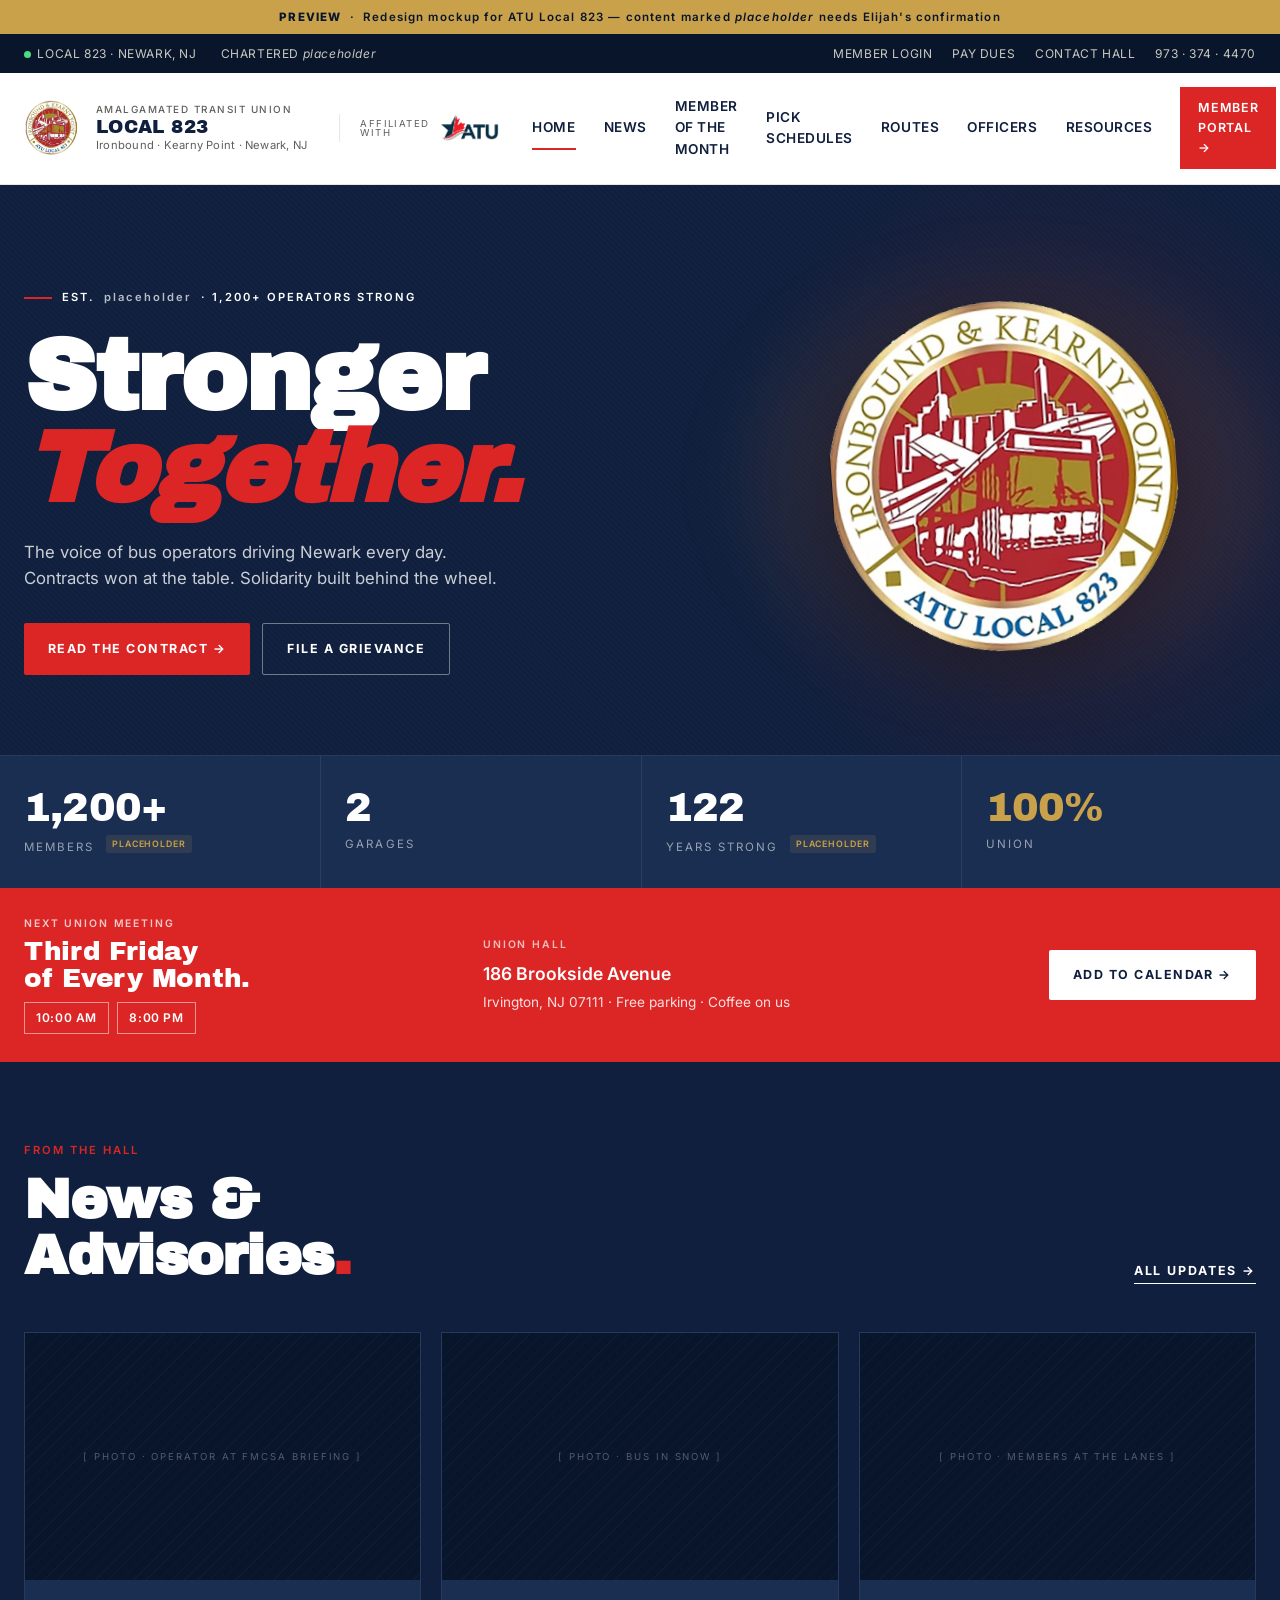
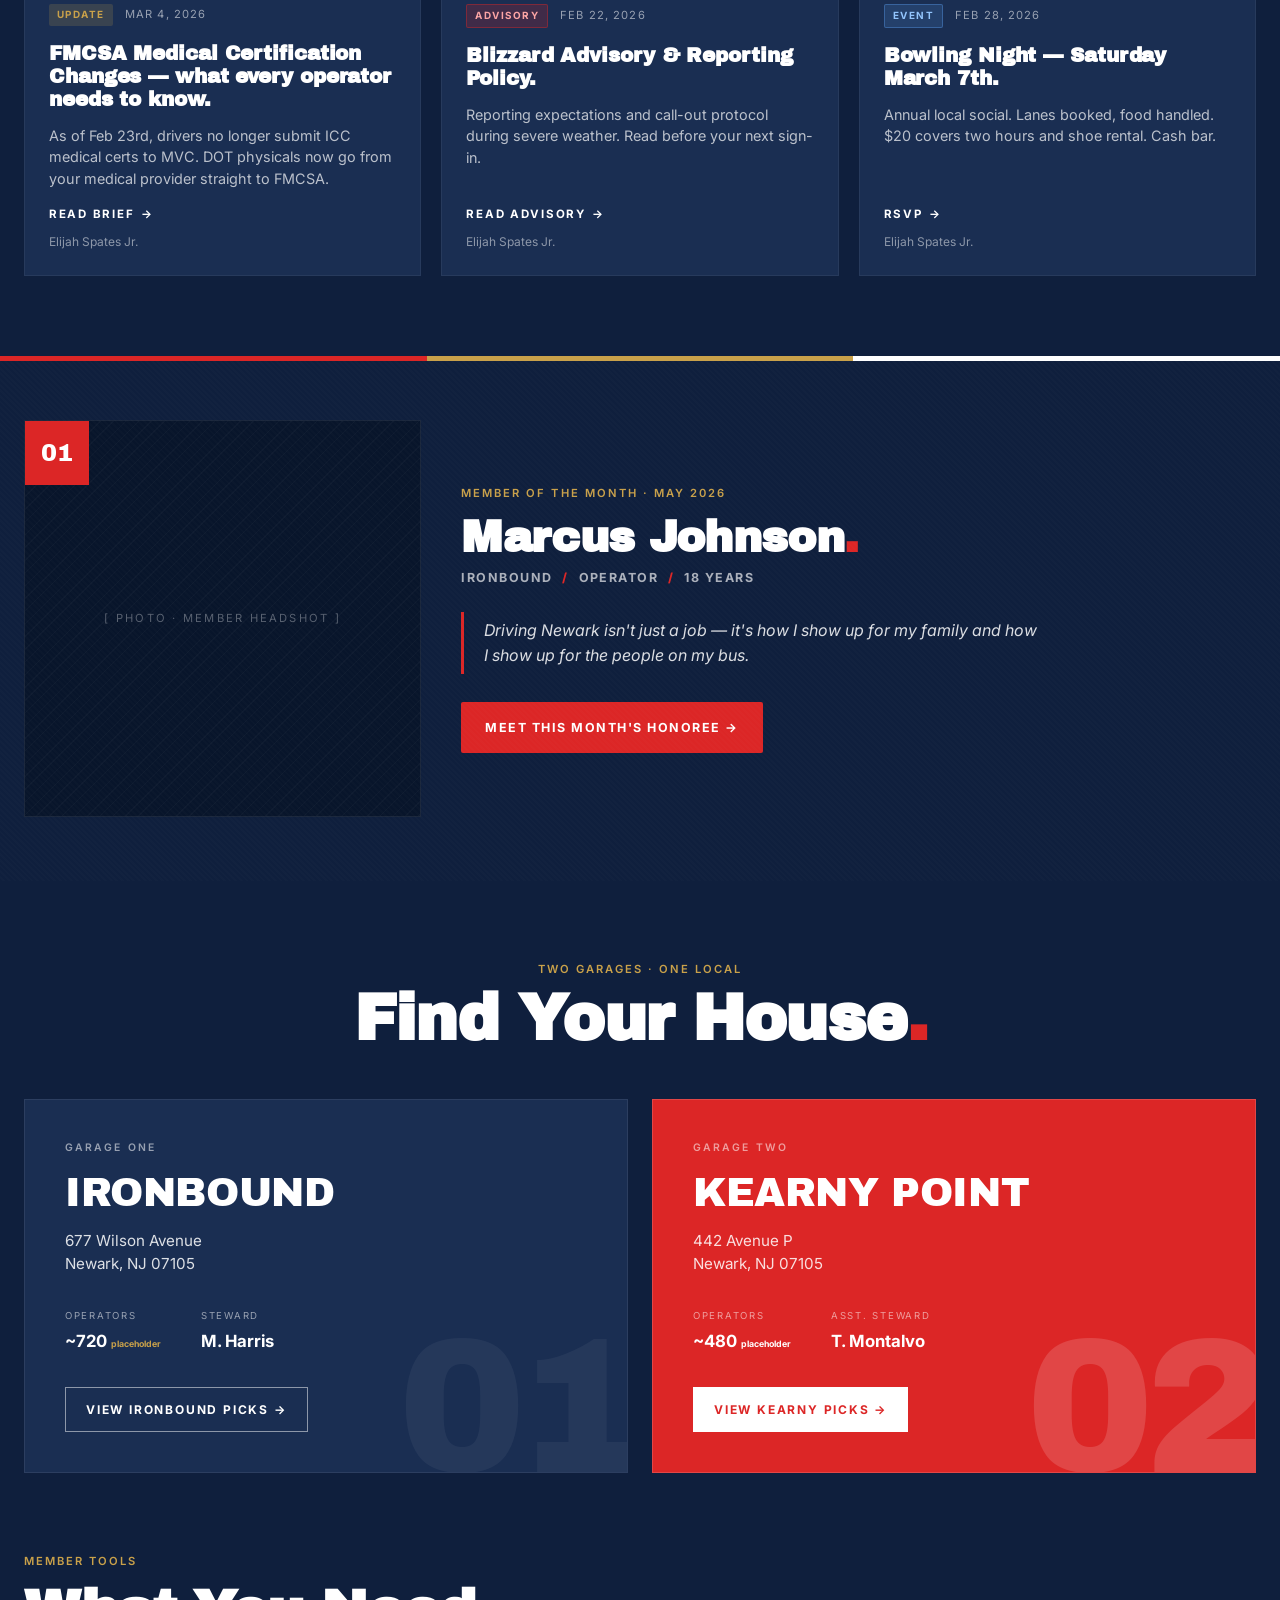
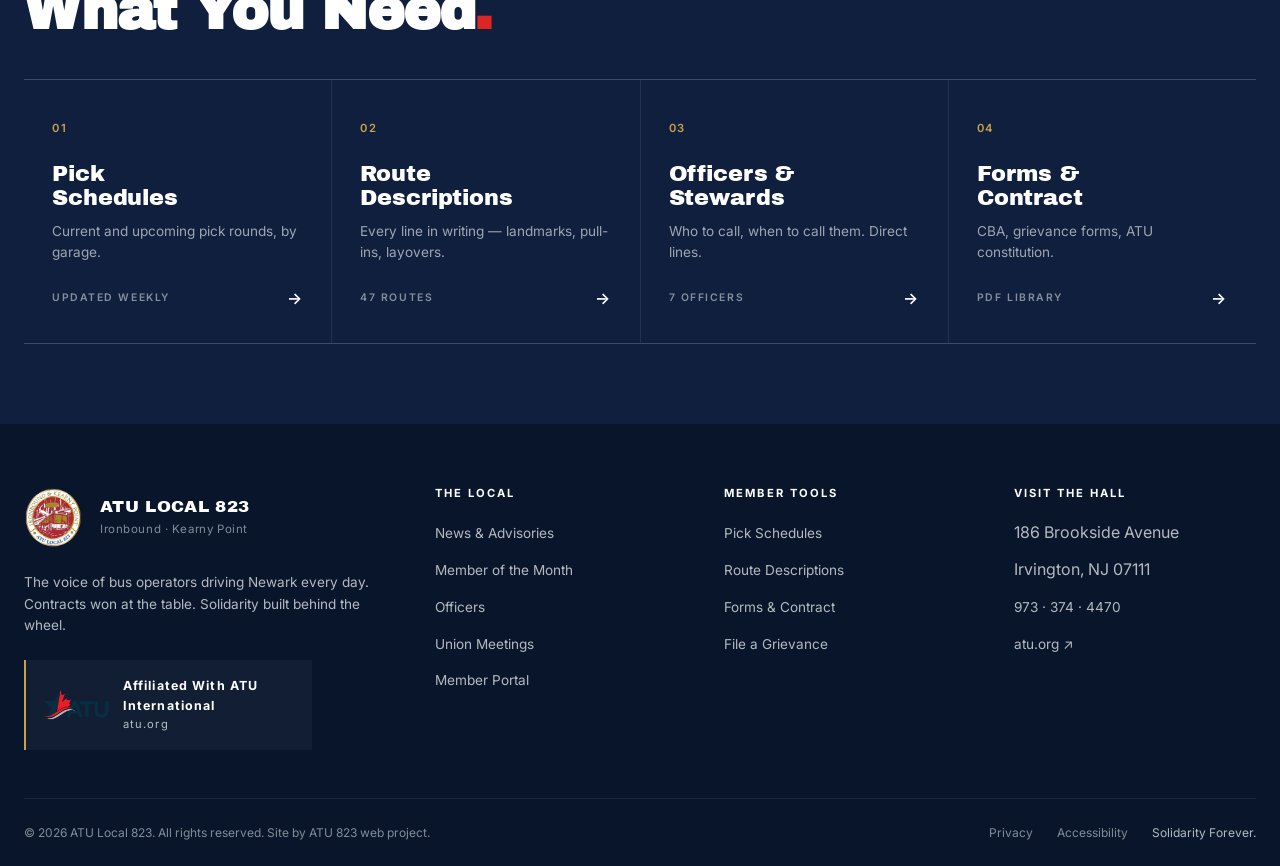
<file: index.html>
<!DOCTYPE html>
<html lang="en">
<head>
  <meta charset="UTF-8">
  <meta name="viewport" content="width=device-width, initial-scale=1.0">
  <title>ATU Local 823 — Stronger Together</title>
  <meta name="description" content="The official home of Amalgamated Transit Union Local 823 — representing bus operators of the Ironbound and Kearny Point garages in Newark, NJ.">
  <link rel="preconnect" href="https://fonts.googleapis.com">
  <link rel="preconnect" href="https://fonts.gstatic.com" crossorigin>
  <link href="https://fonts.googleapis.com/css2?family=Archivo+Black&family=Archivo:ital,wght@0,400;0,500;0,600;0,700;0,800;0,900;1,800;1,900&family=Inter:wght@400;500;600;700&display=swap" rel="stylesheet">
  <link rel="stylesheet" href="assets/style.css?v=2">
  <link rel="icon" type="image/png" href="assets/crest.png?v=2">
</head>
<body>

<!-- DEMO BANNER -->
<div class="demo-banner">
  <strong>PREVIEW</strong> &nbsp;·&nbsp; Redesign mockup for ATU Local 823 — content marked <em>placeholder</em> needs Elijah's confirmation
</div>

<!-- UTILITY BAR -->
<div class="utility-bar">
  <div class="container">
    <div class="utility-left">
      <span><span class="dot"></span>LOCAL 823 · NEWARK, NJ</span>
      <span>CHARTERED <em>placeholder</em></span>
    </div>
    <div class="utility-right">
      <a href="#">MEMBER LOGIN</a>
      <a href="#">PAY DUES</a>
      <a href="officers.html">CONTACT HALL</a>
      <span>973 · 374 · 4470</span>
    </div>
  </div>
</div>

<!-- MAIN NAV -->
<nav class="main-nav">
  <div class="container">
    <a href="index.html" class="brand-block">
      <img src="assets/crest.png?v=2" alt="ATU Local 823 crest" class="brand-crest">
      <div class="brand-text">
        <div class="brand-eyebrow">Amalgamated Transit Union</div>
        <div class="brand-name">LOCAL 823</div>
        <div class="brand-tagline">Ironbound · Kearny Point · Newark, NJ</div>
      </div>
    </a>
    <div class="affiliated-block">
      <span class="affiliated-label">Affiliated<br>With</span>
      <img src="assets/atu-logo.png?v=2" alt="ATU International">
    </div>
    <button class="menu-toggle" aria-label="Toggle menu" onclick="toggleMenu()">
      <div class="menu-icon" id="menuIcon">
        <span></span><span></span><span></span>
      </div>
    </button>
    <div class="nav-links" id="navLinks">
      <a href="index.html" class="active">Home</a>
      <a href="news.html">News</a>
      <a href="member-of-the-month.html">Member of the Month</a>
      <a href="pick-schedules.html">Pick Schedules</a>
      <a href="routes.html">Routes</a>
      <a href="officers.html">Officers</a>
      <a href="resources.html">Resources</a>
      <a href="#" class="nav-cta">Member Portal →</a>
    </div>
  </div>
</nav>

<!-- HERO -->
<section class="hero">
  <div class="container">
    <div class="hero-content">
      <div class="hero-badge">EST. <em style="font-style: normal; opacity: 0.7;">placeholder</em> · 1,200+ OPERATORS STRONG</div>
      <h1 class="hero-headline">
        Stronger
        <span class="red">Together.</span>
      </h1>
      <p class="hero-sub">
        The voice of bus operators driving Newark every day.<br>
        Contracts won at the table. Solidarity built behind the wheel.
      </p>
      <div class="hero-actions">
        <a href="resources.html" class="btn btn-red">Read the Contract →</a>
        <a href="officers.html" class="btn btn-outline">File a Grievance</a>
      </div>
    </div>
    <div class="hero-crest">
      <img src="assets/crest.png?v=2" alt="Local 823 Crest">
    </div>
  </div>
</section>

<!-- STATS -->
<section class="stats">
  <div class="container">
    <div class="stat">
      <div class="stat-num">1,200+</div>
      <div class="stat-label">Members <span class="stat-tag">placeholder</span></div>
    </div>
    <div class="stat">
      <div class="stat-num">2</div>
      <div class="stat-label">Garages</div>
    </div>
    <div class="stat">
      <div class="stat-num">122</div>
      <div class="stat-label">Years Strong <span class="stat-tag">placeholder</span></div>
    </div>
    <div class="stat">
      <div class="stat-num gold">100%</div>
      <div class="stat-label">Union</div>
    </div>
  </div>
</section>

<!-- MEETING BANNER -->
<section class="meeting-banner">
  <div class="container">
    <div>
      <div class="meeting-label">Next Union Meeting</div>
      <div class="meeting-headline">Third Friday<br>of Every Month.</div>
      <div class="meeting-times">
        <span>10:00 AM</span>
        <span>8:00 PM</span>
      </div>
    </div>
    <div>
      <div class="meeting-detail-label">Union Hall</div>
      <div class="meeting-detail-value">186 Brookside Avenue</div>
      <div class="meeting-detail-sub">Irvington, NJ 07111 · Free parking · Coffee on us</div>
    </div>
    <a href="#" class="btn btn-white">Add to Calendar →</a>
  </div>
</section>

<!-- NEWS -->
<section class="section dark">
  <div class="container">
    <div class="section-header">
      <div>
        <div class="eyebrow">From the Hall</div>
        <h2 class="section-title">News &amp;<br>Advisories<span class="accent">.</span></h2>
      </div>
      <a href="news.html" class="section-link">All Updates →</a>
    </div>

    <div class="news-grid">

      <a href="news-fmcsa.html" class="news-card">
        <div class="news-card-img">
          <span class="news-card-placeholder">[ Photo · Operator at FMCSA Briefing ]</span>
        </div>
        <div class="news-card-body">
          <div class="news-card-meta">
            <span class="news-tag update">Update</span>
            <span class="news-card-date">Mar 4, 2026</span>
          </div>
          <h3 class="news-card-title">FMCSA Medical Certification Changes — what every operator needs to know.</h3>
          <p class="news-card-excerpt">As of Feb 23rd, drivers no longer submit ICC medical certs to MVC. DOT physicals now go from your medical provider straight to FMCSA.</p>
          <span class="news-card-link">Read brief</span>
          <div class="news-card-author">Elijah Spates Jr.</div>
        </div>
      </a>

      <a href="news-blizzard.html" class="news-card">
        <div class="news-card-img">
          <span class="news-card-placeholder">[ Photo · Bus in Snow ]</span>
        </div>
        <div class="news-card-body">
          <div class="news-card-meta">
            <span class="news-tag advisory">Advisory</span>
            <span class="news-card-date">Feb 22, 2026</span>
          </div>
          <h3 class="news-card-title">Blizzard Advisory &amp; Reporting Policy.</h3>
          <p class="news-card-excerpt">Reporting expectations and call-out protocol during severe weather. Read before your next sign-in.</p>
          <span class="news-card-link">Read advisory</span>
          <div class="news-card-author">Elijah Spates Jr.</div>
        </div>
      </a>

      <a href="news-bowling.html" class="news-card">
        <div class="news-card-img">
          <span class="news-card-placeholder">[ Photo · Members at the Lanes ]</span>
        </div>
        <div class="news-card-body">
          <div class="news-card-meta">
            <span class="news-tag event">Event</span>
            <span class="news-card-date">Feb 28, 2026</span>
          </div>
          <h3 class="news-card-title">Bowling Night — Saturday March 7th.</h3>
          <p class="news-card-excerpt">Annual local social. Lanes booked, food handled. $20 covers two hours and shoe rental. Cash bar.</p>
          <span class="news-card-link">RSVP</span>
          <div class="news-card-author">Elijah Spates Jr.</div>
        </div>
      </a>

    </div>
  </div>
</section>

<!-- MEMBER OF THE MONTH TEASER -->
<section class="motm-teaser">
  <div class="motm-stripe-bar"></div>
  <div class="container">
    <div class="motm-teaser-grid">

      <div class="motm-teaser-photo">
        <span class="motm-photo-placeholder">[ Photo · Member Headshot ]</span>
        <!-- <img src="assets/members/may-2026.jpg" alt="Marcus Johnson, Member of the Month — May 2026"> -->
        <div class="motm-photo-badge">01</div>
      </div>

      <div class="motm-teaser-content">
        <div class="eyebrow gold">Member of the Month · May 2026</div>
        <h2 class="motm-teaser-name">Marcus Johnson<span class="accent">.</span></h2>
        <div class="motm-teaser-meta">
          <span>Ironbound</span>
          <span>Operator</span>
          <span>18 Years</span>
        </div>
        <p class="motm-teaser-quote">Driving Newark isn't just a job &mdash; it's how I show up for my family and how I show up for the people on my bus.<!-- placeholder: confirm quote with member --></p>
        <a href="member-of-the-month.html" class="btn btn-red">Meet This Month's Honoree &rarr;</a>
      </div>

    </div>
  </div>
</section>

<!-- GARAGES -->
<section class="garages">
  <div class="container">
    <div class="garages-header">
      <span class="eyebrow gold">Two Garages · One Local</span>
      <h2>Find Your House<span style="color: var(--red);">.</span></h2>
    </div>
    <div class="garage-grid">

      <a href="pick-schedules.html#ironbound" class="garage-card ib">
        <div class="garage-card-num">01</div>
        <div class="garage-eyebrow">Garage One</div>
        <div class="garage-name">IRONBOUND</div>
        <div class="garage-address">
          677 Wilson Avenue<br>
          Newark, NJ 07105
        </div>
        <div class="garage-stats">
          <div>
            <div class="garage-stat-label">Operators</div>
            <div class="garage-stat-value">~720 <span style="font-size: 0.55rem; color: var(--gold);">placeholder</span></div>
          </div>
          <div>
            <div class="garage-stat-label">Steward</div>
            <div class="garage-stat-value">M. Harris</div>
          </div>
        </div>
        <span class="garage-cta">View Ironbound Picks →</span>
      </a>

      <a href="pick-schedules.html#kearny" class="garage-card kp">
        <div class="garage-card-num">02</div>
        <div class="garage-eyebrow">Garage Two</div>
        <div class="garage-name">KEARNY POINT</div>
        <div class="garage-address">
          442 Avenue P<br>
          Newark, NJ 07105
        </div>
        <div class="garage-stats">
          <div>
            <div class="garage-stat-label">Operators</div>
            <div class="garage-stat-value">~480 <span style="font-size: 0.55rem;">placeholder</span></div>
          </div>
          <div>
            <div class="garage-stat-label">Asst. Steward</div>
            <div class="garage-stat-value">T. Montalvo</div>
          </div>
        </div>
        <span class="garage-cta">View Kearny Picks →</span>
      </a>

    </div>
  </div>
</section>

<!-- MEMBER TOOLS -->
<section class="tools-section">
  <div class="container">
    <div class="section-header" style="margin-bottom: 2.5rem;">
      <div>
        <div class="eyebrow gold">Member Tools</div>
        <h2 class="section-title">What You Need<span class="accent">.</span></h2>
      </div>
    </div>
  </div>
  <div class="container">
    <div class="tools-grid">

      <a href="pick-schedules.html" class="tool-card">
        <div class="tool-num">01</div>
        <div class="tool-title">Pick<br>Schedules</div>
        <div class="tool-desc">Current and upcoming pick rounds, by garage.</div>
        <div class="tool-meta">
          <span>Updated Weekly</span>
          <span class="arrow">→</span>
        </div>
      </a>

      <a href="routes.html" class="tool-card">
        <div class="tool-num">02</div>
        <div class="tool-title">Route<br>Descriptions</div>
        <div class="tool-desc">Every line in writing — landmarks, pull-ins, layovers.</div>
        <div class="tool-meta">
          <span>47 Routes</span>
          <span class="arrow">→</span>
        </div>
      </a>

      <a href="officers.html" class="tool-card">
        <div class="tool-num">03</div>
        <div class="tool-title">Officers &amp;<br>Stewards</div>
        <div class="tool-desc">Who to call, when to call them. Direct lines.</div>
        <div class="tool-meta">
          <span>7 Officers</span>
          <span class="arrow">→</span>
        </div>
      </a>

      <a href="resources.html" class="tool-card">
        <div class="tool-num">04</div>
        <div class="tool-title">Forms &amp;<br>Contract</div>
        <div class="tool-desc">CBA, grievance forms, ATU constitution.</div>
        <div class="tool-meta">
          <span>PDF Library</span>
          <span class="arrow">→</span>
        </div>
      </a>

    </div>
  </div>
</section>

<!-- FOOTER -->
<footer class="footer">
  <div class="container">
    <div class="footer-top">
      <div>
        <div class="footer-brand-row">
          <img src="assets/crest.png?v=2" alt="Local 823 Crest" class="crest">
          <div>
            <div class="footer-brand-text">ATU LOCAL 823</div>
            <div class="footer-brand-sub">Ironbound · Kearny Point</div>
          </div>
        </div>
        <p class="footer-tagline">
          The voice of bus operators driving Newark every day. Contracts won at the table. Solidarity built behind the wheel.
        </p>
        <div class="footer-affiliated">
          <img src="assets/atu-logo.png?v=2" alt="ATU International">
          <div class="footer-affiliated-text">
            <strong>Affiliated With ATU International</strong>
            atu.org
          </div>
        </div>
      </div>
      <div class="footer-col">
        <h4>The Local</h4>
        <ul>
          <li><a href="news.html">News &amp; Advisories</a></li>
          <li><a href="member-of-the-month.html">Member of the Month</a></li>
          <li><a href="officers.html">Officers</a></li>
          <li><a href="#">Union Meetings</a></li>
          <li><a href="#">Member Portal</a></li>
        </ul>
      </div>
      <div class="footer-col">
        <h4>Member Tools</h4>
        <ul>
          <li><a href="pick-schedules.html">Pick Schedules</a></li>
          <li><a href="routes.html">Route Descriptions</a></li>
          <li><a href="resources.html">Forms &amp; Contract</a></li>
          <li><a href="#">File a Grievance</a></li>
        </ul>
      </div>
      <div class="footer-col">
        <h4>Visit the Hall</h4>
        <ul>
          <li>186 Brookside Avenue</li>
          <li>Irvington, NJ 07111</li>
          <li><a href="tel:9733744470">973 · 374 · 4470</a></li>
          <li><a href="https://www.atu.org" target="_blank">atu.org ↗</a></li>
        </ul>
      </div>
    </div>
    <div class="footer-bottom">
      <p>© 2026 ATU Local 823. All rights reserved. Site by ATU 823 web project.</p>
      <div class="footer-bottom-right">
        <a href="#">Privacy</a>
        <a href="#">Accessibility</a>
        <span>Solidarity Forever.</span>
      </div>
    </div>
  </div>
</footer>

<script>
function toggleMenu() {
  const links = document.getElementById('navLinks');
  const icon = document.getElementById('menuIcon');
  links.classList.toggle('open');
  icon.classList.toggle('open');
}
</script>

</body>
</html>
</file>
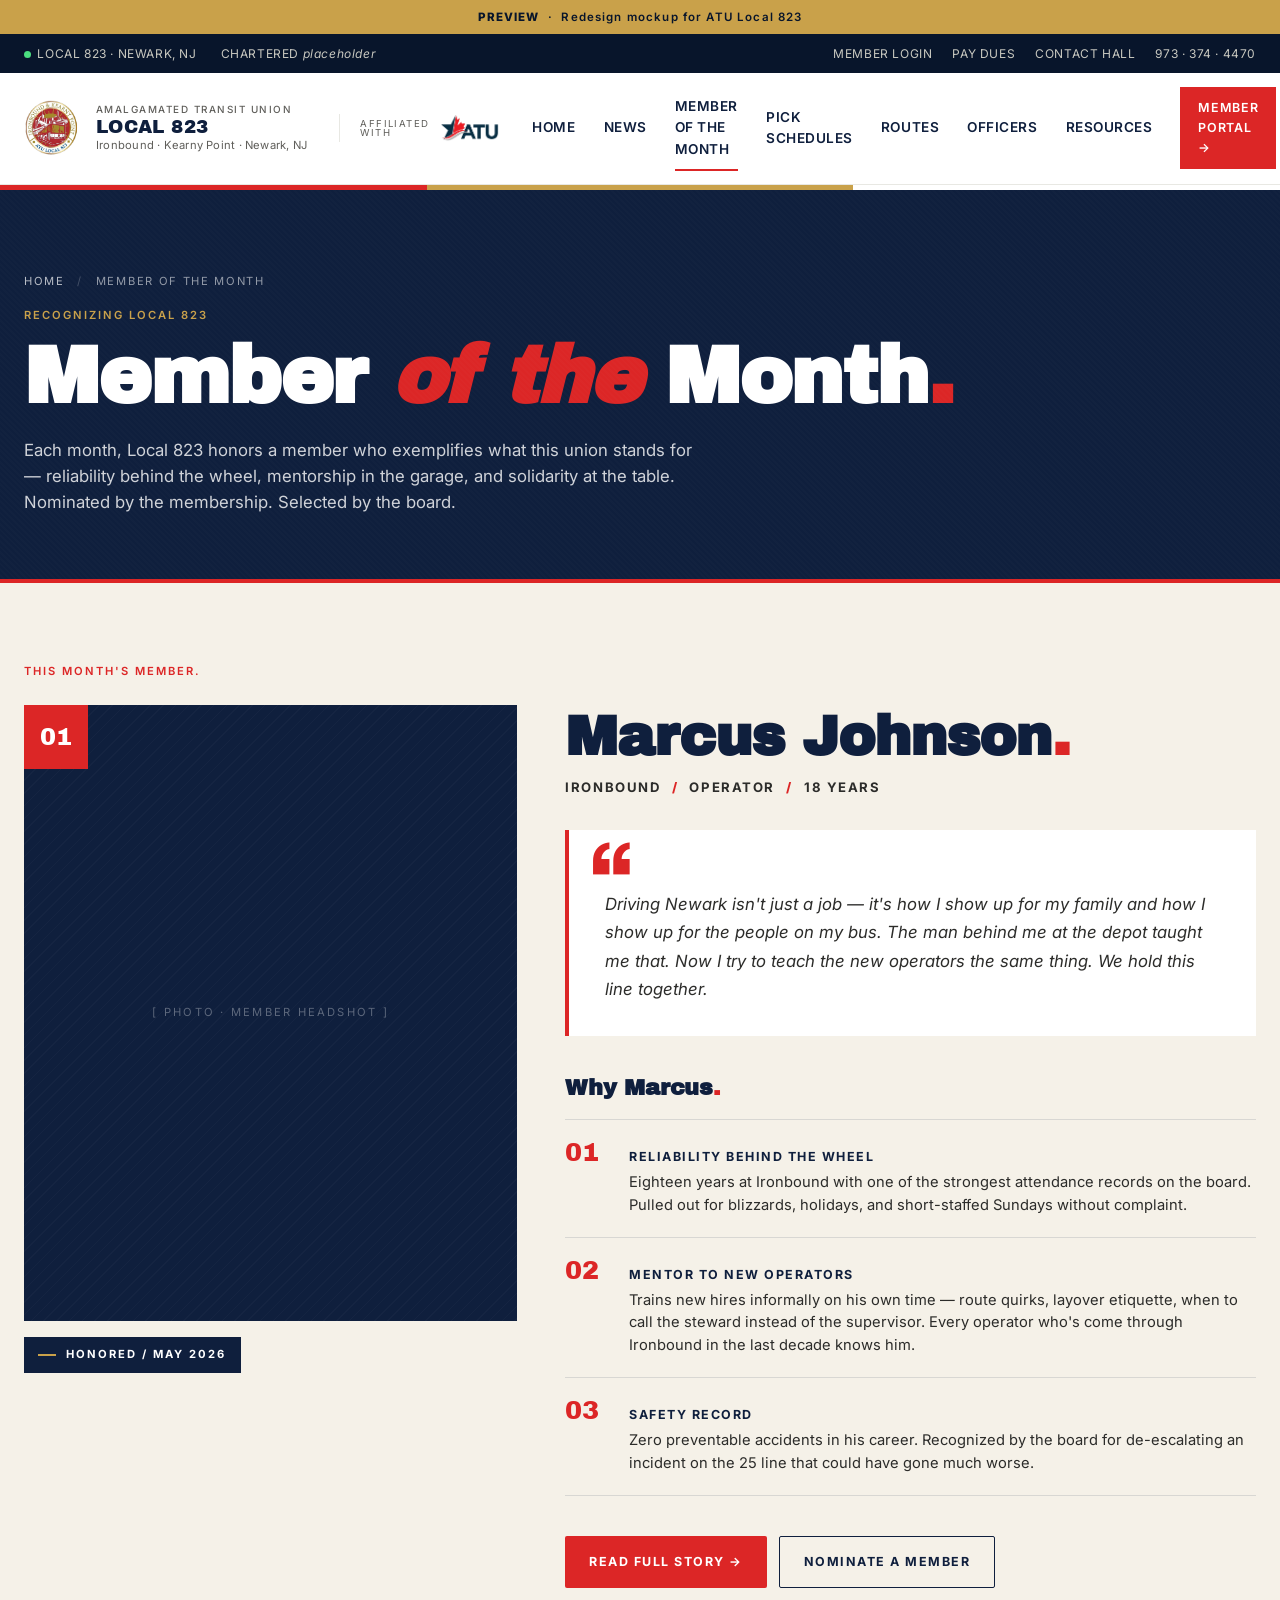
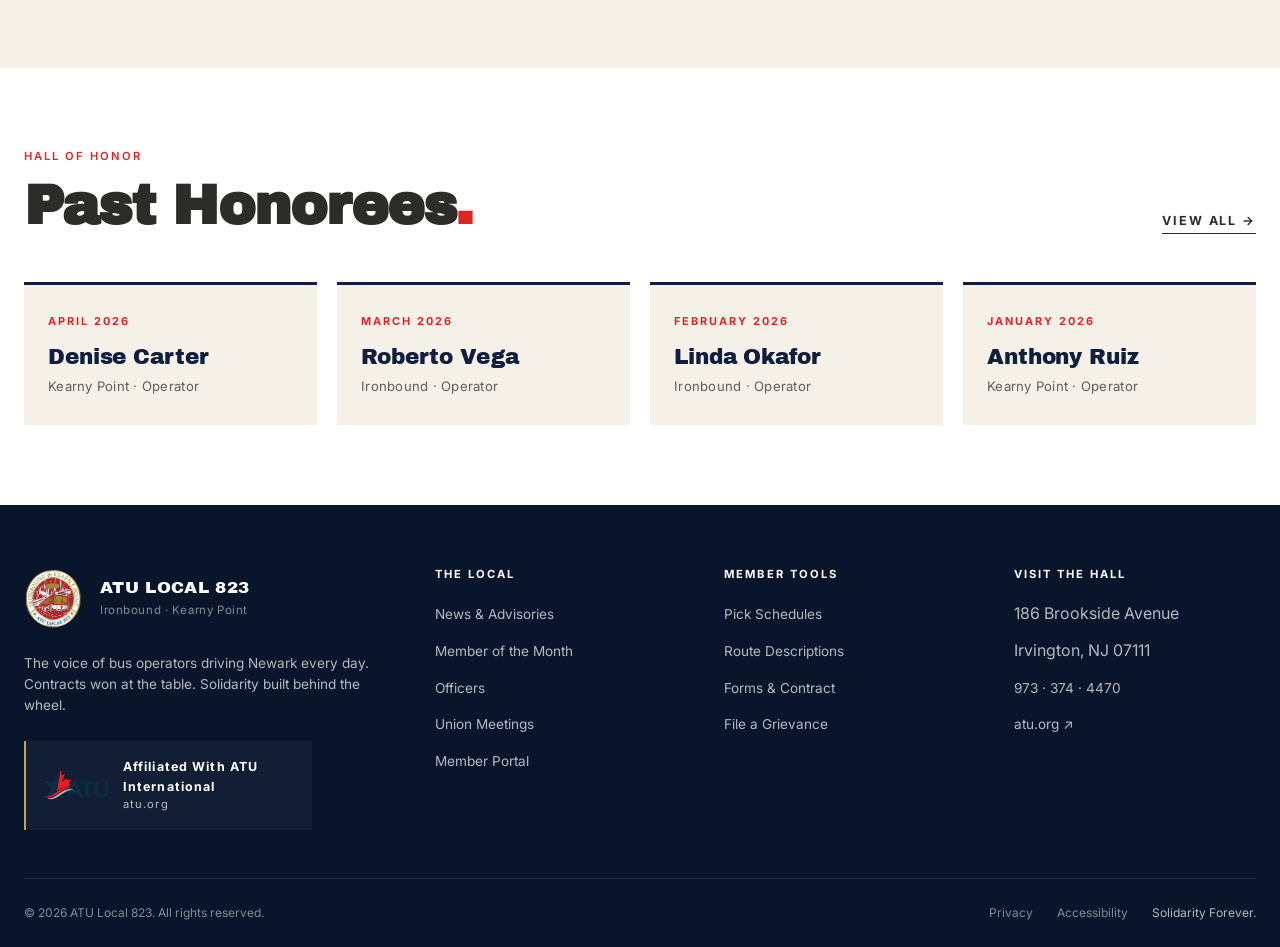
<file: member-of-the-month.html>
<!DOCTYPE html>
<html lang="en">
<head>
  <meta charset="UTF-8">
  <meta name="viewport" content="width=device-width, initial-scale=1.0">
  <title>Member of the Month — ATU Local 823</title>
  <meta name="description" content="Each month, Local 823 honors a member who exemplifies what this union stands for. Reliability behind the wheel, mentorship in the garage, and solidarity at the table.">
  <link rel="preconnect" href="https://fonts.googleapis.com">
  <link rel="preconnect" href="https://fonts.gstatic.com" crossorigin>
  <link href="https://fonts.googleapis.com/css2?family=Archivo+Black&family=Archivo:ital,wght@0,400;0,500;0,600;0,700;0,800;0,900;1,800;1,900&family=Inter:wght@400;500;600;700&display=swap" rel="stylesheet">
  <link rel="stylesheet" href="assets/style.css?v=2">
  <link rel="icon" type="image/png" href="assets/crest.png?v=2">
</head>
<body>

<div class="demo-banner">
  <strong>PREVIEW</strong> &nbsp;·&nbsp; Redesign mockup for ATU Local 823
</div>

<div class="utility-bar">
  <div class="container">
    <div class="utility-left">
      <span><span class="dot"></span>LOCAL 823 · NEWARK, NJ</span>
      <span>CHARTERED <em>placeholder</em></span>
    </div>
    <div class="utility-right">
      <a href="#">MEMBER LOGIN</a>
      <a href="#">PAY DUES</a>
      <a href="officers.html">CONTACT HALL</a>
      <span>973 · 374 · 4470</span>
    </div>
  </div>
</div>

<nav class="main-nav">
  <div class="container">
    <a href="index.html" class="brand-block">
      <img src="assets/crest.png?v=2" alt="ATU Local 823 crest" class="brand-crest">
      <div class="brand-text">
        <div class="brand-eyebrow">Amalgamated Transit Union</div>
        <div class="brand-name">LOCAL 823</div>
        <div class="brand-tagline">Ironbound · Kearny Point · Newark, NJ</div>
      </div>
    </a>
    <div class="affiliated-block">
      <span class="affiliated-label">Affiliated<br>With</span>
      <img src="assets/atu-logo.png?v=2" alt="ATU International">
    </div>
    <button class="menu-toggle" aria-label="Toggle menu" onclick="toggleMenu()">
      <div class="menu-icon" id="menuIcon"><span></span><span></span><span></span></div>
    </button>
    <div class="nav-links" id="navLinks">
      <a href="index.html">Home</a>
      <a href="news.html">News</a>
      <a href="member-of-the-month.html" class="active">Member of the Month</a>
      <a href="pick-schedules.html">Pick Schedules</a>
      <a href="routes.html">Routes</a>
      <a href="officers.html">Officers</a>
      <a href="resources.html">Resources</a>
      <a href="#" class="nav-cta">Member Portal &rarr;</a>
    </div>
  </div>
</nav>

<!-- HERO -->
<section class="motm-hero">
  <div class="motm-stripe-bar"></div>
  <div class="container">
    <div class="breadcrumbs">
      <a href="index.html">Home</a> <span>/</span> Member of the Month
    </div>
    <div class="eyebrow gold">Recognizing Local 823</div>
    <h1 class="motm-hero-title">Member <span class="red">of the</span> Month<span class="accent">.</span></h1>
    <p class="motm-hero-lede">Each month, Local 823 honors a member who exemplifies what this union stands for &mdash; reliability behind the wheel, mentorship in the garage, and solidarity at the table. Nominated by the membership. Selected by the board.</p>
  </div>
</section>

<!-- FEATURED MEMBER -->
<section class="motm-featured">
  <div class="container">
    <div class="eyebrow motm-section-label">This Month's Member.</div>

    <div class="motm-featured-grid">

      <div class="motm-photo-wrap">
        <div class="motm-photo">
          <span class="motm-photo-placeholder">[ Photo · Member Headshot ]</span>
          <!-- <img src="assets/members/may-2026.jpg" alt="Marcus Johnson, Member of the Month — May 2026"> -->
          <div class="motm-photo-badge">01</div>
        </div>
        <div class="motm-photo-tag">Honored / May 2026</div>
      </div>

      <div class="motm-content">
        <h2 class="motm-name">Marcus Johnson<span class="accent">.</span><!-- placeholder: confirm name with Elijah --></h2>

        <div class="motm-meta">
          <span>Ironbound</span>
          <span>Operator</span>
          <span>18 Years<!-- placeholder: confirm tenure --></span>
        </div>

        <div class="motm-quote-card">
          <p class="motm-quote-text">Driving Newark isn't just a job &mdash; it's how I show up for my family and how I show up for the people on my bus. The man behind me at the depot taught me that. Now I try to teach the new operators the same thing. We hold this line together.<!-- placeholder: confirm quote with member --></p>
        </div>

        <h3 class="motm-why-title">Why Marcus<span class="accent">.</span></h3>

        <ol class="motm-accomplishments">
          <li>
            <div>
              <h3>Reliability behind the wheel</h3>
              <p>Eighteen years at Ironbound with one of the strongest attendance records on the board. Pulled out for blizzards, holidays, and short-staffed Sundays without complaint.<!-- placeholder: confirm specifics --></p>
            </div>
          </li>
          <li>
            <div>
              <h3>Mentor to new operators</h3>
              <p>Trains new hires informally on his own time &mdash; route quirks, layover etiquette, when to call the steward instead of the supervisor. Every operator who's come through Ironbound in the last decade knows him.<!-- placeholder: confirm specifics --></p>
            </div>
          </li>
          <li>
            <div>
              <h3>Safety record</h3>
              <p>Zero preventable accidents in his career. Recognized by the board for de-escalating an incident on the 25 line that could have gone much worse.<!-- placeholder: confirm specifics --></p>
            </div>
          </li>
        </ol>

        <div class="motm-actions">
          <a href="#" class="btn btn-red">Read Full Story &rarr;</a>
          <a href="#" class="btn btn-outline-navy">Nominate a Member</a>
        </div>
      </div>

    </div>
  </div>
</section>

<!-- PAST HONOREES -->
<section class="motm-past">
  <div class="container">
    <div class="section-header">
      <div>
        <div class="eyebrow">Hall of Honor</div>
        <h2 class="section-title">Past Honorees<span class="accent">.</span></h2>
      </div>
      <a href="#" class="section-link">View All &rarr;</a>
    </div>

    <div class="motm-past-grid">

      <a href="#" class="motm-past-card">
        <div class="motm-past-month">April 2026</div>
        <div class="motm-past-name">Denise Carter<!-- placeholder --></div>
        <div class="motm-past-role">Kearny Point · Operator</div>
      </a>

      <a href="#" class="motm-past-card">
        <div class="motm-past-month">March 2026</div>
        <div class="motm-past-name">Roberto Vega<!-- placeholder --></div>
        <div class="motm-past-role">Ironbound · Operator</div>
      </a>

      <a href="#" class="motm-past-card">
        <div class="motm-past-month">February 2026</div>
        <div class="motm-past-name">Linda Okafor<!-- placeholder --></div>
        <div class="motm-past-role">Ironbound · Operator</div>
      </a>

      <a href="#" class="motm-past-card">
        <div class="motm-past-month">January 2026</div>
        <div class="motm-past-name">Anthony Ruiz<!-- placeholder --></div>
        <div class="motm-past-role">Kearny Point · Operator</div>
      </a>

    </div>
  </div>
</section>

<footer class="footer">
  <div class="container">
    <div class="footer-top">
      <div>
        <div class="footer-brand-row">
          <img src="assets/crest.png?v=2" alt="Local 823 Crest" class="crest">
          <div>
            <div class="footer-brand-text">ATU LOCAL 823</div>
            <div class="footer-brand-sub">Ironbound · Kearny Point</div>
          </div>
        </div>
        <p class="footer-tagline">
          The voice of bus operators driving Newark every day. Contracts won at the table. Solidarity built behind the wheel.
        </p>
        <div class="footer-affiliated">
          <img src="assets/atu-logo.png?v=2" alt="ATU International">
          <div class="footer-affiliated-text">
            <strong>Affiliated With ATU International</strong>
            atu.org
          </div>
        </div>
      </div>
      <div class="footer-col">
        <h4>The Local</h4>
        <ul>
          <li><a href="news.html">News &amp; Advisories</a></li>
          <li><a href="member-of-the-month.html">Member of the Month</a></li>
          <li><a href="officers.html">Officers</a></li>
          <li><a href="#">Union Meetings</a></li>
          <li><a href="#">Member Portal</a></li>
        </ul>
      </div>
      <div class="footer-col">
        <h4>Member Tools</h4>
        <ul>
          <li><a href="pick-schedules.html">Pick Schedules</a></li>
          <li><a href="routes.html">Route Descriptions</a></li>
          <li><a href="resources.html">Forms &amp; Contract</a></li>
          <li><a href="#">File a Grievance</a></li>
        </ul>
      </div>
      <div class="footer-col">
        <h4>Visit the Hall</h4>
        <ul>
          <li>186 Brookside Avenue</li>
          <li>Irvington, NJ 07111</li>
          <li><a href="tel:9733744470">973 · 374 · 4470</a></li>
          <li><a href="https://www.atu.org" target="_blank">atu.org &#8599;</a></li>
        </ul>
      </div>
    </div>
    <div class="footer-bottom">
      <p>&copy; 2026 ATU Local 823. All rights reserved.</p>
      <div class="footer-bottom-right">
        <a href="#">Privacy</a>
        <a href="#">Accessibility</a>
        <span>Solidarity Forever.</span>
      </div>
    </div>
  </div>
</footer>

<script>
function toggleMenu() {
  const links = document.getElementById('navLinks');
  const icon = document.getElementById('menuIcon');
  links.classList.toggle('open');
  icon.classList.toggle('open');
}
</script>

</body>
</html>
</file>
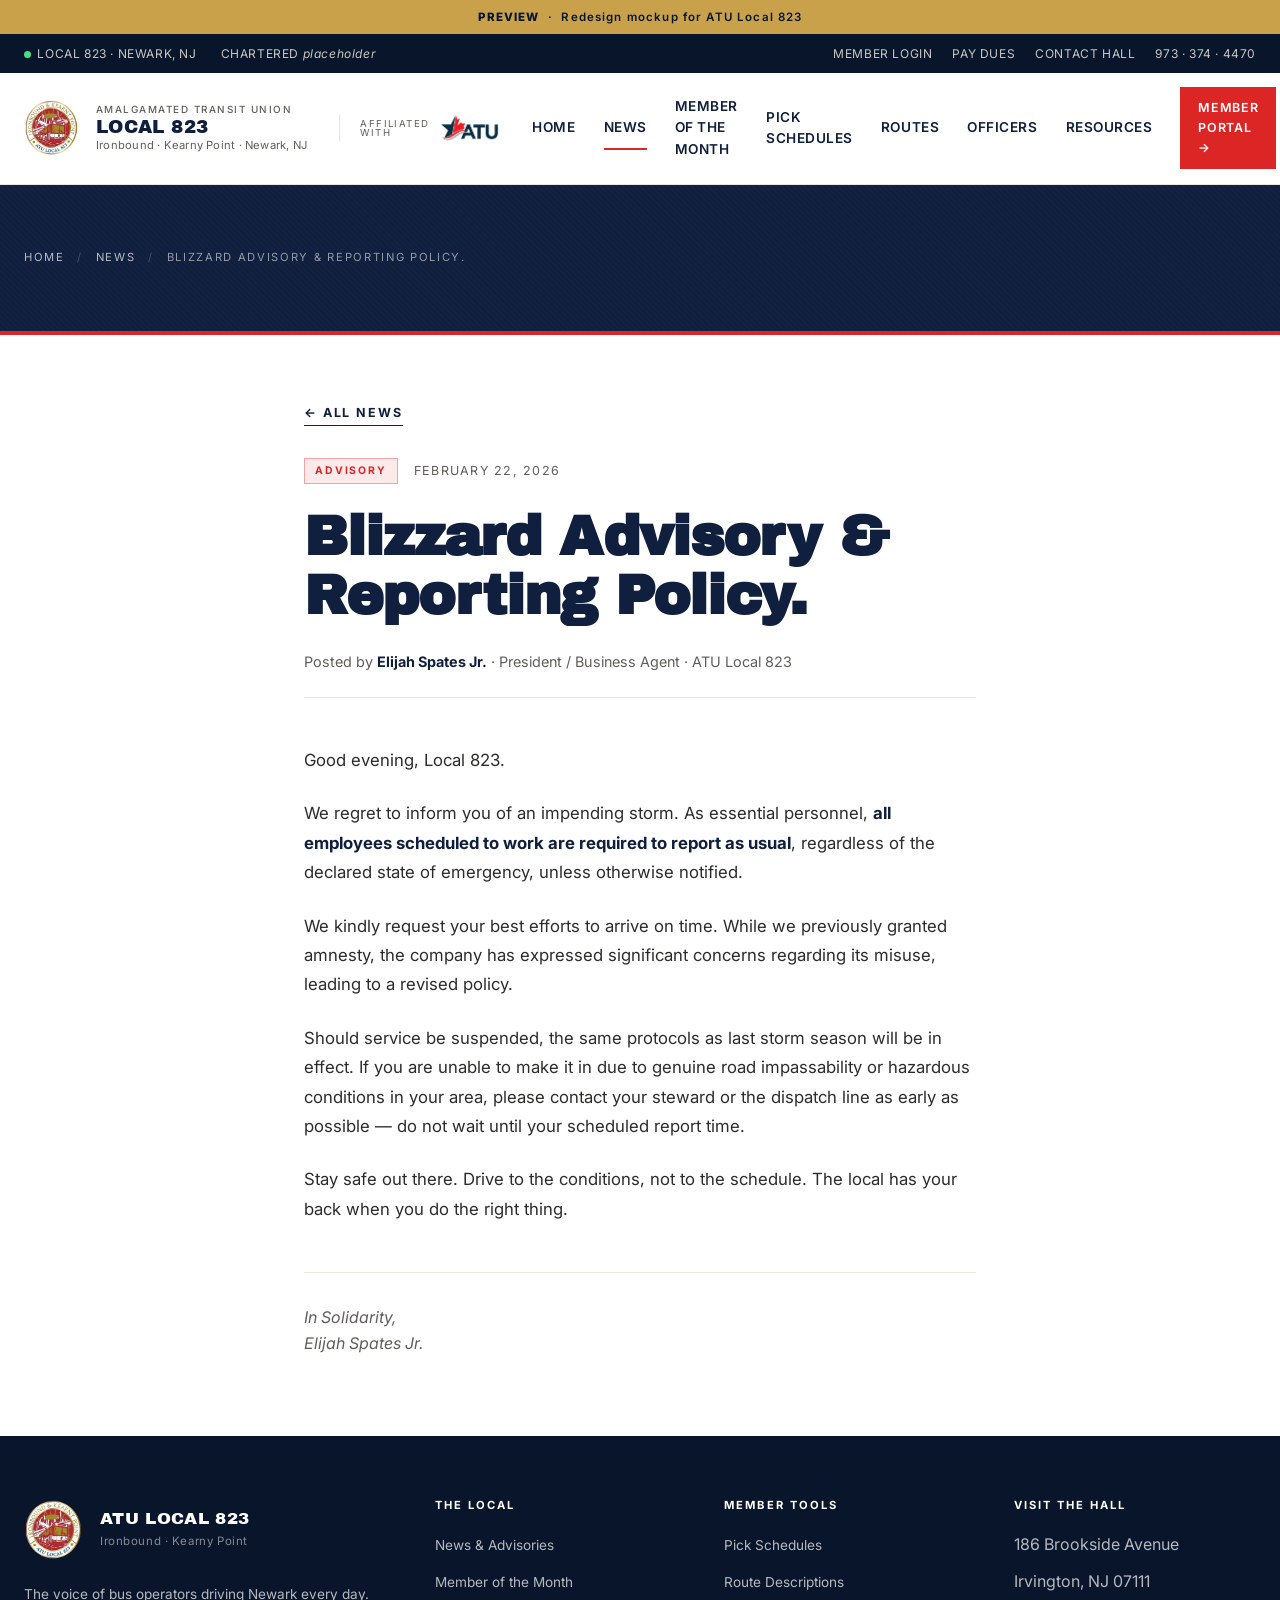
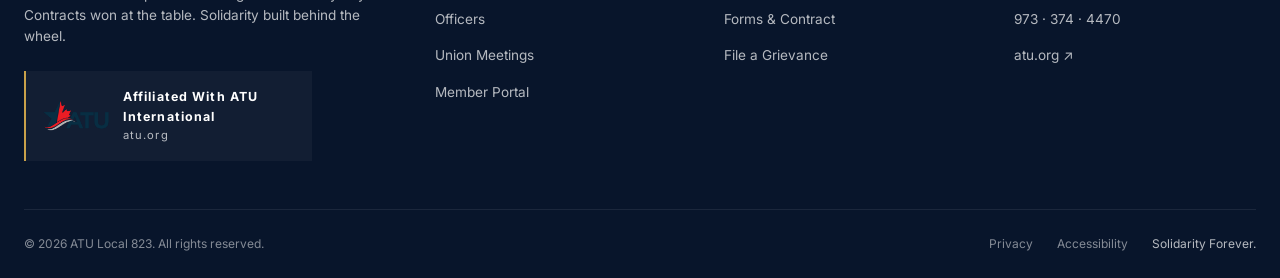
<file: news-blizzard.html>
<!DOCTYPE html>
<html lang="en">
<head>
  <meta charset="UTF-8">
  <meta name="viewport" content="width=device-width, initial-scale=1.0">
  <title>Blizzard Advisory & Reporting Policy — ATU Local 823</title>
  <meta name="description" content="Reporting expectations and call-out protocol during severe weather.">
  <link rel="preconnect" href="https://fonts.googleapis.com">
  <link rel="preconnect" href="https://fonts.gstatic.com" crossorigin>
  <link href="https://fonts.googleapis.com/css2?family=Archivo+Black&family=Archivo:ital,wght@0,400;0,500;0,600;0,700;0,800;0,900;1,800;1,900&family=Inter:wght@400;500;600;700&display=swap" rel="stylesheet">
  <link rel="stylesheet" href="assets/style.css?v=2">
  <link rel="icon" type="image/png" href="assets/crest.png?v=2">
</head>
<body>

<div class="demo-banner">
  <strong>PREVIEW</strong> &nbsp;·&nbsp; Redesign mockup for ATU Local 823
</div>

<div class="utility-bar">
  <div class="container">
    <div class="utility-left">
      <span><span class="dot"></span>LOCAL 823 · NEWARK, NJ</span>
      <span>CHARTERED <em>placeholder</em></span>
    </div>
    <div class="utility-right">
      <a href="#">MEMBER LOGIN</a>
      <a href="#">PAY DUES</a>
      <a href="officers.html">CONTACT HALL</a>
      <span>973 · 374 · 4470</span>
    </div>
  </div>
</div>
<nav class="main-nav">
  <div class="container">
    <a href="index.html" class="brand-block">
      <img src="assets/crest.png?v=2" alt="ATU Local 823 crest" class="brand-crest">
      <div class="brand-text">
        <div class="brand-eyebrow">Amalgamated Transit Union</div>
        <div class="brand-name">LOCAL 823</div>
        <div class="brand-tagline">Ironbound · Kearny Point · Newark, NJ</div>
      </div>
    </a>
    <div class="affiliated-block">
      <span class="affiliated-label">Affiliated<br>With</span>
      <img src="assets/atu-logo.png?v=2" alt="ATU International">
    </div>
    <button class="menu-toggle" aria-label="Toggle menu" onclick="toggleMenu()">
      <div class="menu-icon" id="menuIcon"><span></span><span></span><span></span></div>
    </button>
    <div class="nav-links" id="navLinks">
      <a href="index.html">Home</a>
      <a href="news.html" class="active">News</a>
      <a href="member-of-the-month.html">Member of the Month</a>
      <a href="pick-schedules.html">Pick Schedules</a>
      <a href="routes.html">Routes</a>
      <a href="officers.html">Officers</a>
      <a href="resources.html">Resources</a>
      <a href="#" class="nav-cta">Member Portal &rarr;</a>
    </div>
  </div>
</nav>
<header class="page-header">
  <div class="container">
    <div class="breadcrumbs">
      <a href="index.html">Home</a> <span>/</span> <a href="news.html">News</a> <span>/</span> Blizzard Advisory &amp; Reporting Policy.
    </div>
  </div>
</header>

<article>
  <div class="article-wrap">
    <a href="news.html" class="article-back">&larr; All News</a>

    <div class="article-meta">
      <span class="article-tag advisory">Advisory</span>
      <span class="article-date">February 22, 2026</span>
    </div>

    <h1 class="article-title">Blizzard Advisory &amp; Reporting Policy.</h1>

    <p class="article-author">Posted by <strong>Elijah Spates Jr.</strong> &middot; President / Business Agent &middot; ATU Local 823</p>

    <div class="article-body">
      
<p>Good evening, Local 823.</p>

<p>We regret to inform you of an impending storm. As essential personnel, <strong>all employees scheduled to work are required to report as usual</strong>, regardless of the declared state of emergency, unless otherwise notified.</p>

<p>We kindly request your best efforts to arrive on time. While we previously granted amnesty, the company has expressed significant concerns regarding its misuse, leading to a revised policy.</p>

<p>Should service be suspended, the same protocols as last storm season will be in effect. If you are unable to make it in due to genuine road impassability or hazardous conditions in your area, please contact your steward or the dispatch line as early as possible &mdash; do not wait until your scheduled report time.</p>

<p>Stay safe out there. Drive to the conditions, not to the schedule. The local has your back when you do the right thing.</p>

    </div>

    <div class="article-sign-off">
      In Solidarity,<br>
      Elijah Spates Jr.
    </div>
  </div>
</article>
<footer class="footer">
  <div class="container">
    <div class="footer-top">
      <div>
        <div class="footer-brand-row">
          <img src="assets/crest.png?v=2" alt="Local 823 Crest" class="crest">
          <div>
            <div class="footer-brand-text">ATU LOCAL 823</div>
            <div class="footer-brand-sub">Ironbound &middot; Kearny Point</div>
          </div>
        </div>
        <p class="footer-tagline">
          The voice of bus operators driving Newark every day. Contracts won at the table. Solidarity built behind the wheel.
        </p>
        <div class="footer-affiliated">
          <img src="assets/atu-logo.png?v=2" alt="ATU International">
          <div class="footer-affiliated-text">
            <strong>Affiliated With ATU International</strong>
            atu.org
          </div>
        </div>
      </div>
      <div class="footer-col">
        <h4>The Local</h4>
        <ul>
          <li><a href="news.html">News &amp; Advisories</a></li>
          <li><a href="member-of-the-month.html">Member of the Month</a></li>
          <li><a href="officers.html">Officers</a></li>
          <li><a href="#">Union Meetings</a></li>
          <li><a href="#">Member Portal</a></li>
        </ul>
      </div>
      <div class="footer-col">
        <h4>Member Tools</h4>
        <ul>
          <li><a href="pick-schedules.html">Pick Schedules</a></li>
          <li><a href="routes.html">Route Descriptions</a></li>
          <li><a href="resources.html">Forms &amp; Contract</a></li>
          <li><a href="#">File a Grievance</a></li>
        </ul>
      </div>
      <div class="footer-col">
        <h4>Visit the Hall</h4>
        <ul>
          <li>186 Brookside Avenue</li>
          <li>Irvington, NJ 07111</li>
          <li><a href="tel:9733744470">973 &middot; 374 &middot; 4470</a></li>
          <li><a href="https://www.atu.org" target="_blank">atu.org &#8599;</a></li>
        </ul>
      </div>
    </div>
    <div class="footer-bottom">
      <p>&copy; 2026 ATU Local 823. All rights reserved.</p>
      <div class="footer-bottom-right">
        <a href="#">Privacy</a>
        <a href="#">Accessibility</a>
        <span>Solidarity Forever.</span>
      </div>
    </div>
  </div>
</footer>

<script>
function toggleMenu() {
  const links = document.getElementById('navLinks');
  const icon = document.getElementById('menuIcon');
  links.classList.toggle('open');
  icon.classList.toggle('open');
}
</script>

</body>
</html>
</file>
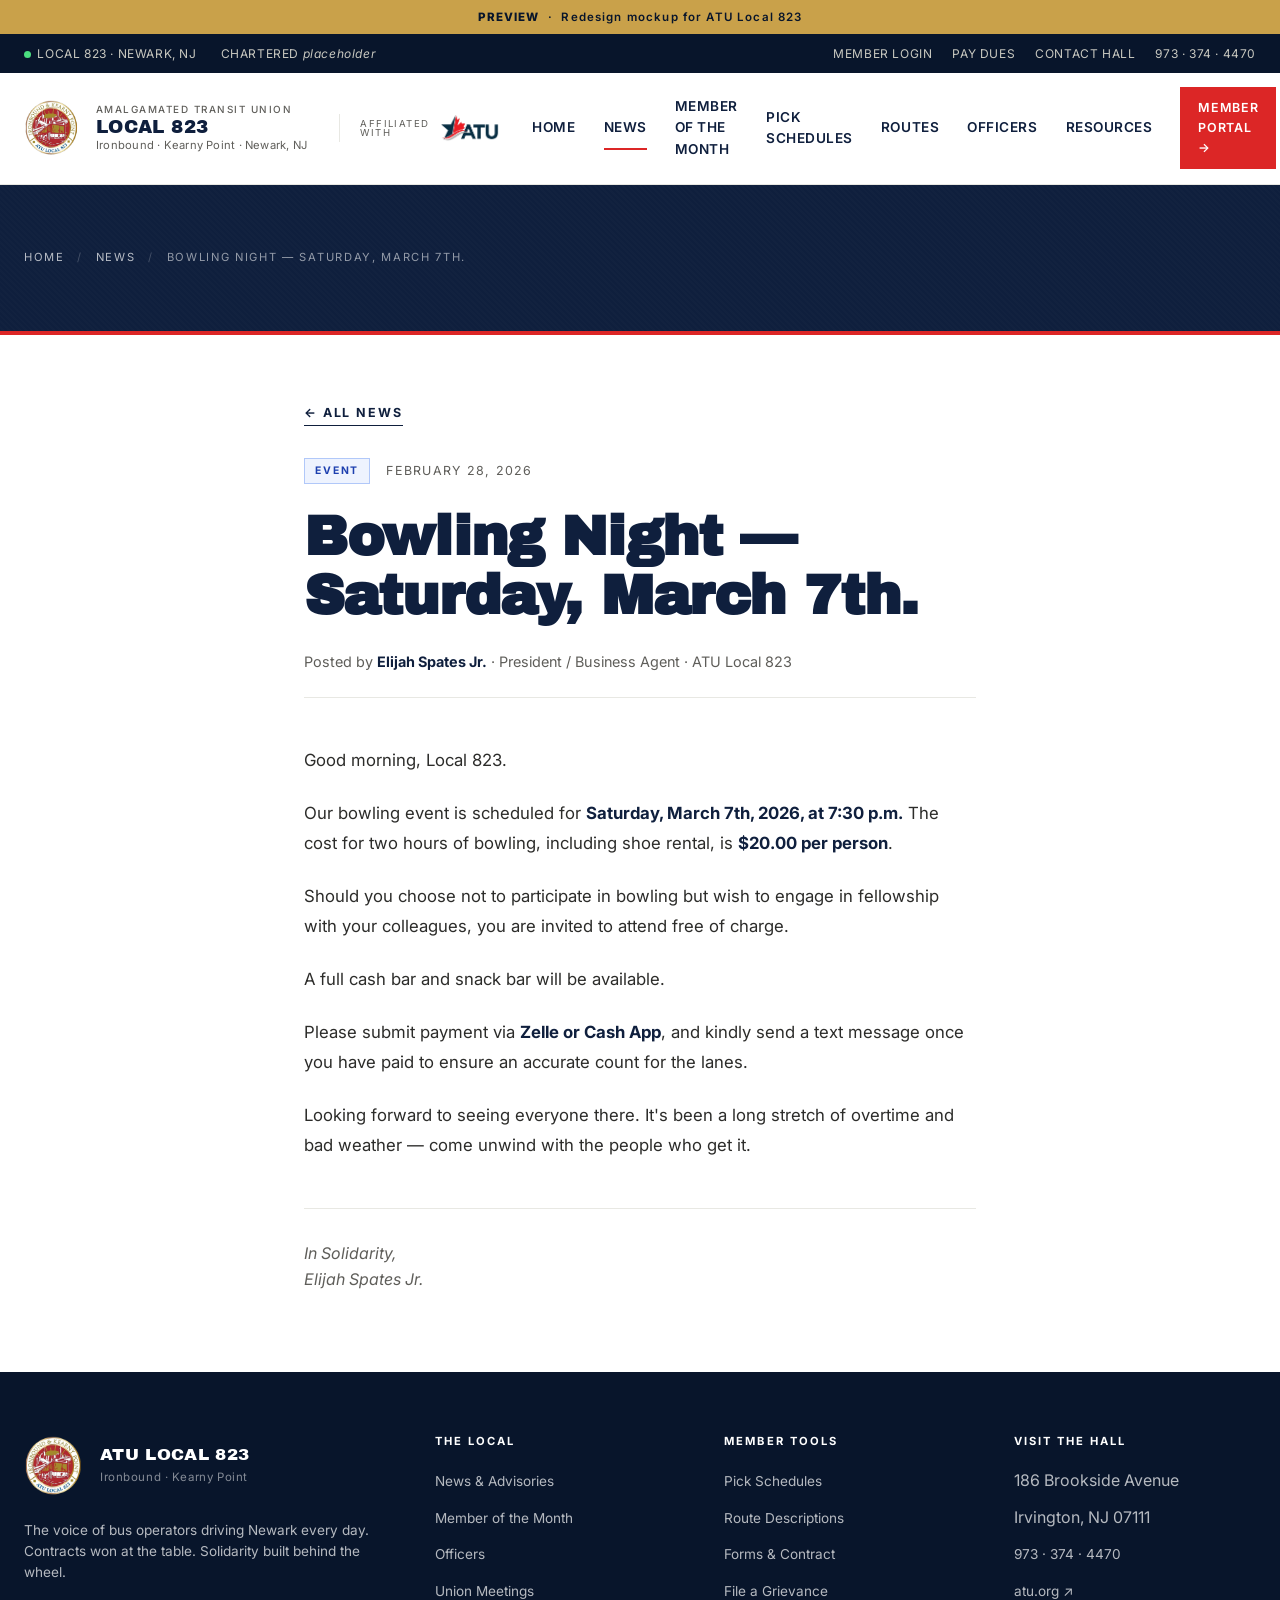
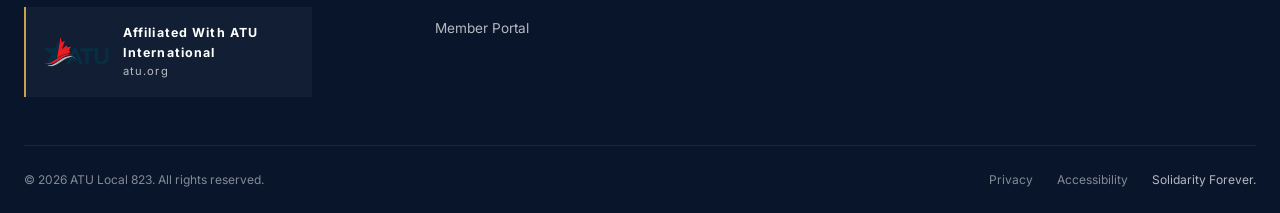
<file: news-bowling.html>
<!DOCTYPE html>
<html lang="en">
<head>
  <meta charset="UTF-8">
  <meta name="viewport" content="width=device-width, initial-scale=1.0">
  <title>Bowling Night — March 7th — ATU Local 823</title>
  <meta name="description" content="Annual Local 823 bowling night. Saturday March 7th at 7:30 p.m.">
  <link rel="preconnect" href="https://fonts.googleapis.com">
  <link rel="preconnect" href="https://fonts.gstatic.com" crossorigin>
  <link href="https://fonts.googleapis.com/css2?family=Archivo+Black&family=Archivo:ital,wght@0,400;0,500;0,600;0,700;0,800;0,900;1,800;1,900&family=Inter:wght@400;500;600;700&display=swap" rel="stylesheet">
  <link rel="stylesheet" href="assets/style.css?v=2">
  <link rel="icon" type="image/png" href="assets/crest.png?v=2">
</head>
<body>

<div class="demo-banner">
  <strong>PREVIEW</strong> &nbsp;·&nbsp; Redesign mockup for ATU Local 823
</div>

<div class="utility-bar">
  <div class="container">
    <div class="utility-left">
      <span><span class="dot"></span>LOCAL 823 · NEWARK, NJ</span>
      <span>CHARTERED <em>placeholder</em></span>
    </div>
    <div class="utility-right">
      <a href="#">MEMBER LOGIN</a>
      <a href="#">PAY DUES</a>
      <a href="officers.html">CONTACT HALL</a>
      <span>973 · 374 · 4470</span>
    </div>
  </div>
</div>
<nav class="main-nav">
  <div class="container">
    <a href="index.html" class="brand-block">
      <img src="assets/crest.png?v=2" alt="ATU Local 823 crest" class="brand-crest">
      <div class="brand-text">
        <div class="brand-eyebrow">Amalgamated Transit Union</div>
        <div class="brand-name">LOCAL 823</div>
        <div class="brand-tagline">Ironbound · Kearny Point · Newark, NJ</div>
      </div>
    </a>
    <div class="affiliated-block">
      <span class="affiliated-label">Affiliated<br>With</span>
      <img src="assets/atu-logo.png?v=2" alt="ATU International">
    </div>
    <button class="menu-toggle" aria-label="Toggle menu" onclick="toggleMenu()">
      <div class="menu-icon" id="menuIcon"><span></span><span></span><span></span></div>
    </button>
    <div class="nav-links" id="navLinks">
      <a href="index.html">Home</a>
      <a href="news.html" class="active">News</a>
      <a href="member-of-the-month.html">Member of the Month</a>
      <a href="pick-schedules.html">Pick Schedules</a>
      <a href="routes.html">Routes</a>
      <a href="officers.html">Officers</a>
      <a href="resources.html">Resources</a>
      <a href="#" class="nav-cta">Member Portal &rarr;</a>
    </div>
  </div>
</nav>
<header class="page-header">
  <div class="container">
    <div class="breadcrumbs">
      <a href="index.html">Home</a> <span>/</span> <a href="news.html">News</a> <span>/</span> Bowling Night &mdash; Saturday, March 7th.
    </div>
  </div>
</header>

<article>
  <div class="article-wrap">
    <a href="news.html" class="article-back">&larr; All News</a>

    <div class="article-meta">
      <span class="article-tag event">Event</span>
      <span class="article-date">February 28, 2026</span>
    </div>

    <h1 class="article-title">Bowling Night &mdash; Saturday, March 7th.</h1>

    <p class="article-author">Posted by <strong>Elijah Spates Jr.</strong> &middot; President / Business Agent &middot; ATU Local 823</p>

    <div class="article-body">
      
<p>Good morning, Local 823.</p>

<p>Our bowling event is scheduled for <strong>Saturday, March 7th, 2026, at 7:30 p.m.</strong> The cost for two hours of bowling, including shoe rental, is <strong>$20.00 per person</strong>.</p>

<p>Should you choose not to participate in bowling but wish to engage in fellowship with your colleagues, you are invited to attend free of charge.</p>

<p>A full cash bar and snack bar will be available.</p>

<p>Please submit payment via <strong>Zelle or Cash App</strong>, and kindly send a text message once you have paid to ensure an accurate count for the lanes.</p>

<p>Looking forward to seeing everyone there. It's been a long stretch of overtime and bad weather &mdash; come unwind with the people who get it.</p>

    </div>

    <div class="article-sign-off">
      In Solidarity,<br>
      Elijah Spates Jr.
    </div>
  </div>
</article>
<footer class="footer">
  <div class="container">
    <div class="footer-top">
      <div>
        <div class="footer-brand-row">
          <img src="assets/crest.png?v=2" alt="Local 823 Crest" class="crest">
          <div>
            <div class="footer-brand-text">ATU LOCAL 823</div>
            <div class="footer-brand-sub">Ironbound &middot; Kearny Point</div>
          </div>
        </div>
        <p class="footer-tagline">
          The voice of bus operators driving Newark every day. Contracts won at the table. Solidarity built behind the wheel.
        </p>
        <div class="footer-affiliated">
          <img src="assets/atu-logo.png?v=2" alt="ATU International">
          <div class="footer-affiliated-text">
            <strong>Affiliated With ATU International</strong>
            atu.org
          </div>
        </div>
      </div>
      <div class="footer-col">
        <h4>The Local</h4>
        <ul>
          <li><a href="news.html">News &amp; Advisories</a></li>
          <li><a href="member-of-the-month.html">Member of the Month</a></li>
          <li><a href="officers.html">Officers</a></li>
          <li><a href="#">Union Meetings</a></li>
          <li><a href="#">Member Portal</a></li>
        </ul>
      </div>
      <div class="footer-col">
        <h4>Member Tools</h4>
        <ul>
          <li><a href="pick-schedules.html">Pick Schedules</a></li>
          <li><a href="routes.html">Route Descriptions</a></li>
          <li><a href="resources.html">Forms &amp; Contract</a></li>
          <li><a href="#">File a Grievance</a></li>
        </ul>
      </div>
      <div class="footer-col">
        <h4>Visit the Hall</h4>
        <ul>
          <li>186 Brookside Avenue</li>
          <li>Irvington, NJ 07111</li>
          <li><a href="tel:9733744470">973 &middot; 374 &middot; 4470</a></li>
          <li><a href="https://www.atu.org" target="_blank">atu.org &#8599;</a></li>
        </ul>
      </div>
    </div>
    <div class="footer-bottom">
      <p>&copy; 2026 ATU Local 823. All rights reserved.</p>
      <div class="footer-bottom-right">
        <a href="#">Privacy</a>
        <a href="#">Accessibility</a>
        <span>Solidarity Forever.</span>
      </div>
    </div>
  </div>
</footer>

<script>
function toggleMenu() {
  const links = document.getElementById('navLinks');
  const icon = document.getElementById('menuIcon');
  links.classList.toggle('open');
  icon.classList.toggle('open');
}
</script>

</body>
</html>
</file>
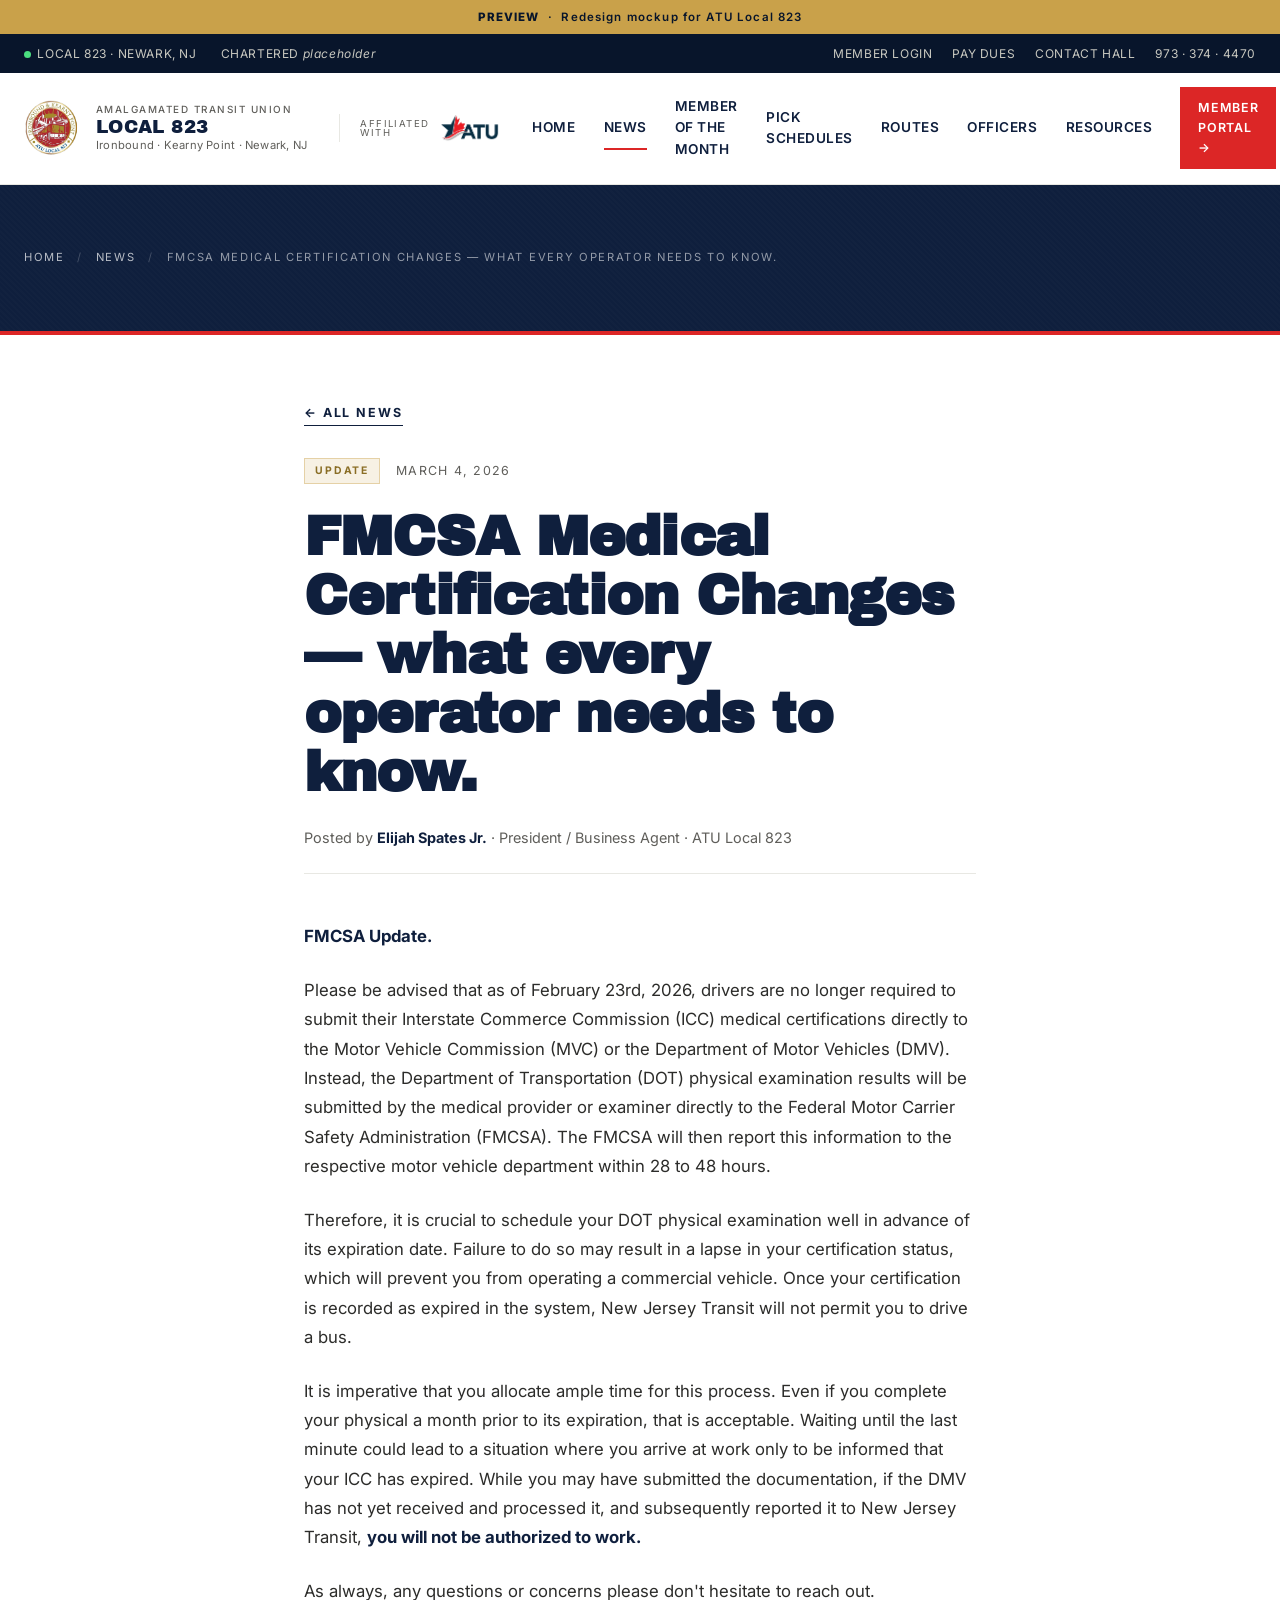
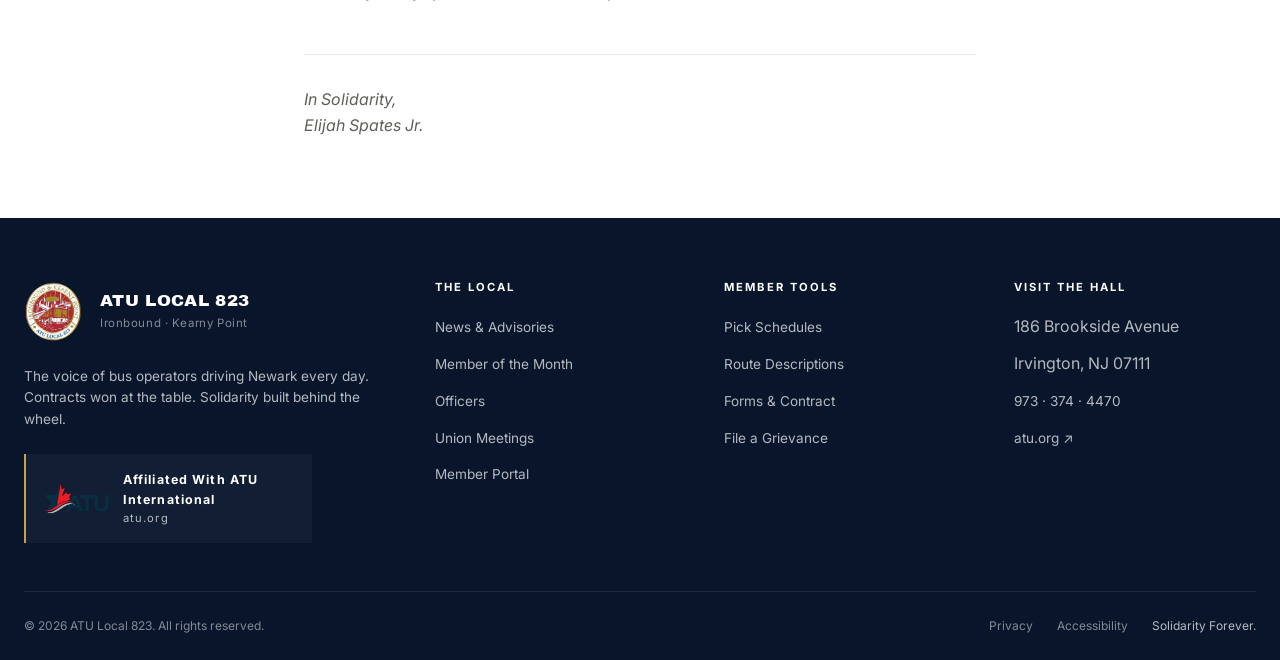
<file: news-fmcsa.html>
<!DOCTYPE html>
<html lang="en">
<head>
  <meta charset="UTF-8">
  <meta name="viewport" content="width=device-width, initial-scale=1.0">
  <title>FMCSA Medical Certification Changes — ATU Local 823</title>
  <meta name="description" content="Federal Motor Carrier Safety Administration update on DOT physical submissions, effective February 23rd 2026.">
  <link rel="preconnect" href="https://fonts.googleapis.com">
  <link rel="preconnect" href="https://fonts.gstatic.com" crossorigin>
  <link href="https://fonts.googleapis.com/css2?family=Archivo+Black&family=Archivo:ital,wght@0,400;0,500;0,600;0,700;0,800;0,900;1,800;1,900&family=Inter:wght@400;500;600;700&display=swap" rel="stylesheet">
  <link rel="stylesheet" href="assets/style.css?v=2">
  <link rel="icon" type="image/png" href="assets/crest.png?v=2">
</head>
<body>

<div class="demo-banner">
  <strong>PREVIEW</strong> &nbsp;·&nbsp; Redesign mockup for ATU Local 823
</div>

<div class="utility-bar">
  <div class="container">
    <div class="utility-left">
      <span><span class="dot"></span>LOCAL 823 · NEWARK, NJ</span>
      <span>CHARTERED <em>placeholder</em></span>
    </div>
    <div class="utility-right">
      <a href="#">MEMBER LOGIN</a>
      <a href="#">PAY DUES</a>
      <a href="officers.html">CONTACT HALL</a>
      <span>973 · 374 · 4470</span>
    </div>
  </div>
</div>
<nav class="main-nav">
  <div class="container">
    <a href="index.html" class="brand-block">
      <img src="assets/crest.png?v=2" alt="ATU Local 823 crest" class="brand-crest">
      <div class="brand-text">
        <div class="brand-eyebrow">Amalgamated Transit Union</div>
        <div class="brand-name">LOCAL 823</div>
        <div class="brand-tagline">Ironbound · Kearny Point · Newark, NJ</div>
      </div>
    </a>
    <div class="affiliated-block">
      <span class="affiliated-label">Affiliated<br>With</span>
      <img src="assets/atu-logo.png?v=2" alt="ATU International">
    </div>
    <button class="menu-toggle" aria-label="Toggle menu" onclick="toggleMenu()">
      <div class="menu-icon" id="menuIcon"><span></span><span></span><span></span></div>
    </button>
    <div class="nav-links" id="navLinks">
      <a href="index.html">Home</a>
      <a href="news.html" class="active">News</a>
      <a href="member-of-the-month.html">Member of the Month</a>
      <a href="pick-schedules.html">Pick Schedules</a>
      <a href="routes.html">Routes</a>
      <a href="officers.html">Officers</a>
      <a href="resources.html">Resources</a>
      <a href="#" class="nav-cta">Member Portal &rarr;</a>
    </div>
  </div>
</nav>
<header class="page-header">
  <div class="container">
    <div class="breadcrumbs">
      <a href="index.html">Home</a> <span>/</span> <a href="news.html">News</a> <span>/</span> FMCSA Medical Certification Changes &mdash; what every operator needs to know.
    </div>
  </div>
</header>

<article>
  <div class="article-wrap">
    <a href="news.html" class="article-back">&larr; All News</a>

    <div class="article-meta">
      <span class="article-tag update">Update</span>
      <span class="article-date">March 4, 2026</span>
    </div>

    <h1 class="article-title">FMCSA Medical Certification Changes &mdash; what every operator needs to know.</h1>

    <p class="article-author">Posted by <strong>Elijah Spates Jr.</strong> &middot; President / Business Agent &middot; ATU Local 823</p>

    <div class="article-body">
      
<p><strong>FMCSA Update.</strong></p>

<p>Please be advised that as of February 23rd, 2026, drivers are no longer required to submit their Interstate Commerce Commission (ICC) medical certifications directly to the Motor Vehicle Commission (MVC) or the Department of Motor Vehicles (DMV). Instead, the Department of Transportation (DOT) physical examination results will be submitted by the medical provider or examiner directly to the Federal Motor Carrier Safety Administration (FMCSA). The FMCSA will then report this information to the respective motor vehicle department within 28 to 48 hours.</p>

<p>Therefore, it is crucial to schedule your DOT physical examination well in advance of its expiration date. Failure to do so may result in a lapse in your certification status, which will prevent you from operating a commercial vehicle. Once your certification is recorded as expired in the system, New Jersey Transit will not permit you to drive a bus.</p>

<p>It is imperative that you allocate ample time for this process. Even if you complete your physical a month prior to its expiration, that is acceptable. Waiting until the last minute could lead to a situation where you arrive at work only to be informed that your ICC has expired. While you may have submitted the documentation, if the DMV has not yet received and processed it, and subsequently reported it to New Jersey Transit, <strong>you will not be authorized to work.</strong></p>

<p>As always, any questions or concerns please don't hesitate to reach out.</p>

    </div>

    <div class="article-sign-off">
      In Solidarity,<br>
      Elijah Spates Jr.
    </div>
  </div>
</article>
<footer class="footer">
  <div class="container">
    <div class="footer-top">
      <div>
        <div class="footer-brand-row">
          <img src="assets/crest.png?v=2" alt="Local 823 Crest" class="crest">
          <div>
            <div class="footer-brand-text">ATU LOCAL 823</div>
            <div class="footer-brand-sub">Ironbound &middot; Kearny Point</div>
          </div>
        </div>
        <p class="footer-tagline">
          The voice of bus operators driving Newark every day. Contracts won at the table. Solidarity built behind the wheel.
        </p>
        <div class="footer-affiliated">
          <img src="assets/atu-logo.png?v=2" alt="ATU International">
          <div class="footer-affiliated-text">
            <strong>Affiliated With ATU International</strong>
            atu.org
          </div>
        </div>
      </div>
      <div class="footer-col">
        <h4>The Local</h4>
        <ul>
          <li><a href="news.html">News &amp; Advisories</a></li>
          <li><a href="member-of-the-month.html">Member of the Month</a></li>
          <li><a href="officers.html">Officers</a></li>
          <li><a href="#">Union Meetings</a></li>
          <li><a href="#">Member Portal</a></li>
        </ul>
      </div>
      <div class="footer-col">
        <h4>Member Tools</h4>
        <ul>
          <li><a href="pick-schedules.html">Pick Schedules</a></li>
          <li><a href="routes.html">Route Descriptions</a></li>
          <li><a href="resources.html">Forms &amp; Contract</a></li>
          <li><a href="#">File a Grievance</a></li>
        </ul>
      </div>
      <div class="footer-col">
        <h4>Visit the Hall</h4>
        <ul>
          <li>186 Brookside Avenue</li>
          <li>Irvington, NJ 07111</li>
          <li><a href="tel:9733744470">973 &middot; 374 &middot; 4470</a></li>
          <li><a href="https://www.atu.org" target="_blank">atu.org &#8599;</a></li>
        </ul>
      </div>
    </div>
    <div class="footer-bottom">
      <p>&copy; 2026 ATU Local 823. All rights reserved.</p>
      <div class="footer-bottom-right">
        <a href="#">Privacy</a>
        <a href="#">Accessibility</a>
        <span>Solidarity Forever.</span>
      </div>
    </div>
  </div>
</footer>

<script>
function toggleMenu() {
  const links = document.getElementById('navLinks');
  const icon = document.getElementById('menuIcon');
  links.classList.toggle('open');
  icon.classList.toggle('open');
}
</script>

</body>
</html>
</file>
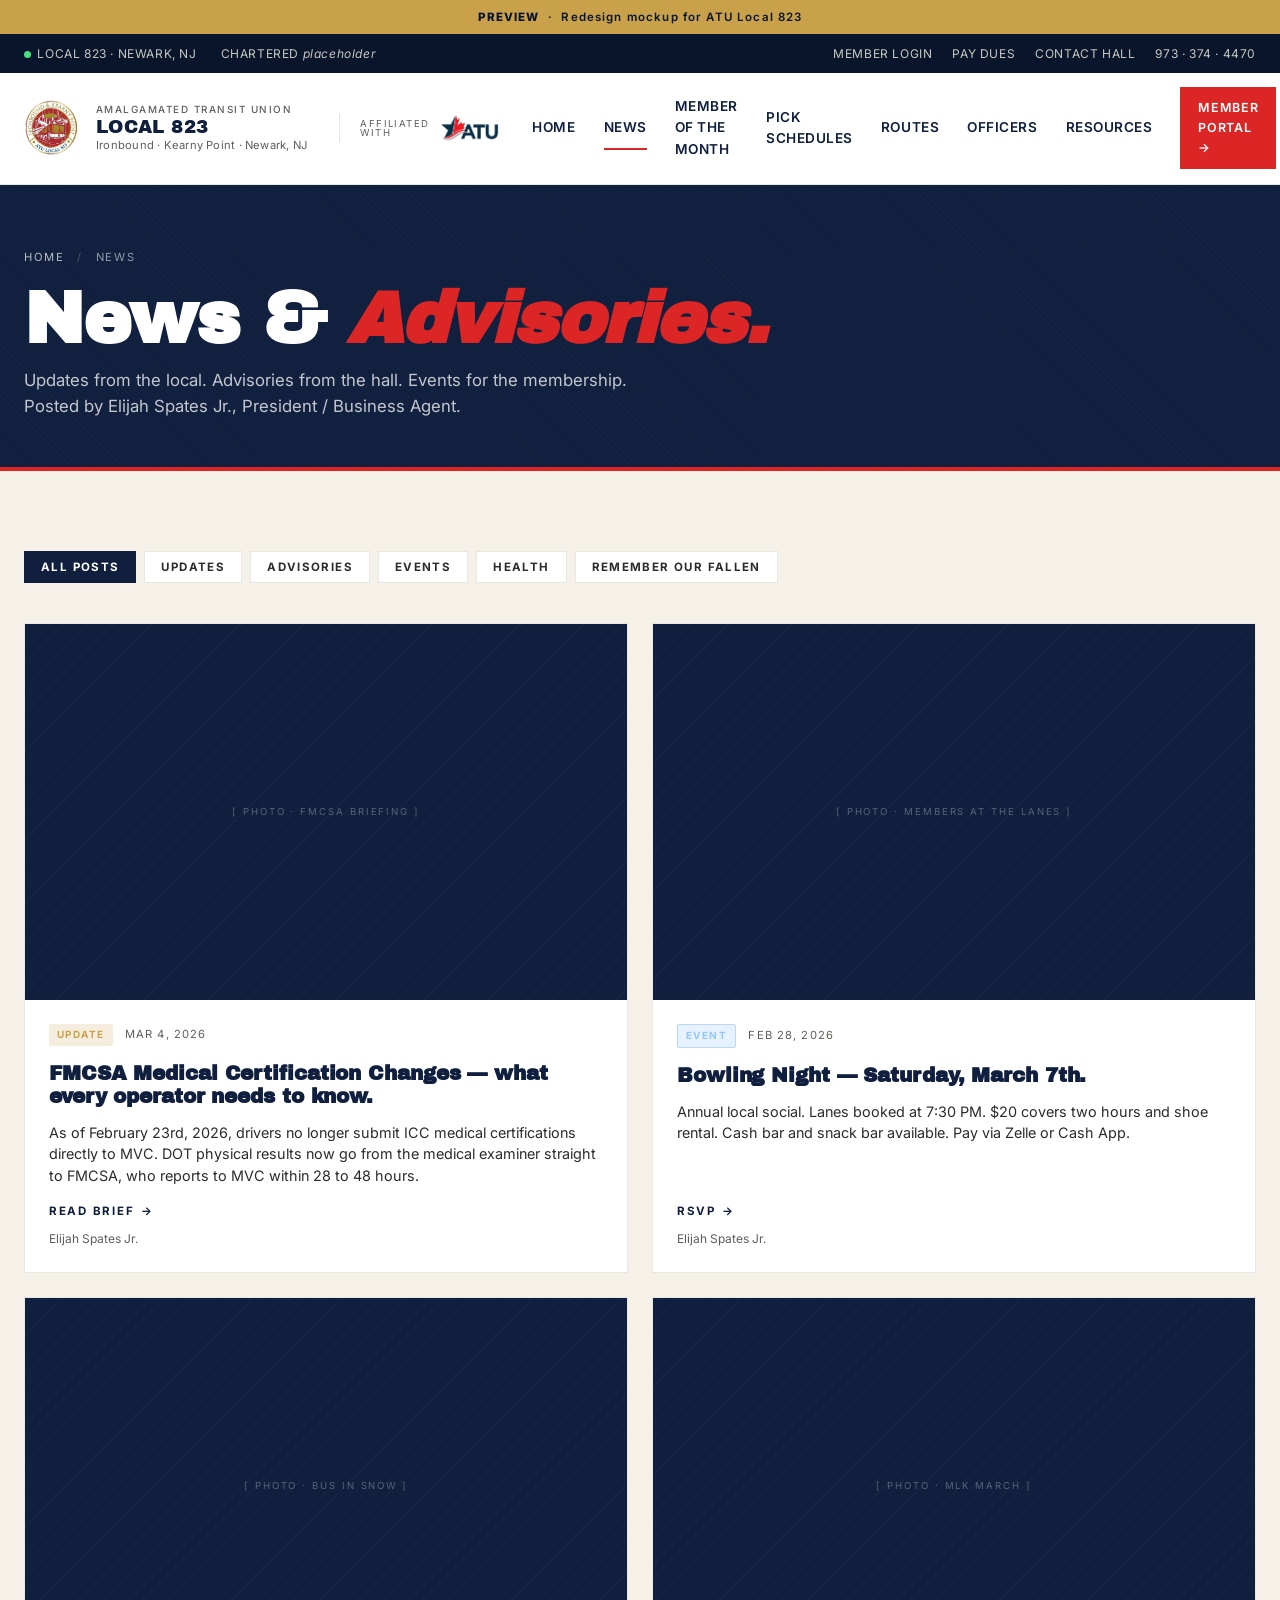
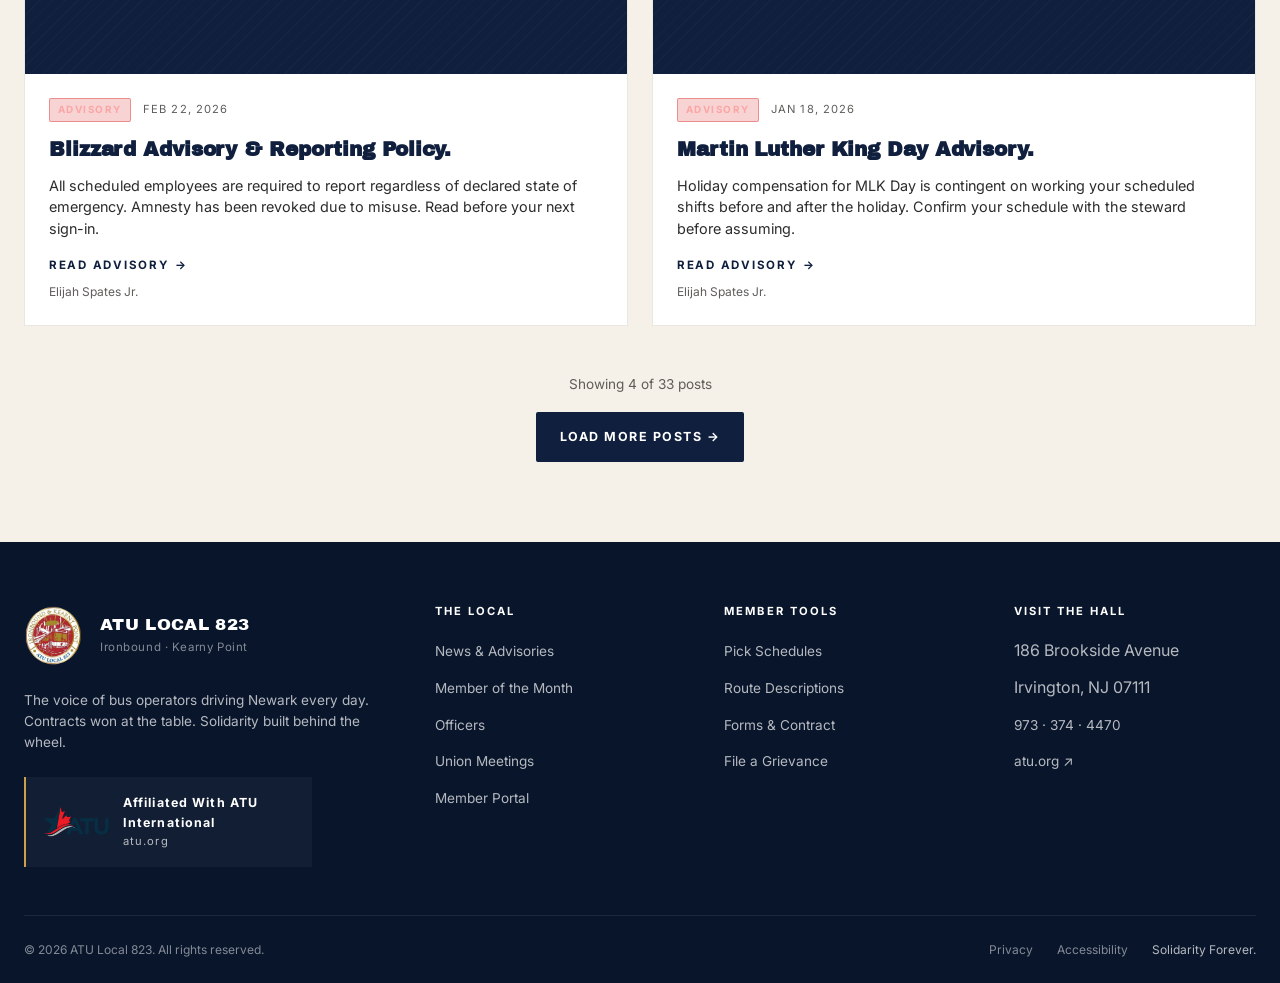
<file: news.html>
<!DOCTYPE html>
<html lang="en">
<head>
  <meta charset="UTF-8">
  <meta name="viewport" content="width=device-width, initial-scale=1.0">
  <title>News &amp; Advisories — ATU Local 823</title>
  <meta name="description" content="Latest news, advisories, and updates from ATU Local 823.">
  <link rel="preconnect" href="https://fonts.googleapis.com">
  <link rel="preconnect" href="https://fonts.gstatic.com" crossorigin>
  <link href="https://fonts.googleapis.com/css2?family=Archivo+Black&family=Archivo:ital,wght@0,400;0,500;0,600;0,700;0,800;0,900;1,800;1,900&family=Inter:wght@400;500;600;700&display=swap" rel="stylesheet">
  <link rel="stylesheet" href="assets/style.css?v=2">
  <link rel="icon" type="image/png" href="assets/crest.png?v=2">
</head>
<body>

<div class="demo-banner">
  <strong>PREVIEW</strong> &nbsp;·&nbsp; Redesign mockup for ATU Local 823
</div>

<div class="utility-bar">
  <div class="container">
    <div class="utility-left">
      <span><span class="dot"></span>LOCAL 823 · NEWARK, NJ</span>
      <span>CHARTERED <em>placeholder</em></span>
    </div>
    <div class="utility-right">
      <a href="#">MEMBER LOGIN</a>
      <a href="#">PAY DUES</a>
      <a href="officers.html">CONTACT HALL</a>
      <span>973 · 374 · 4470</span>
    </div>
  </div>
</div>

<nav class="main-nav">
  <div class="container">
    <a href="index.html" class="brand-block">
      <img src="assets/crest.png?v=2" alt="ATU Local 823 crest" class="brand-crest">
      <div class="brand-text">
        <div class="brand-eyebrow">Amalgamated Transit Union</div>
        <div class="brand-name">LOCAL 823</div>
        <div class="brand-tagline">Ironbound · Kearny Point · Newark, NJ</div>
      </div>
    </a>
    <div class="affiliated-block">
      <span class="affiliated-label">Affiliated<br>With</span>
      <img src="assets/atu-logo.png?v=2" alt="ATU International">
    </div>
    <button class="menu-toggle" aria-label="Toggle menu" onclick="toggleMenu()">
      <div class="menu-icon" id="menuIcon"><span></span><span></span><span></span></div>
    </button>
    <div class="nav-links" id="navLinks">
      <a href="index.html">Home</a>
      <a href="news.html" class="active">News</a>
      <a href="member-of-the-month.html">Member of the Month</a>
      <a href="pick-schedules.html">Pick Schedules</a>
      <a href="routes.html">Routes</a>
      <a href="officers.html">Officers</a>
      <a href="resources.html">Resources</a>
      <a href="#" class="nav-cta">Member Portal →</a>
    </div>
  </div>
</nav>

<header class="page-header">
  <div class="container">
    <div class="breadcrumbs">
      <a href="index.html">Home</a> <span>/</span> News
    </div>
    <h1 class="page-title">News &amp; <span class="accent">Advisories.</span></h1>
    <p class="page-subtitle">Updates from the local. Advisories from the hall. Events for the membership. Posted by Elijah Spates Jr., President / Business Agent.</p>
  </div>
</header>

<section class="section light">
  <div class="container">

    <div class="filter-bar">
      <button class="filter-chip active">All Posts</button>
      <button class="filter-chip">Updates</button>
      <button class="filter-chip">Advisories</button>
      <button class="filter-chip">Events</button>
      <button class="filter-chip">Health</button>
      <button class="filter-chip">Remember Our Fallen</button>
    </div>

    <div class="news-list-grid">

      <a href="news-fmcsa.html" class="news-card">
        <div class="news-card-img">
          <span class="news-card-placeholder">[ Photo · FMCSA Briefing ]</span>
        </div>
        <div class="news-card-body">
          <div class="news-card-meta">
            <span class="news-tag update">Update</span>
            <span class="news-card-date">Mar 4, 2026</span>
          </div>
          <h3 class="news-card-title">FMCSA Medical Certification Changes — what every operator needs to know.</h3>
          <p class="news-card-excerpt">As of February 23rd, 2026, drivers no longer submit ICC medical certifications directly to MVC. DOT physical results now go from the medical examiner straight to FMCSA, who reports to MVC within 28 to 48 hours.</p>
          <span class="news-card-link">Read brief</span>
          <div class="news-card-author">Elijah Spates Jr.</div>
        </div>
      </a>

      <a href="news-bowling.html" class="news-card">
        <div class="news-card-img">
          <span class="news-card-placeholder">[ Photo · Members at the Lanes ]</span>
        </div>
        <div class="news-card-body">
          <div class="news-card-meta">
            <span class="news-tag event">Event</span>
            <span class="news-card-date">Feb 28, 2026</span>
          </div>
          <h3 class="news-card-title">Bowling Night — Saturday, March 7th.</h3>
          <p class="news-card-excerpt">Annual local social. Lanes booked at 7:30 PM. $20 covers two hours and shoe rental. Cash bar and snack bar available. Pay via Zelle or Cash App.</p>
          <span class="news-card-link">RSVP</span>
          <div class="news-card-author">Elijah Spates Jr.</div>
        </div>
      </a>

      <a href="news-blizzard.html" class="news-card">
        <div class="news-card-img">
          <span class="news-card-placeholder">[ Photo · Bus in Snow ]</span>
        </div>
        <div class="news-card-body">
          <div class="news-card-meta">
            <span class="news-tag advisory">Advisory</span>
            <span class="news-card-date">Feb 22, 2026</span>
          </div>
          <h3 class="news-card-title">Blizzard Advisory &amp; Reporting Policy.</h3>
          <p class="news-card-excerpt">All scheduled employees are required to report regardless of declared state of emergency. Amnesty has been revoked due to misuse. Read before your next sign-in.</p>
          <span class="news-card-link">Read advisory</span>
          <div class="news-card-author">Elijah Spates Jr.</div>
        </div>
      </a>

      <a href="#" class="news-card">
        <div class="news-card-img">
          <span class="news-card-placeholder">[ Photo · MLK March ]</span>
        </div>
        <div class="news-card-body">
          <div class="news-card-meta">
            <span class="news-tag advisory">Advisory</span>
            <span class="news-card-date">Jan 18, 2026</span>
          </div>
          <h3 class="news-card-title">Martin Luther King Day Advisory.</h3>
          <p class="news-card-excerpt">Holiday compensation for MLK Day is contingent on working your scheduled shifts before and after the holiday. Confirm your schedule with the steward before assuming.</p>
          <span class="news-card-link">Read advisory</span>
          <div class="news-card-author">Elijah Spates Jr.</div>
        </div>
      </a>

    </div>

    <div style="margin-top: 3rem; text-align: center;">
      <p style="font-size: 0.85rem; color: var(--grey-500); margin-bottom: 1rem;">Showing 4 of 33 posts</p>
      <a href="#" class="btn btn-navy">Load More Posts →</a>
    </div>

  </div>
</section>

<footer class="footer">
  <div class="container">
    <div class="footer-top">
      <div>
        <div class="footer-brand-row">
          <img src="assets/crest.png?v=2" alt="Local 823 Crest" class="crest">
          <div>
            <div class="footer-brand-text">ATU LOCAL 823</div>
            <div class="footer-brand-sub">Ironbound · Kearny Point</div>
          </div>
        </div>
        <p class="footer-tagline">
          The voice of bus operators driving Newark every day. Contracts won at the table. Solidarity built behind the wheel.
        </p>
        <div class="footer-affiliated">
          <img src="assets/atu-logo.png?v=2" alt="ATU International">
          <div class="footer-affiliated-text">
            <strong>Affiliated With ATU International</strong>
            atu.org
          </div>
        </div>
      </div>
      <div class="footer-col">
        <h4>The Local</h4>
        <ul>
          <li><a href="news.html">News &amp; Advisories</a></li>
          <li><a href="member-of-the-month.html">Member of the Month</a></li>
          <li><a href="officers.html">Officers</a></li>
          <li><a href="#">Union Meetings</a></li>
          <li><a href="#">Member Portal</a></li>
        </ul>
      </div>
      <div class="footer-col">
        <h4>Member Tools</h4>
        <ul>
          <li><a href="pick-schedules.html">Pick Schedules</a></li>
          <li><a href="routes.html">Route Descriptions</a></li>
          <li><a href="resources.html">Forms &amp; Contract</a></li>
          <li><a href="#">File a Grievance</a></li>
        </ul>
      </div>
      <div class="footer-col">
        <h4>Visit the Hall</h4>
        <ul>
          <li>186 Brookside Avenue</li>
          <li>Irvington, NJ 07111</li>
          <li><a href="tel:9733744470">973 · 374 · 4470</a></li>
          <li><a href="https://www.atu.org" target="_blank">atu.org ↗</a></li>
        </ul>
      </div>
    </div>
    <div class="footer-bottom">
      <p>© 2026 ATU Local 823. All rights reserved.</p>
      <div class="footer-bottom-right">
        <a href="#">Privacy</a>
        <a href="#">Accessibility</a>
        <span>Solidarity Forever.</span>
      </div>
    </div>
  </div>
</footer>

<script>
function toggleMenu() {
  const links = document.getElementById('navLinks');
  const icon = document.getElementById('menuIcon');
  links.classList.toggle('open');
  icon.classList.toggle('open');
}
document.querySelectorAll('.filter-chip').forEach(chip => {
  chip.addEventListener('click', () => {
    document.querySelectorAll('.filter-chip').forEach(c => c.classList.remove('active'));
    chip.classList.add('active');
  });
});
</script>

</body>
</html>
</file>
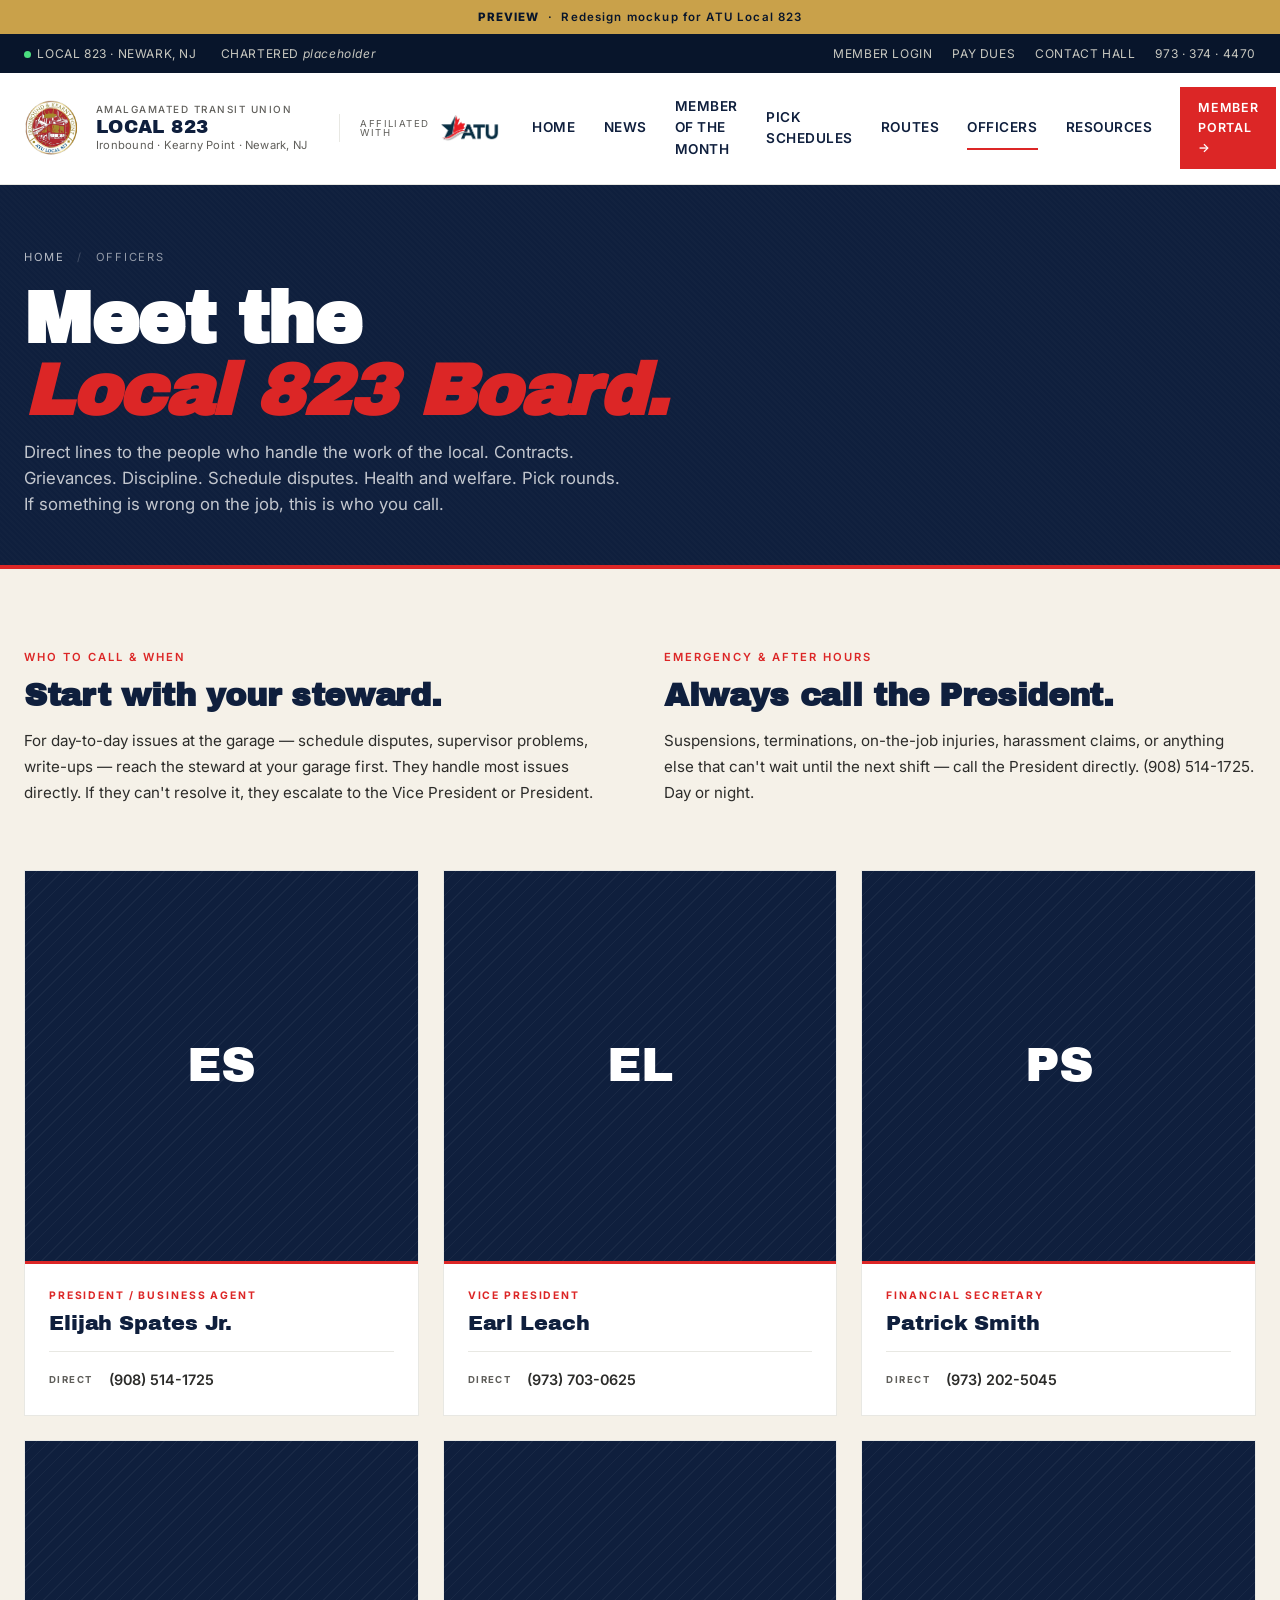
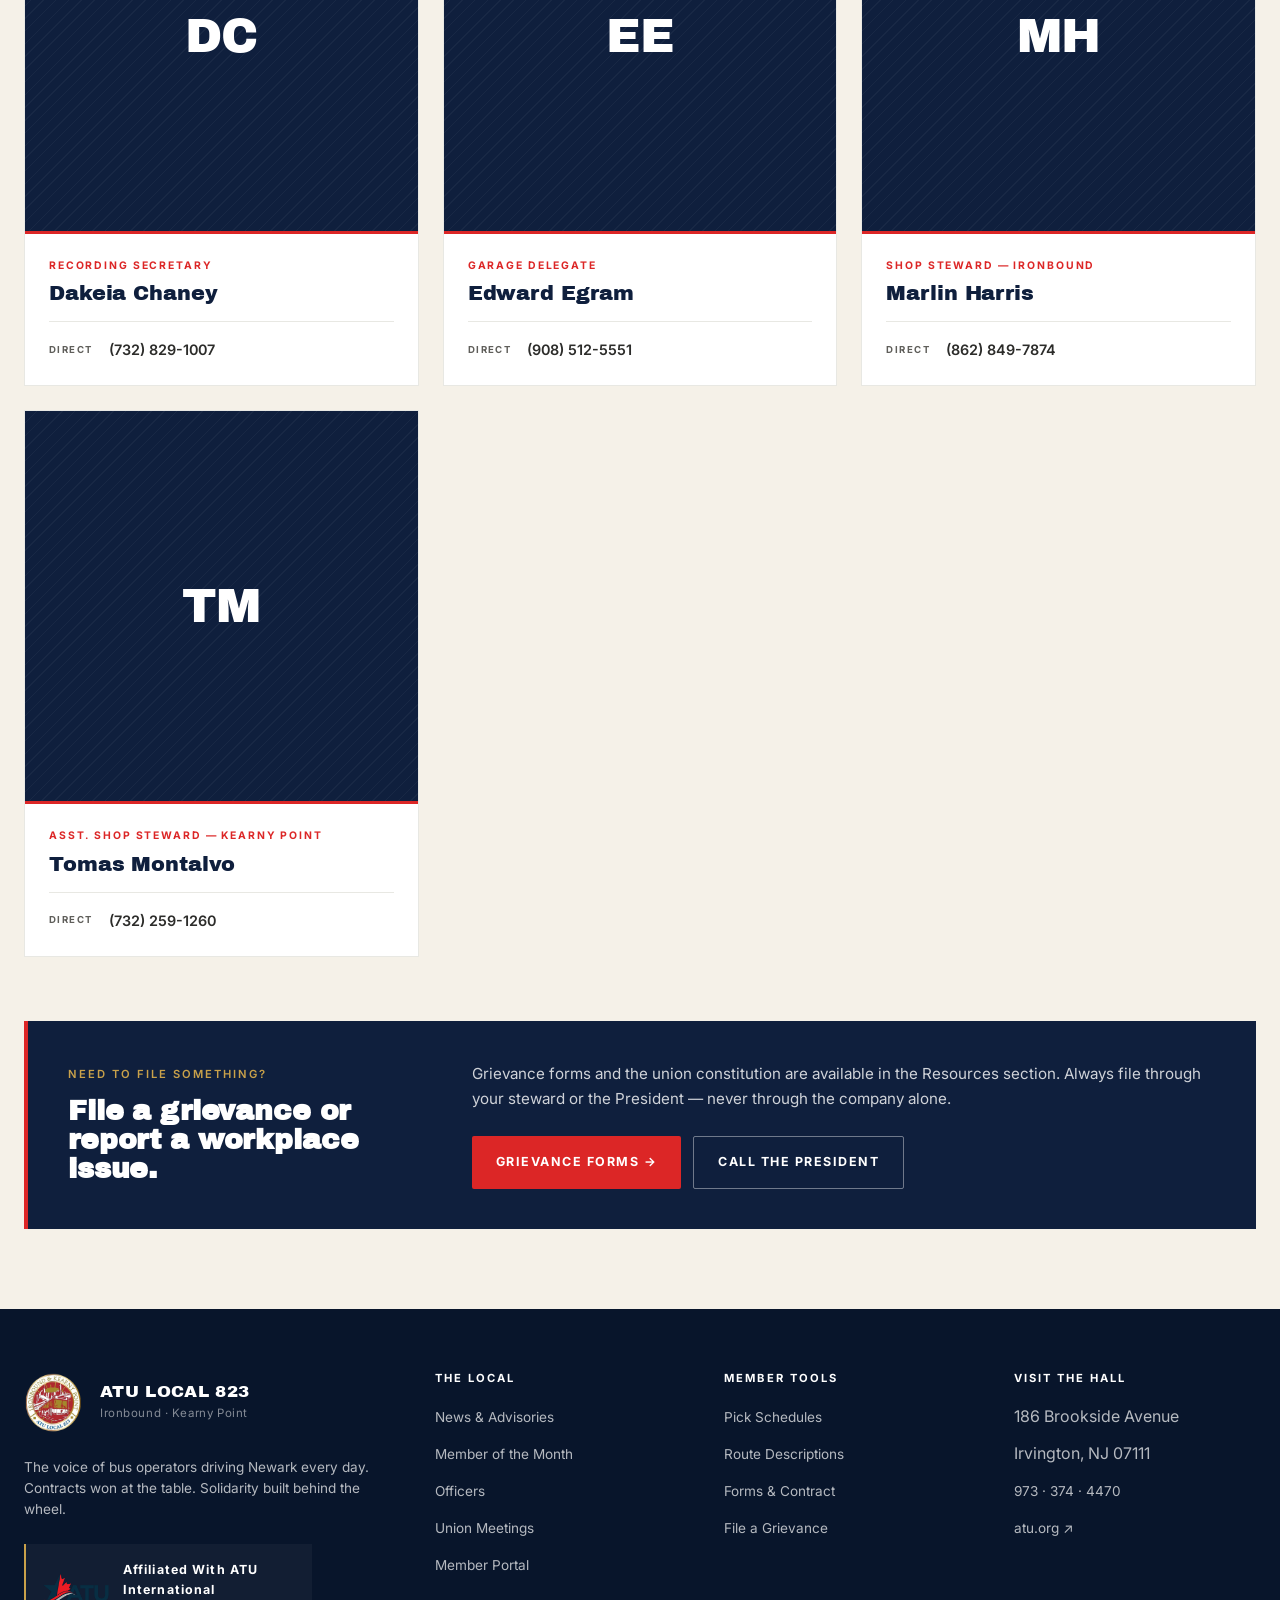
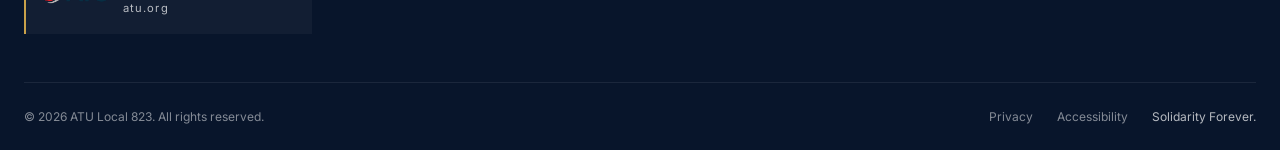
<file: officers.html>
<!DOCTYPE html>
<html lang="en">
<head>
  <meta charset="UTF-8">
  <meta name="viewport" content="width=device-width, initial-scale=1.0">
  <title>Officers & Stewards — ATU Local 823</title>
  <meta name="description" content="Direct contact information for the officers, stewards, and delegates of ATU Local 823.">
  <link rel="preconnect" href="https://fonts.googleapis.com">
  <link rel="preconnect" href="https://fonts.gstatic.com" crossorigin>
  <link href="https://fonts.googleapis.com/css2?family=Archivo+Black&family=Archivo:ital,wght@0,400;0,500;0,600;0,700;0,800;0,900;1,800;1,900&family=Inter:wght@400;500;600;700&display=swap" rel="stylesheet">
  <link rel="stylesheet" href="assets/style.css?v=2">
  <link rel="icon" type="image/png" href="assets/crest.png?v=2">
</head>
<body>

<div class="demo-banner">
  <strong>PREVIEW</strong> &nbsp;·&nbsp; Redesign mockup for ATU Local 823
</div>

<div class="utility-bar">
  <div class="container">
    <div class="utility-left">
      <span><span class="dot"></span>LOCAL 823 · NEWARK, NJ</span>
      <span>CHARTERED <em>placeholder</em></span>
    </div>
    <div class="utility-right">
      <a href="#">MEMBER LOGIN</a>
      <a href="#">PAY DUES</a>
      <a href="officers.html">CONTACT HALL</a>
      <span>973 · 374 · 4470</span>
    </div>
  </div>
</div>
<nav class="main-nav">
  <div class="container">
    <a href="index.html" class="brand-block">
      <img src="assets/crest.png?v=2" alt="ATU Local 823 crest" class="brand-crest">
      <div class="brand-text">
        <div class="brand-eyebrow">Amalgamated Transit Union</div>
        <div class="brand-name">LOCAL 823</div>
        <div class="brand-tagline">Ironbound · Kearny Point · Newark, NJ</div>
      </div>
    </a>
    <div class="affiliated-block">
      <span class="affiliated-label">Affiliated<br>With</span>
      <img src="assets/atu-logo.png?v=2" alt="ATU International">
    </div>
    <button class="menu-toggle" aria-label="Toggle menu" onclick="toggleMenu()">
      <div class="menu-icon" id="menuIcon"><span></span><span></span><span></span></div>
    </button>
    <div class="nav-links" id="navLinks">
      <a href="index.html">Home</a>
      <a href="news.html">News</a>
      <a href="member-of-the-month.html">Member of the Month</a>
      <a href="pick-schedules.html">Pick Schedules</a>
      <a href="routes.html">Routes</a>
      <a href="officers.html" class="active">Officers</a>
      <a href="resources.html">Resources</a>
      <a href="#" class="nav-cta">Member Portal &rarr;</a>
    </div>
  </div>
</nav>
<header class="page-header">
  <div class="container">
    <div class="breadcrumbs"><a href="index.html">Home</a> <span>/</span> Officers</div>
    <h1 class="page-title">Meet the<br><span class="accent">Local 823 Board.</span></h1>
    <p class="page-subtitle">Direct lines to the people who handle the work of the local. Contracts. Grievances. Discipline. Schedule disputes. Health and welfare. Pick rounds. If something is wrong on the job, this is who you call.</p>
  </div>
</header>

<section class="section light">
  <div class="container">

    <div style="display: grid; grid-template-columns: 1fr 1fr; gap: 3rem; margin-bottom: 4rem;">
      <div>
        <div class="eyebrow">Who to call &amp; when</div>
        <h2 style="font-family: var(--font-display); font-size: 2rem; line-height: 1.05; color: var(--navy); margin-bottom: 1rem; letter-spacing: -0.01em;">Start with your steward.</h2>
        <p style="font-size: 0.95rem; line-height: 1.7; color: var(--grey-700);">For day-to-day issues at the garage &mdash; schedule disputes, supervisor problems, write-ups &mdash; reach the steward at your garage first. They handle most issues directly. If they can't resolve it, they escalate to the Vice President or President.</p>
      </div>
      <div>
        <div class="eyebrow">Emergency &amp; after hours</div>
        <h2 style="font-family: var(--font-display); font-size: 2rem; line-height: 1.05; color: var(--navy); margin-bottom: 1rem; letter-spacing: -0.01em;">Always call the President.</h2>
        <p style="font-size: 0.95rem; line-height: 1.7; color: var(--grey-700);">Suspensions, terminations, on-the-job injuries, harassment claims, or anything else that can't wait until the next shift &mdash; call the President directly. (908) 514-1725. Day or night.</p>
      </div>
    </div>

    <div class="officers-grid">
      
      <div class="officer-card">
        <div class="officer-photo">
          <span>ES</span>
        </div>
        <div class="officer-body">
          <div class="officer-role">President / Business Agent</div>
          <div class="officer-name">Elijah Spates Jr.</div>
          <a href="tel:9085141725" class="officer-contact">
            <span class="label">DIRECT</span>
            (908) 514-1725
          </a>
        </div>
      </div>
      
      <div class="officer-card">
        <div class="officer-photo">
          <span>EL</span>
        </div>
        <div class="officer-body">
          <div class="officer-role">Vice President</div>
          <div class="officer-name">Earl Leach</div>
          <a href="tel:9737030625" class="officer-contact">
            <span class="label">DIRECT</span>
            (973) 703-0625
          </a>
        </div>
      </div>
      
      <div class="officer-card">
        <div class="officer-photo">
          <span>PS</span>
        </div>
        <div class="officer-body">
          <div class="officer-role">Financial Secretary</div>
          <div class="officer-name">Patrick Smith</div>
          <a href="tel:9732025045" class="officer-contact">
            <span class="label">DIRECT</span>
            (973) 202-5045
          </a>
        </div>
      </div>
      
      <div class="officer-card">
        <div class="officer-photo">
          <span>DC</span>
        </div>
        <div class="officer-body">
          <div class="officer-role">Recording Secretary</div>
          <div class="officer-name">Dakeia Chaney</div>
          <a href="tel:7328291007" class="officer-contact">
            <span class="label">DIRECT</span>
            (732) 829-1007
          </a>
        </div>
      </div>
      
      <div class="officer-card">
        <div class="officer-photo">
          <span>EE</span>
        </div>
        <div class="officer-body">
          <div class="officer-role">Garage Delegate</div>
          <div class="officer-name">Edward Egram</div>
          <a href="tel:9085125551" class="officer-contact">
            <span class="label">DIRECT</span>
            (908) 512-5551
          </a>
        </div>
      </div>
      
      <div class="officer-card">
        <div class="officer-photo">
          <span>MH</span>
        </div>
        <div class="officer-body">
          <div class="officer-role">Shop Steward — Ironbound</div>
          <div class="officer-name">Marlin Harris</div>
          <a href="tel:8628497874" class="officer-contact">
            <span class="label">DIRECT</span>
            (862) 849-7874
          </a>
        </div>
      </div>
      
      <div class="officer-card">
        <div class="officer-photo">
          <span>TM</span>
        </div>
        <div class="officer-body">
          <div class="officer-role">Asst. Shop Steward — Kearny Point</div>
          <div class="officer-name">Tomas Montalvo</div>
          <a href="tel:7322591260" class="officer-contact">
            <span class="label">DIRECT</span>
            (732) 259-1260
          </a>
        </div>
      </div>
      
    </div>

    <div style="margin-top: 4rem; padding: 2.5rem; background: var(--navy); color: var(--white); border-left: 4px solid var(--red);">
      <div style="display: grid; grid-template-columns: 1fr 2fr; gap: 2rem; align-items: center;">
        <div>
          <div class="eyebrow gold">Need to file something?</div>
          <h3 style="font-family: var(--font-display); font-size: 1.75rem; line-height: 1.05; letter-spacing: -0.005em;">File a grievance or report a workplace issue.</h3>
        </div>
        <div>
          <p style="font-size: 0.95rem; line-height: 1.7; color: rgba(255,255,255,0.8); margin-bottom: 1.5rem;">Grievance forms and the union constitution are available in the Resources section. Always file through your steward or the President &mdash; never through the company alone.</p>
          <div style="display: flex; gap: 0.75rem; flex-wrap: wrap;">
            <a href="resources.html" class="btn btn-red">Grievance Forms &rarr;</a>
            <a href="tel:9085141725" class="btn btn-outline">Call the President</a>
          </div>
        </div>
      </div>
    </div>

  </div>
</section>
<footer class="footer">
  <div class="container">
    <div class="footer-top">
      <div>
        <div class="footer-brand-row">
          <img src="assets/crest.png?v=2" alt="Local 823 Crest" class="crest">
          <div>
            <div class="footer-brand-text">ATU LOCAL 823</div>
            <div class="footer-brand-sub">Ironbound &middot; Kearny Point</div>
          </div>
        </div>
        <p class="footer-tagline">
          The voice of bus operators driving Newark every day. Contracts won at the table. Solidarity built behind the wheel.
        </p>
        <div class="footer-affiliated">
          <img src="assets/atu-logo.png?v=2" alt="ATU International">
          <div class="footer-affiliated-text">
            <strong>Affiliated With ATU International</strong>
            atu.org
          </div>
        </div>
      </div>
      <div class="footer-col">
        <h4>The Local</h4>
        <ul>
          <li><a href="news.html">News &amp; Advisories</a></li>
          <li><a href="member-of-the-month.html">Member of the Month</a></li>
          <li><a href="officers.html">Officers</a></li>
          <li><a href="#">Union Meetings</a></li>
          <li><a href="#">Member Portal</a></li>
        </ul>
      </div>
      <div class="footer-col">
        <h4>Member Tools</h4>
        <ul>
          <li><a href="pick-schedules.html">Pick Schedules</a></li>
          <li><a href="routes.html">Route Descriptions</a></li>
          <li><a href="resources.html">Forms &amp; Contract</a></li>
          <li><a href="#">File a Grievance</a></li>
        </ul>
      </div>
      <div class="footer-col">
        <h4>Visit the Hall</h4>
        <ul>
          <li>186 Brookside Avenue</li>
          <li>Irvington, NJ 07111</li>
          <li><a href="tel:9733744470">973 &middot; 374 &middot; 4470</a></li>
          <li><a href="https://www.atu.org" target="_blank">atu.org &#8599;</a></li>
        </ul>
      </div>
    </div>
    <div class="footer-bottom">
      <p>&copy; 2026 ATU Local 823. All rights reserved.</p>
      <div class="footer-bottom-right">
        <a href="#">Privacy</a>
        <a href="#">Accessibility</a>
        <span>Solidarity Forever.</span>
      </div>
    </div>
  </div>
</footer>

<script>
function toggleMenu() {
  const links = document.getElementById('navLinks');
  const icon = document.getElementById('menuIcon');
  links.classList.toggle('open');
  icon.classList.toggle('open');
}
</script>

</body>
</html>
</file>
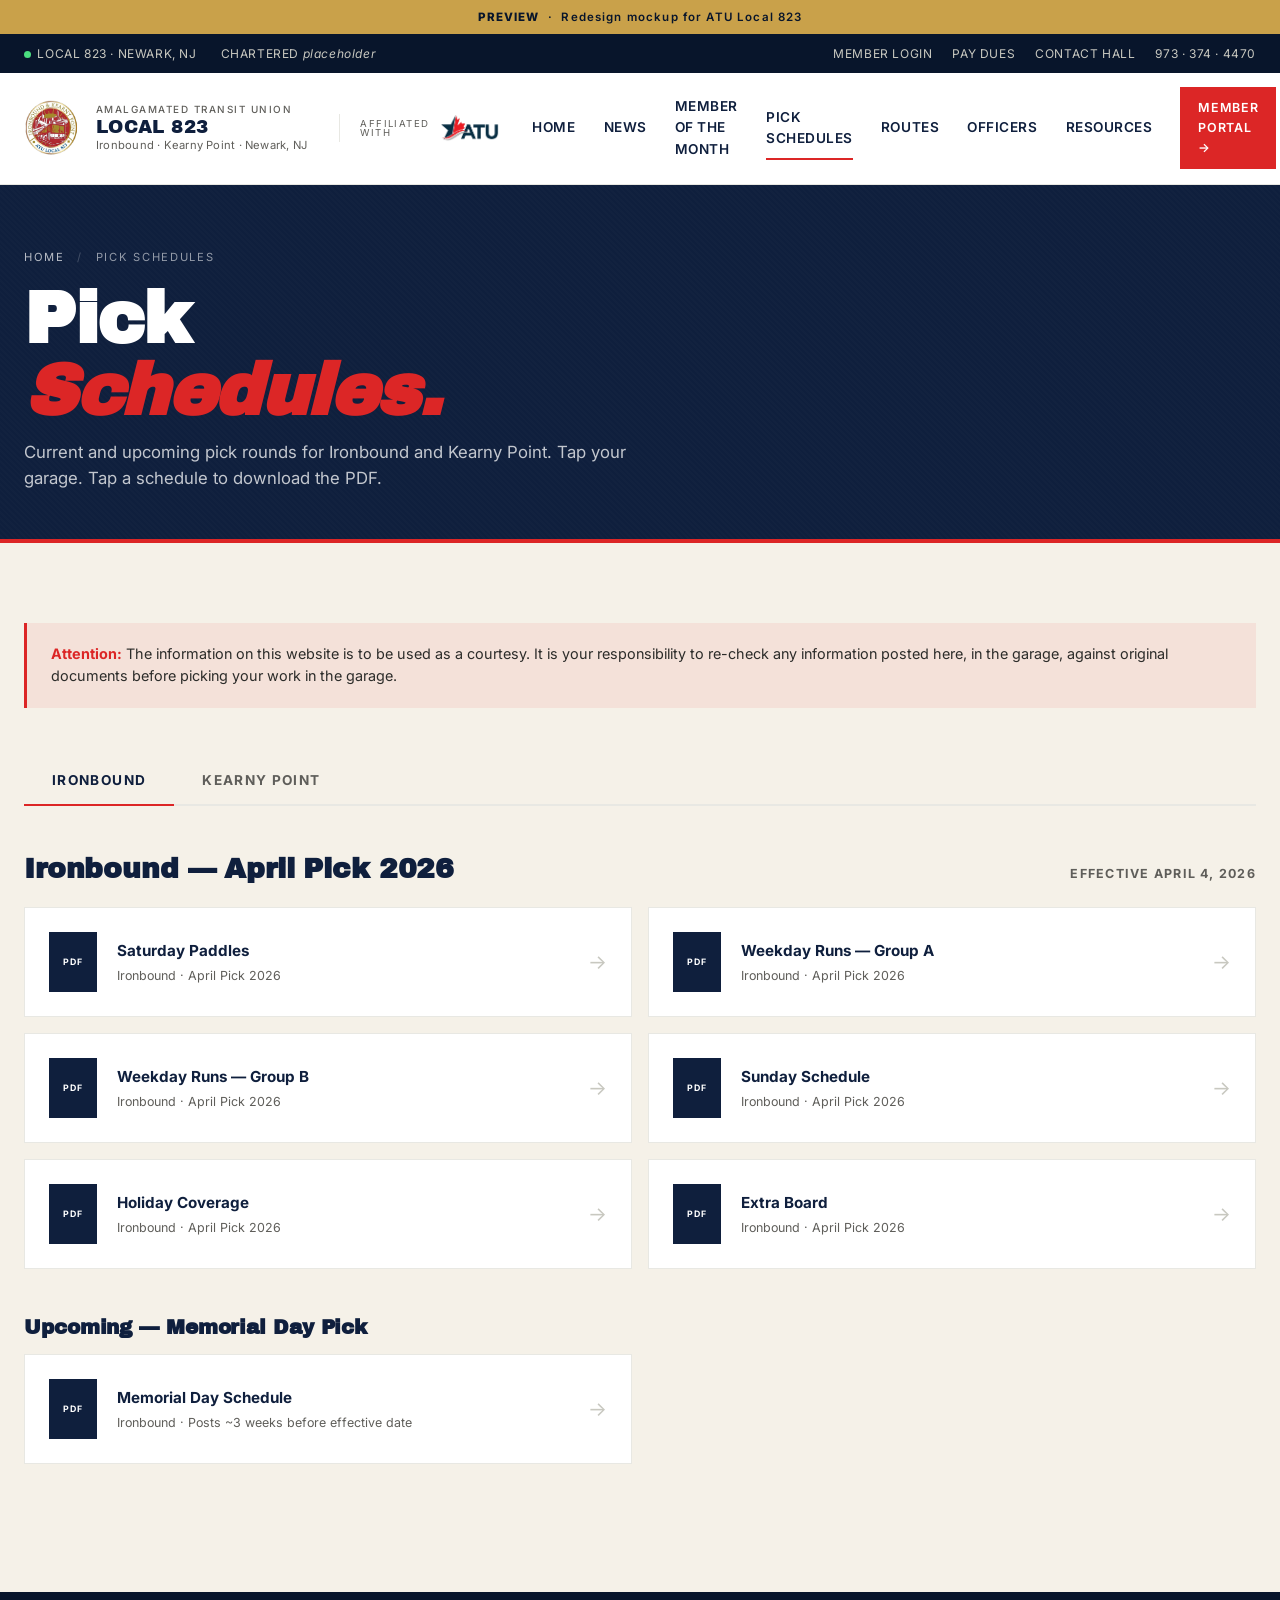
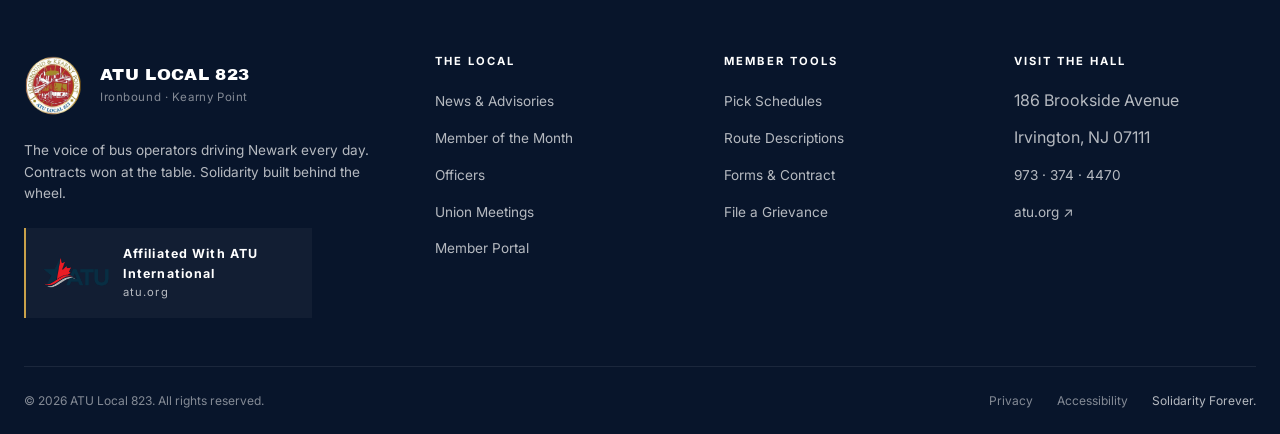
<file: pick-schedules.html>
<!DOCTYPE html>
<html lang="en">
<head>
  <meta charset="UTF-8">
  <meta name="viewport" content="width=device-width, initial-scale=1.0">
  <title>Pick Schedules — ATU Local 823</title>
  <meta name="description" content="Current and upcoming pick rounds for Ironbound and Kearny Point garages.">
  <link rel="preconnect" href="https://fonts.googleapis.com">
  <link rel="preconnect" href="https://fonts.gstatic.com" crossorigin>
  <link href="https://fonts.googleapis.com/css2?family=Archivo+Black&family=Archivo:ital,wght@0,400;0,500;0,600;0,700;0,800;0,900;1,800;1,900&family=Inter:wght@400;500;600;700&display=swap" rel="stylesheet">
  <link rel="stylesheet" href="assets/style.css?v=2">
  <link rel="icon" type="image/png" href="assets/crest.png?v=2">
</head>
<body>

<div class="demo-banner">
  <strong>PREVIEW</strong> &nbsp;·&nbsp; Redesign mockup for ATU Local 823
</div>

<div class="utility-bar">
  <div class="container">
    <div class="utility-left">
      <span><span class="dot"></span>LOCAL 823 · NEWARK, NJ</span>
      <span>CHARTERED <em>placeholder</em></span>
    </div>
    <div class="utility-right">
      <a href="#">MEMBER LOGIN</a>
      <a href="#">PAY DUES</a>
      <a href="officers.html">CONTACT HALL</a>
      <span>973 · 374 · 4470</span>
    </div>
  </div>
</div>
<nav class="main-nav">
  <div class="container">
    <a href="index.html" class="brand-block">
      <img src="assets/crest.png?v=2" alt="ATU Local 823 crest" class="brand-crest">
      <div class="brand-text">
        <div class="brand-eyebrow">Amalgamated Transit Union</div>
        <div class="brand-name">LOCAL 823</div>
        <div class="brand-tagline">Ironbound · Kearny Point · Newark, NJ</div>
      </div>
    </a>
    <div class="affiliated-block">
      <span class="affiliated-label">Affiliated<br>With</span>
      <img src="assets/atu-logo.png?v=2" alt="ATU International">
    </div>
    <button class="menu-toggle" aria-label="Toggle menu" onclick="toggleMenu()">
      <div class="menu-icon" id="menuIcon"><span></span><span></span><span></span></div>
    </button>
    <div class="nav-links" id="navLinks">
      <a href="index.html">Home</a>
      <a href="news.html">News</a>
      <a href="member-of-the-month.html">Member of the Month</a>
      <a href="pick-schedules.html" class="active">Pick Schedules</a>
      <a href="routes.html">Routes</a>
      <a href="officers.html">Officers</a>
      <a href="resources.html">Resources</a>
      <a href="#" class="nav-cta">Member Portal &rarr;</a>
    </div>
  </div>
</nav>
<header class="page-header">
  <div class="container">
    <div class="breadcrumbs"><a href="index.html">Home</a> <span>/</span> Pick Schedules</div>
    <h1 class="page-title">Pick<br><span class="accent">Schedules.</span></h1>
    <p class="page-subtitle">Current and upcoming pick rounds for Ironbound and Kearny Point. Tap your garage. Tap a schedule to download the PDF.</p>
  </div>
</header>

<section class="section light">
  <div class="container">

    <div class="disclaimer">
      <strong>Attention:</strong> The information on this website is to be used as a courtesy. It is your responsibility to re-check any information posted here, in the garage, against original documents before picking your work in the garage.
    </div>

    <div class="tab-bar">
      <button class="tab active" onclick="showTab('ib', this)">Ironbound</button>
      <button class="tab" onclick="showTab('kp', this)">Kearny Point</button>
    </div>

    <div id="ib-content">
      <div style="display: flex; justify-content: space-between; align-items: baseline; margin-bottom: 1.5rem; flex-wrap: wrap; gap: 0.5rem;">
        <h2 style="font-family: var(--font-display); font-size: 1.75rem; color: var(--navy); letter-spacing: -0.005em;">Ironbound &mdash; April Pick 2026</h2>
        <span style="font-size: 0.78rem; letter-spacing: 0.1em; color: var(--grey-500); text-transform: uppercase; font-weight: 700;">Effective April 4, 2026</span>
      </div>

      <div class="doc-list">
        
        <a href="#" class="doc-card">
          <div class="doc-icon">PDF</div>
          <div class="doc-card-body">
            <div class="doc-title">Saturday Paddles</div>
            <div class="doc-meta">Ironbound &middot; April Pick 2026</div>
          </div>
          <div class="doc-arrow">&rarr;</div>
        </a>
        
        <a href="#" class="doc-card">
          <div class="doc-icon">PDF</div>
          <div class="doc-card-body">
            <div class="doc-title">Weekday Runs &mdash; Group A</div>
            <div class="doc-meta">Ironbound &middot; April Pick 2026</div>
          </div>
          <div class="doc-arrow">&rarr;</div>
        </a>
        
        <a href="#" class="doc-card">
          <div class="doc-icon">PDF</div>
          <div class="doc-card-body">
            <div class="doc-title">Weekday Runs &mdash; Group B</div>
            <div class="doc-meta">Ironbound &middot; April Pick 2026</div>
          </div>
          <div class="doc-arrow">&rarr;</div>
        </a>
        
        <a href="#" class="doc-card">
          <div class="doc-icon">PDF</div>
          <div class="doc-card-body">
            <div class="doc-title">Sunday Schedule</div>
            <div class="doc-meta">Ironbound &middot; April Pick 2026</div>
          </div>
          <div class="doc-arrow">&rarr;</div>
        </a>
        
        <a href="#" class="doc-card">
          <div class="doc-icon">PDF</div>
          <div class="doc-card-body">
            <div class="doc-title">Holiday Coverage</div>
            <div class="doc-meta">Ironbound &middot; April Pick 2026</div>
          </div>
          <div class="doc-arrow">&rarr;</div>
        </a>
        
        <a href="#" class="doc-card">
          <div class="doc-icon">PDF</div>
          <div class="doc-card-body">
            <div class="doc-title">Extra Board</div>
            <div class="doc-meta">Ironbound &middot; April Pick 2026</div>
          </div>
          <div class="doc-arrow">&rarr;</div>
        </a>
        
      </div>

      <h3 style="font-family: var(--font-display); font-size: 1.25rem; color: var(--navy); margin-bottom: 1rem; letter-spacing: -0.005em;">Upcoming &mdash; Memorial Day Pick</h3>
      <div class="doc-list">
        <a href="#" class="doc-card">
          <div class="doc-icon">PDF</div>
          <div class="doc-card-body">
            <div class="doc-title">Memorial Day Schedule</div>
            <div class="doc-meta">Ironbound &middot; Posts ~3 weeks before effective date</div>
          </div>
          <div class="doc-arrow">&rarr;</div>
        </a>
      </div>
    </div>

    <div id="kp-content" style="display: none;">
      <div style="display: flex; justify-content: space-between; align-items: baseline; margin-bottom: 1.5rem; flex-wrap: wrap; gap: 0.5rem;">
        <h2 style="font-family: var(--font-display); font-size: 1.75rem; color: var(--navy); letter-spacing: -0.005em;">Kearny Point &mdash; April Pick 2026</h2>
        <span style="font-size: 0.78rem; letter-spacing: 0.1em; color: var(--grey-500); text-transform: uppercase; font-weight: 700;">Effective April 4, 2026</span>
      </div>

      <div class="doc-list">
        
        <a href="#" class="doc-card">
          <div class="doc-icon">PDF</div>
          <div class="doc-card-body">
            <div class="doc-title">Weekday Runs &mdash; Group A</div>
            <div class="doc-meta">Kearny Point &middot; April Pick 2026</div>
          </div>
          <div class="doc-arrow">&rarr;</div>
        </a>
        
        <a href="#" class="doc-card">
          <div class="doc-icon">PDF</div>
          <div class="doc-card-body">
            <div class="doc-title">Weekday Runs &mdash; Group B</div>
            <div class="doc-meta">Kearny Point &middot; April Pick 2026</div>
          </div>
          <div class="doc-arrow">&rarr;</div>
        </a>
        
        <a href="#" class="doc-card">
          <div class="doc-icon">PDF</div>
          <div class="doc-card-body">
            <div class="doc-title">Saturday Paddles</div>
            <div class="doc-meta">Kearny Point &middot; April Pick 2026</div>
          </div>
          <div class="doc-arrow">&rarr;</div>
        </a>
        
        <a href="#" class="doc-card">
          <div class="doc-icon">PDF</div>
          <div class="doc-card-body">
            <div class="doc-title">Sunday Schedule</div>
            <div class="doc-meta">Kearny Point &middot; April Pick 2026</div>
          </div>
          <div class="doc-arrow">&rarr;</div>
        </a>
        
      </div>

      <h3 style="font-family: var(--font-display); font-size: 1.25rem; color: var(--navy); margin-bottom: 1rem; letter-spacing: -0.005em;">Upcoming &mdash; Memorial Day Pick</h3>
      <div class="doc-list">
        <a href="#" class="doc-card">
          <div class="doc-icon">PDF</div>
          <div class="doc-card-body">
            <div class="doc-title">Memorial Day Schedule</div>
            <div class="doc-meta">Kearny Point &middot; Posts ~3 weeks before effective date</div>
          </div>
          <div class="doc-arrow">&rarr;</div>
        </a>
      </div>
    </div>

  </div>
</section>

<script>
function showTab(which, btn) {
  document.querySelectorAll('.tab').forEach(t => t.classList.remove('active'));
  btn.classList.add('active');
  document.getElementById('ib-content').style.display = which === 'ib' ? 'block' : 'none';
  document.getElementById('kp-content').style.display = which === 'kp' ? 'block' : 'none';
}

// Handle deep link from garage selector on homepage
if (window.location.hash === '#kearny') {
  document.querySelectorAll('.tab')[1].click();
}
</script>
<footer class="footer">
  <div class="container">
    <div class="footer-top">
      <div>
        <div class="footer-brand-row">
          <img src="assets/crest.png?v=2" alt="Local 823 Crest" class="crest">
          <div>
            <div class="footer-brand-text">ATU LOCAL 823</div>
            <div class="footer-brand-sub">Ironbound &middot; Kearny Point</div>
          </div>
        </div>
        <p class="footer-tagline">
          The voice of bus operators driving Newark every day. Contracts won at the table. Solidarity built behind the wheel.
        </p>
        <div class="footer-affiliated">
          <img src="assets/atu-logo.png?v=2" alt="ATU International">
          <div class="footer-affiliated-text">
            <strong>Affiliated With ATU International</strong>
            atu.org
          </div>
        </div>
      </div>
      <div class="footer-col">
        <h4>The Local</h4>
        <ul>
          <li><a href="news.html">News &amp; Advisories</a></li>
          <li><a href="member-of-the-month.html">Member of the Month</a></li>
          <li><a href="officers.html">Officers</a></li>
          <li><a href="#">Union Meetings</a></li>
          <li><a href="#">Member Portal</a></li>
        </ul>
      </div>
      <div class="footer-col">
        <h4>Member Tools</h4>
        <ul>
          <li><a href="pick-schedules.html">Pick Schedules</a></li>
          <li><a href="routes.html">Route Descriptions</a></li>
          <li><a href="resources.html">Forms &amp; Contract</a></li>
          <li><a href="#">File a Grievance</a></li>
        </ul>
      </div>
      <div class="footer-col">
        <h4>Visit the Hall</h4>
        <ul>
          <li>186 Brookside Avenue</li>
          <li>Irvington, NJ 07111</li>
          <li><a href="tel:9733744470">973 &middot; 374 &middot; 4470</a></li>
          <li><a href="https://www.atu.org" target="_blank">atu.org &#8599;</a></li>
        </ul>
      </div>
    </div>
    <div class="footer-bottom">
      <p>&copy; 2026 ATU Local 823. All rights reserved.</p>
      <div class="footer-bottom-right">
        <a href="#">Privacy</a>
        <a href="#">Accessibility</a>
        <span>Solidarity Forever.</span>
      </div>
    </div>
  </div>
</footer>

<script>
function toggleMenu() {
  const links = document.getElementById('navLinks');
  const icon = document.getElementById('menuIcon');
  links.classList.toggle('open');
  icon.classList.toggle('open');
}
</script>

</body>
</html>
</file>
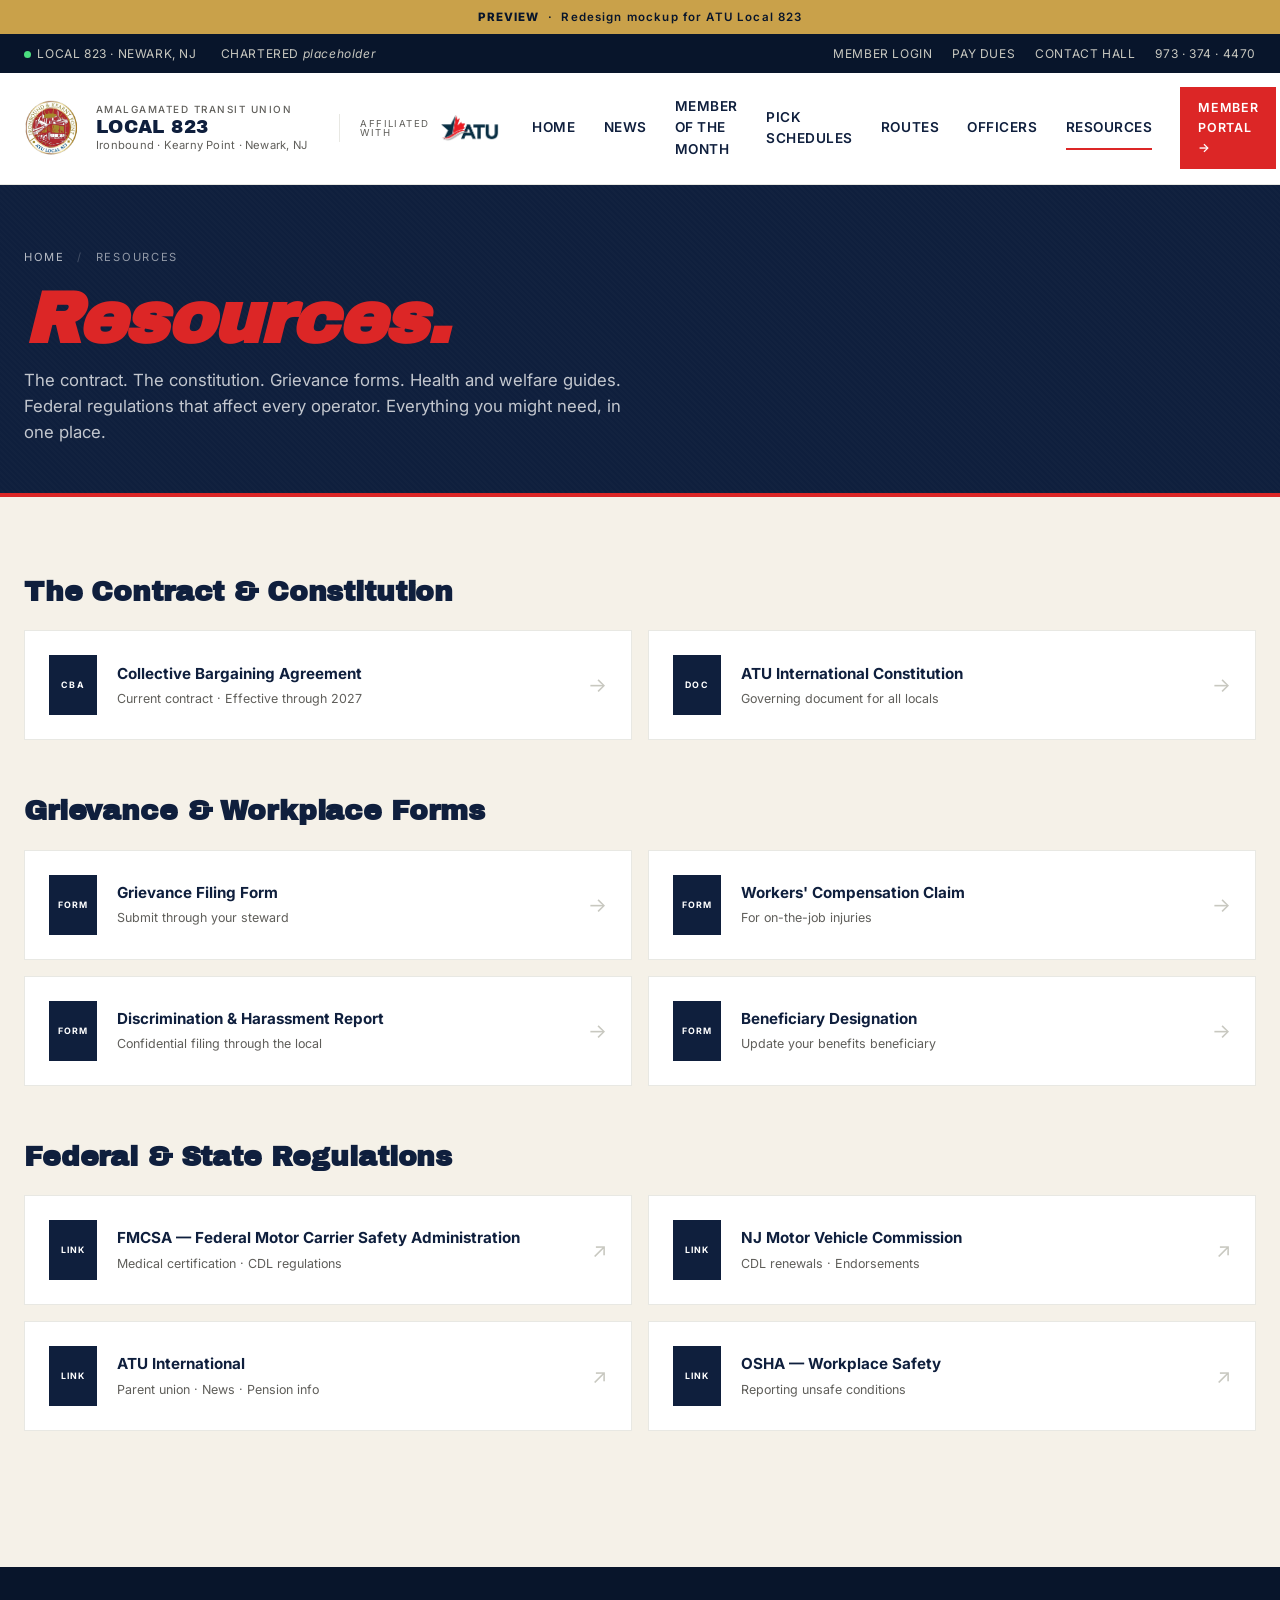
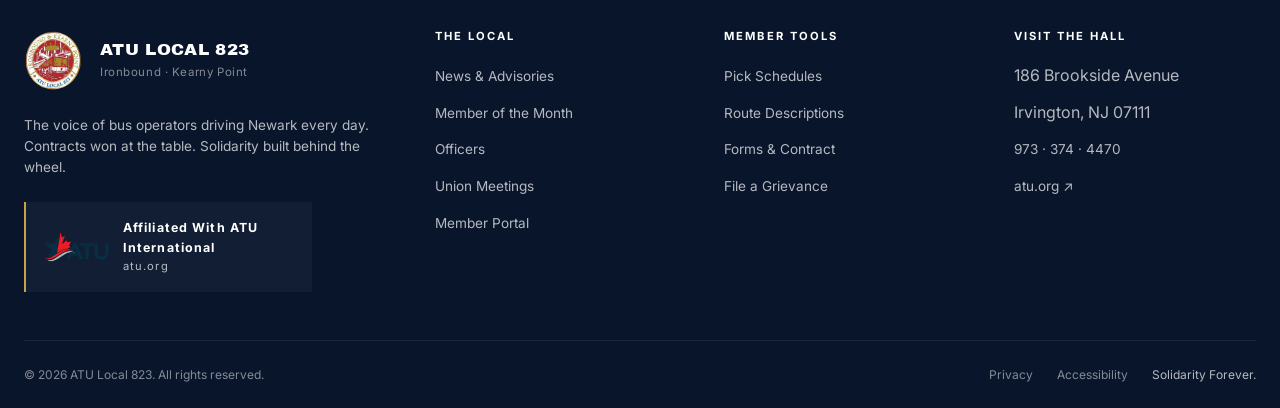
<file: resources.html>
<!DOCTYPE html>
<html lang="en">
<head>
  <meta charset="UTF-8">
  <meta name="viewport" content="width=device-width, initial-scale=1.0">
  <title>Resources — ATU Local 823</title>
  <meta name="description" content="Contract, constitution, forms, and external regulatory resources.">
  <link rel="preconnect" href="https://fonts.googleapis.com">
  <link rel="preconnect" href="https://fonts.gstatic.com" crossorigin>
  <link href="https://fonts.googleapis.com/css2?family=Archivo+Black&family=Archivo:ital,wght@0,400;0,500;0,600;0,700;0,800;0,900;1,800;1,900&family=Inter:wght@400;500;600;700&display=swap" rel="stylesheet">
  <link rel="stylesheet" href="assets/style.css?v=2">
  <link rel="icon" type="image/png" href="assets/crest.png?v=2">
</head>
<body>

<div class="demo-banner">
  <strong>PREVIEW</strong> &nbsp;·&nbsp; Redesign mockup for ATU Local 823
</div>

<div class="utility-bar">
  <div class="container">
    <div class="utility-left">
      <span><span class="dot"></span>LOCAL 823 · NEWARK, NJ</span>
      <span>CHARTERED <em>placeholder</em></span>
    </div>
    <div class="utility-right">
      <a href="#">MEMBER LOGIN</a>
      <a href="#">PAY DUES</a>
      <a href="officers.html">CONTACT HALL</a>
      <span>973 · 374 · 4470</span>
    </div>
  </div>
</div>
<nav class="main-nav">
  <div class="container">
    <a href="index.html" class="brand-block">
      <img src="assets/crest.png?v=2" alt="ATU Local 823 crest" class="brand-crest">
      <div class="brand-text">
        <div class="brand-eyebrow">Amalgamated Transit Union</div>
        <div class="brand-name">LOCAL 823</div>
        <div class="brand-tagline">Ironbound · Kearny Point · Newark, NJ</div>
      </div>
    </a>
    <div class="affiliated-block">
      <span class="affiliated-label">Affiliated<br>With</span>
      <img src="assets/atu-logo.png?v=2" alt="ATU International">
    </div>
    <button class="menu-toggle" aria-label="Toggle menu" onclick="toggleMenu()">
      <div class="menu-icon" id="menuIcon"><span></span><span></span><span></span></div>
    </button>
    <div class="nav-links" id="navLinks">
      <a href="index.html">Home</a>
      <a href="news.html">News</a>
      <a href="member-of-the-month.html">Member of the Month</a>
      <a href="pick-schedules.html">Pick Schedules</a>
      <a href="routes.html">Routes</a>
      <a href="officers.html">Officers</a>
      <a href="resources.html" class="active">Resources</a>
      <a href="#" class="nav-cta">Member Portal &rarr;</a>
    </div>
  </div>
</nav>
<header class="page-header">
  <div class="container">
    <div class="breadcrumbs"><a href="index.html">Home</a> <span>/</span> Resources</div>
    <h1 class="page-title"><span class="accent">Resources.</span></h1>
    <p class="page-subtitle">The contract. The constitution. Grievance forms. Health and welfare guides. Federal regulations that affect every operator. Everything you might need, in one place.</p>
  </div>
</header>

<section class="section light">
  <div class="container">

    <h2 style="font-family: var(--font-display); font-size: 1.75rem; color: var(--navy); margin-bottom: 1.5rem; letter-spacing: -0.005em;">The Contract &amp; Constitution</h2>
    <div class="doc-list" style="margin-bottom: 3.5rem;">
      <a href="#" class="doc-card">
        <div class="doc-icon">CBA</div>
        <div class="doc-card-body">
          <div class="doc-title">Collective Bargaining Agreement</div>
          <div class="doc-meta">Current contract &middot; Effective through 2027</div>
        </div>
        <div class="doc-arrow">&rarr;</div>
      </a>
      <a href="#" class="doc-card">
        <div class="doc-icon">DOC</div>
        <div class="doc-card-body">
          <div class="doc-title">ATU International Constitution</div>
          <div class="doc-meta">Governing document for all locals</div>
        </div>
        <div class="doc-arrow">&rarr;</div>
      </a>
    </div>

    <h2 style="font-family: var(--font-display); font-size: 1.75rem; color: var(--navy); margin-bottom: 1.5rem; letter-spacing: -0.005em;">Grievance &amp; Workplace Forms</h2>
    <div class="doc-list" style="margin-bottom: 3.5rem;">
      <a href="#" class="doc-card">
        <div class="doc-icon">FORM</div>
        <div class="doc-card-body">
          <div class="doc-title">Grievance Filing Form</div>
          <div class="doc-meta">Submit through your steward</div>
        </div>
        <div class="doc-arrow">&rarr;</div>
      </a>
      <a href="#" class="doc-card">
        <div class="doc-icon">FORM</div>
        <div class="doc-card-body">
          <div class="doc-title">Workers' Compensation Claim</div>
          <div class="doc-meta">For on-the-job injuries</div>
        </div>
        <div class="doc-arrow">&rarr;</div>
      </a>
      <a href="#" class="doc-card">
        <div class="doc-icon">FORM</div>
        <div class="doc-card-body">
          <div class="doc-title">Discrimination &amp; Harassment Report</div>
          <div class="doc-meta">Confidential filing through the local</div>
        </div>
        <div class="doc-arrow">&rarr;</div>
      </a>
      <a href="#" class="doc-card">
        <div class="doc-icon">FORM</div>
        <div class="doc-card-body">
          <div class="doc-title">Beneficiary Designation</div>
          <div class="doc-meta">Update your benefits beneficiary</div>
        </div>
        <div class="doc-arrow">&rarr;</div>
      </a>
    </div>

    <h2 style="font-family: var(--font-display); font-size: 1.75rem; color: var(--navy); margin-bottom: 1.5rem; letter-spacing: -0.005em;">Federal &amp; State Regulations</h2>
    <div class="doc-list" style="margin-bottom: 3.5rem;">
      <a href="https://www.fmcsa.dot.gov/" target="_blank" class="doc-card">
        <div class="doc-icon">LINK</div>
        <div class="doc-card-body">
          <div class="doc-title">FMCSA &mdash; Federal Motor Carrier Safety Administration</div>
          <div class="doc-meta">Medical certification &middot; CDL regulations</div>
        </div>
        <div class="doc-arrow">&#8599;</div>
      </a>
      <a href="https://www.nj.gov/mvc/" target="_blank" class="doc-card">
        <div class="doc-icon">LINK</div>
        <div class="doc-card-body">
          <div class="doc-title">NJ Motor Vehicle Commission</div>
          <div class="doc-meta">CDL renewals &middot; Endorsements</div>
        </div>
        <div class="doc-arrow">&#8599;</div>
      </a>
      <a href="https://www.atu.org" target="_blank" class="doc-card">
        <div class="doc-icon">LINK</div>
        <div class="doc-card-body">
          <div class="doc-title">ATU International</div>
          <div class="doc-meta">Parent union &middot; News &middot; Pension info</div>
        </div>
        <div class="doc-arrow">&#8599;</div>
      </a>
      <a href="https://www.osha.gov" target="_blank" class="doc-card">
        <div class="doc-icon">LINK</div>
        <div class="doc-card-body">
          <div class="doc-title">OSHA &mdash; Workplace Safety</div>
          <div class="doc-meta">Reporting unsafe conditions</div>
        </div>
        <div class="doc-arrow">&#8599;</div>
      </a>
    </div>

  </div>
</section>
<footer class="footer">
  <div class="container">
    <div class="footer-top">
      <div>
        <div class="footer-brand-row">
          <img src="assets/crest.png?v=2" alt="Local 823 Crest" class="crest">
          <div>
            <div class="footer-brand-text">ATU LOCAL 823</div>
            <div class="footer-brand-sub">Ironbound &middot; Kearny Point</div>
          </div>
        </div>
        <p class="footer-tagline">
          The voice of bus operators driving Newark every day. Contracts won at the table. Solidarity built behind the wheel.
        </p>
        <div class="footer-affiliated">
          <img src="assets/atu-logo.png?v=2" alt="ATU International">
          <div class="footer-affiliated-text">
            <strong>Affiliated With ATU International</strong>
            atu.org
          </div>
        </div>
      </div>
      <div class="footer-col">
        <h4>The Local</h4>
        <ul>
          <li><a href="news.html">News &amp; Advisories</a></li>
          <li><a href="member-of-the-month.html">Member of the Month</a></li>
          <li><a href="officers.html">Officers</a></li>
          <li><a href="#">Union Meetings</a></li>
          <li><a href="#">Member Portal</a></li>
        </ul>
      </div>
      <div class="footer-col">
        <h4>Member Tools</h4>
        <ul>
          <li><a href="pick-schedules.html">Pick Schedules</a></li>
          <li><a href="routes.html">Route Descriptions</a></li>
          <li><a href="resources.html">Forms &amp; Contract</a></li>
          <li><a href="#">File a Grievance</a></li>
        </ul>
      </div>
      <div class="footer-col">
        <h4>Visit the Hall</h4>
        <ul>
          <li>186 Brookside Avenue</li>
          <li>Irvington, NJ 07111</li>
          <li><a href="tel:9733744470">973 &middot; 374 &middot; 4470</a></li>
          <li><a href="https://www.atu.org" target="_blank">atu.org &#8599;</a></li>
        </ul>
      </div>
    </div>
    <div class="footer-bottom">
      <p>&copy; 2026 ATU Local 823. All rights reserved.</p>
      <div class="footer-bottom-right">
        <a href="#">Privacy</a>
        <a href="#">Accessibility</a>
        <span>Solidarity Forever.</span>
      </div>
    </div>
  </div>
</footer>

<script>
function toggleMenu() {
  const links = document.getElementById('navLinks');
  const icon = document.getElementById('menuIcon');
  links.classList.toggle('open');
  icon.classList.toggle('open');
}
</script>

</body>
</html>
</file>
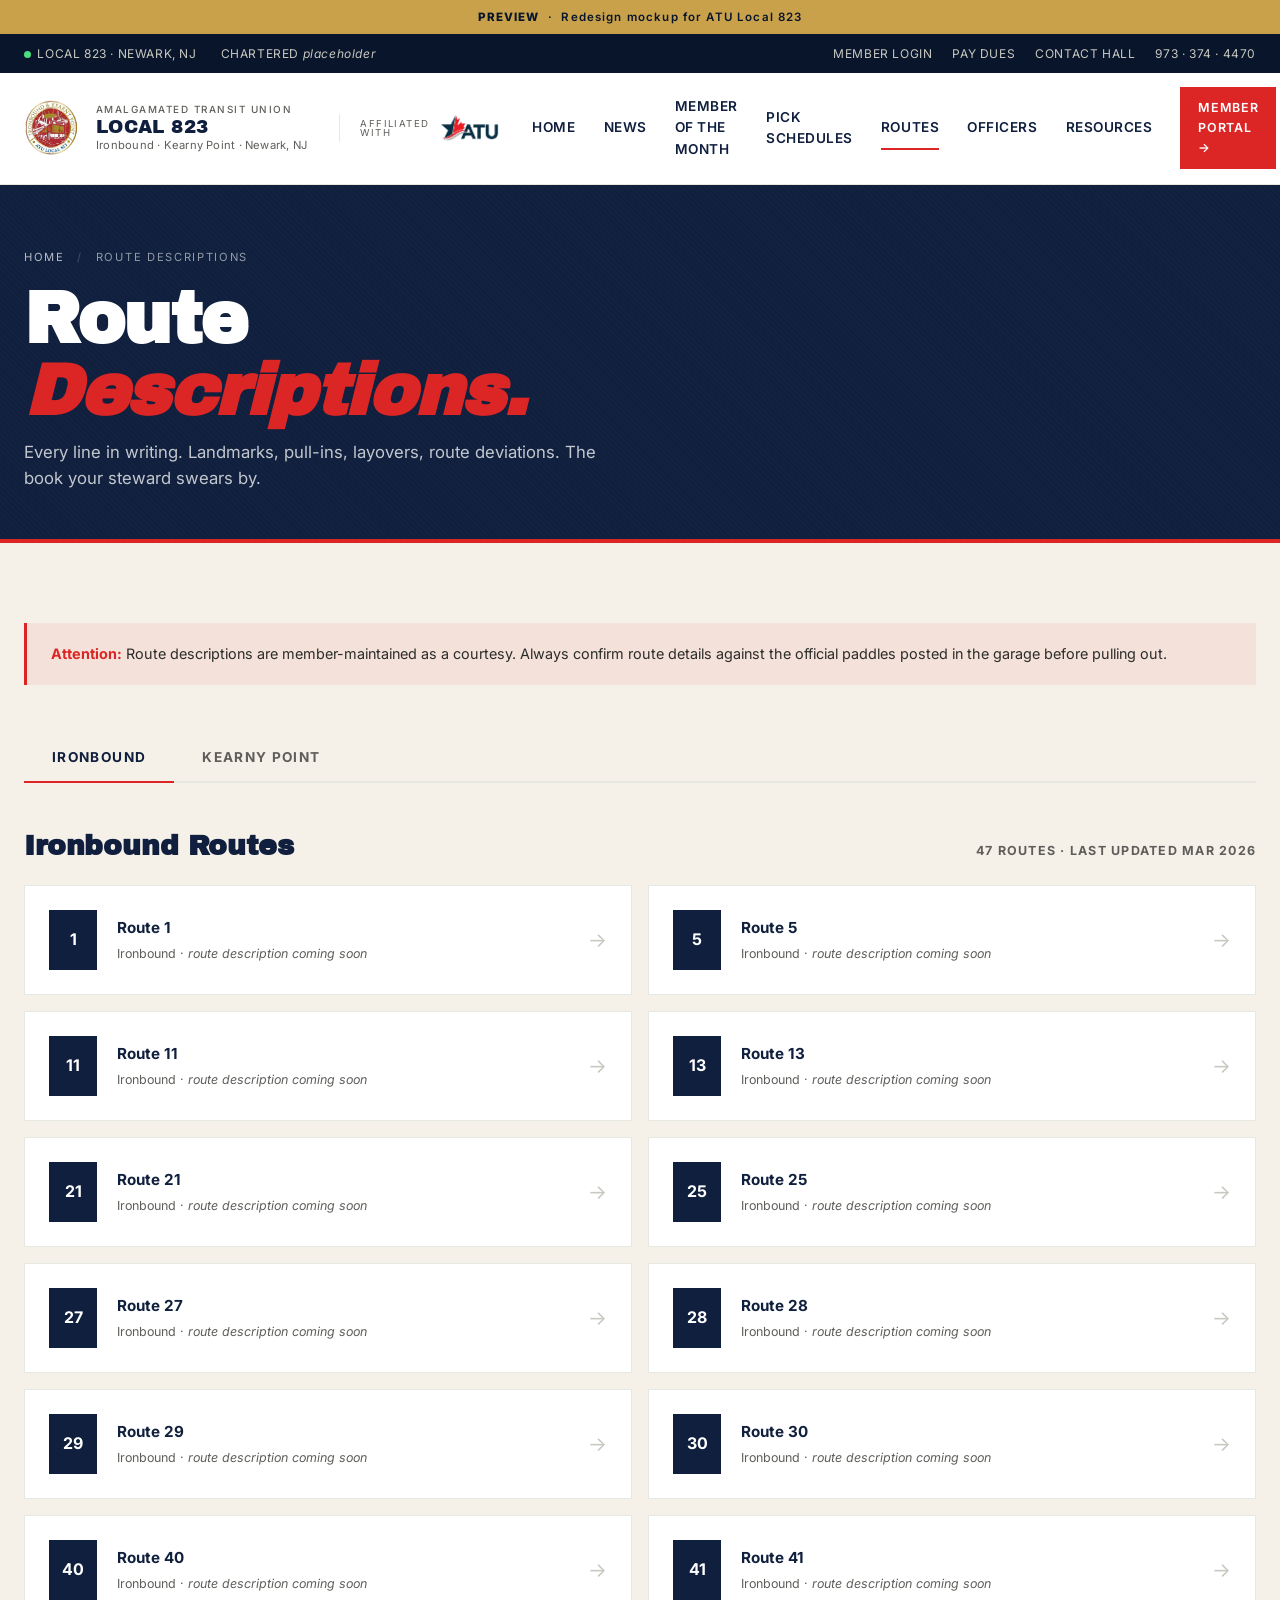
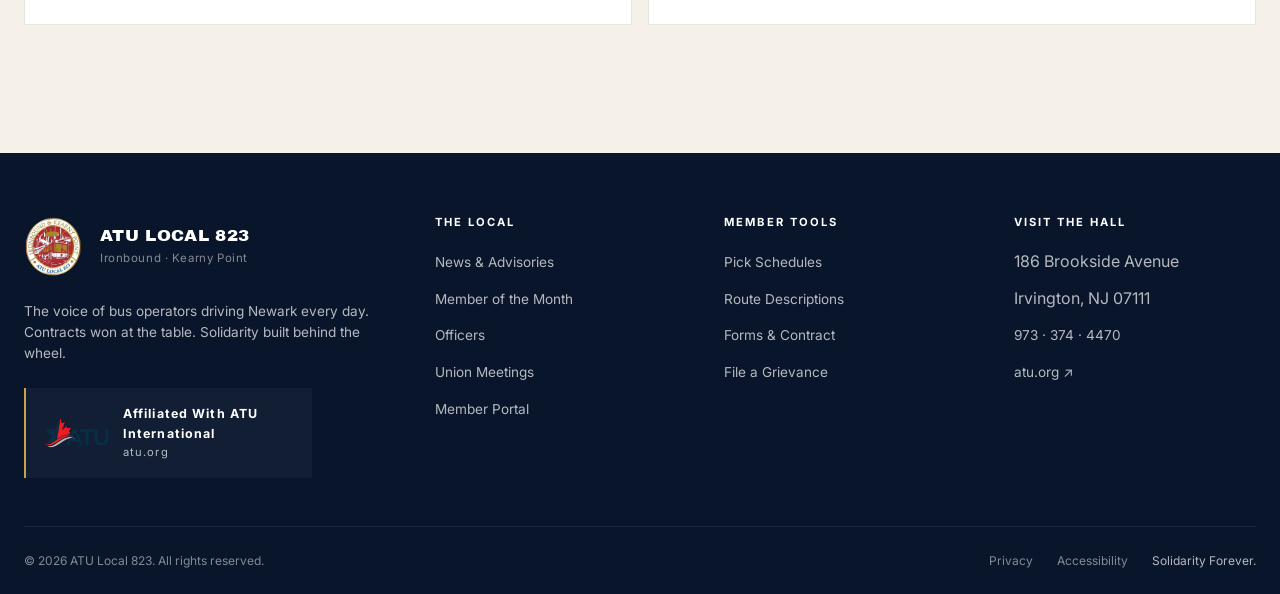
<file: routes.html>
<!DOCTYPE html>
<html lang="en">
<head>
  <meta charset="UTF-8">
  <meta name="viewport" content="width=device-width, initial-scale=1.0">
  <title>Route Descriptions — ATU Local 823</title>
  <meta name="description" content="Route descriptions for Ironbound and Kearny Point garages.">
  <link rel="preconnect" href="https://fonts.googleapis.com">
  <link rel="preconnect" href="https://fonts.gstatic.com" crossorigin>
  <link href="https://fonts.googleapis.com/css2?family=Archivo+Black&family=Archivo:ital,wght@0,400;0,500;0,600;0,700;0,800;0,900;1,800;1,900&family=Inter:wght@400;500;600;700&display=swap" rel="stylesheet">
  <link rel="stylesheet" href="assets/style.css?v=2">
  <link rel="icon" type="image/png" href="assets/crest.png?v=2">
</head>
<body>

<div class="demo-banner">
  <strong>PREVIEW</strong> &nbsp;·&nbsp; Redesign mockup for ATU Local 823
</div>

<div class="utility-bar">
  <div class="container">
    <div class="utility-left">
      <span><span class="dot"></span>LOCAL 823 · NEWARK, NJ</span>
      <span>CHARTERED <em>placeholder</em></span>
    </div>
    <div class="utility-right">
      <a href="#">MEMBER LOGIN</a>
      <a href="#">PAY DUES</a>
      <a href="officers.html">CONTACT HALL</a>
      <span>973 · 374 · 4470</span>
    </div>
  </div>
</div>
<nav class="main-nav">
  <div class="container">
    <a href="index.html" class="brand-block">
      <img src="assets/crest.png?v=2" alt="ATU Local 823 crest" class="brand-crest">
      <div class="brand-text">
        <div class="brand-eyebrow">Amalgamated Transit Union</div>
        <div class="brand-name">LOCAL 823</div>
        <div class="brand-tagline">Ironbound · Kearny Point · Newark, NJ</div>
      </div>
    </a>
    <div class="affiliated-block">
      <span class="affiliated-label">Affiliated<br>With</span>
      <img src="assets/atu-logo.png?v=2" alt="ATU International">
    </div>
    <button class="menu-toggle" aria-label="Toggle menu" onclick="toggleMenu()">
      <div class="menu-icon" id="menuIcon"><span></span><span></span><span></span></div>
    </button>
    <div class="nav-links" id="navLinks">
      <a href="index.html">Home</a>
      <a href="news.html">News</a>
      <a href="member-of-the-month.html">Member of the Month</a>
      <a href="pick-schedules.html">Pick Schedules</a>
      <a href="routes.html" class="active">Routes</a>
      <a href="officers.html">Officers</a>
      <a href="resources.html">Resources</a>
      <a href="#" class="nav-cta">Member Portal &rarr;</a>
    </div>
  </div>
</nav>
<header class="page-header">
  <div class="container">
    <div class="breadcrumbs"><a href="index.html">Home</a> <span>/</span> Route Descriptions</div>
    <h1 class="page-title">Route<br><span class="accent">Descriptions.</span></h1>
    <p class="page-subtitle">Every line in writing. Landmarks, pull-ins, layovers, route deviations. The book your steward swears by.</p>
  </div>
</header>

<section class="section light">
  <div class="container">

    <div class="disclaimer">
      <strong>Attention:</strong> Route descriptions are member-maintained as a courtesy. Always confirm route details against the official paddles posted in the garage before pulling out.
    </div>

    <div class="tab-bar">
      <button class="tab active" onclick="showTab('ib', this)">Ironbound</button>
      <button class="tab" onclick="showTab('kp', this)">Kearny Point</button>
    </div>

    <div id="ib-content">
      <div style="display: flex; justify-content: space-between; align-items: baseline; margin-bottom: 1.5rem; flex-wrap: wrap; gap: 0.5rem;">
        <h2 style="font-family: var(--font-display); font-size: 1.75rem; color: var(--navy); letter-spacing: -0.005em;">Ironbound Routes</h2>
        <span style="font-size: 0.78rem; letter-spacing: 0.1em; color: var(--grey-500); text-transform: uppercase; font-weight: 700;">47 Routes &middot; Last Updated Mar 2026</span>
      </div>

      <div class="doc-list">
        
        <a href="#" class="doc-card">
          <div class="doc-icon" style="font-size: 1rem; letter-spacing: 0;">1</div>
          <div class="doc-card-body">
            <div class="doc-title">Route 1</div>
            <div class="doc-meta">Ironbound &middot; <em>route description coming soon</em></div>
          </div>
          <div class="doc-arrow">&rarr;</div>
        </a>
        
        <a href="#" class="doc-card">
          <div class="doc-icon" style="font-size: 1rem; letter-spacing: 0;">5</div>
          <div class="doc-card-body">
            <div class="doc-title">Route 5</div>
            <div class="doc-meta">Ironbound &middot; <em>route description coming soon</em></div>
          </div>
          <div class="doc-arrow">&rarr;</div>
        </a>
        
        <a href="#" class="doc-card">
          <div class="doc-icon" style="font-size: 1rem; letter-spacing: 0;">11</div>
          <div class="doc-card-body">
            <div class="doc-title">Route 11</div>
            <div class="doc-meta">Ironbound &middot; <em>route description coming soon</em></div>
          </div>
          <div class="doc-arrow">&rarr;</div>
        </a>
        
        <a href="#" class="doc-card">
          <div class="doc-icon" style="font-size: 1rem; letter-spacing: 0;">13</div>
          <div class="doc-card-body">
            <div class="doc-title">Route 13</div>
            <div class="doc-meta">Ironbound &middot; <em>route description coming soon</em></div>
          </div>
          <div class="doc-arrow">&rarr;</div>
        </a>
        
        <a href="#" class="doc-card">
          <div class="doc-icon" style="font-size: 1rem; letter-spacing: 0;">21</div>
          <div class="doc-card-body">
            <div class="doc-title">Route 21</div>
            <div class="doc-meta">Ironbound &middot; <em>route description coming soon</em></div>
          </div>
          <div class="doc-arrow">&rarr;</div>
        </a>
        
        <a href="#" class="doc-card">
          <div class="doc-icon" style="font-size: 1rem; letter-spacing: 0;">25</div>
          <div class="doc-card-body">
            <div class="doc-title">Route 25</div>
            <div class="doc-meta">Ironbound &middot; <em>route description coming soon</em></div>
          </div>
          <div class="doc-arrow">&rarr;</div>
        </a>
        
        <a href="#" class="doc-card">
          <div class="doc-icon" style="font-size: 1rem; letter-spacing: 0;">27</div>
          <div class="doc-card-body">
            <div class="doc-title">Route 27</div>
            <div class="doc-meta">Ironbound &middot; <em>route description coming soon</em></div>
          </div>
          <div class="doc-arrow">&rarr;</div>
        </a>
        
        <a href="#" class="doc-card">
          <div class="doc-icon" style="font-size: 1rem; letter-spacing: 0;">28</div>
          <div class="doc-card-body">
            <div class="doc-title">Route 28</div>
            <div class="doc-meta">Ironbound &middot; <em>route description coming soon</em></div>
          </div>
          <div class="doc-arrow">&rarr;</div>
        </a>
        
        <a href="#" class="doc-card">
          <div class="doc-icon" style="font-size: 1rem; letter-spacing: 0;">29</div>
          <div class="doc-card-body">
            <div class="doc-title">Route 29</div>
            <div class="doc-meta">Ironbound &middot; <em>route description coming soon</em></div>
          </div>
          <div class="doc-arrow">&rarr;</div>
        </a>
        
        <a href="#" class="doc-card">
          <div class="doc-icon" style="font-size: 1rem; letter-spacing: 0;">30</div>
          <div class="doc-card-body">
            <div class="doc-title">Route 30</div>
            <div class="doc-meta">Ironbound &middot; <em>route description coming soon</em></div>
          </div>
          <div class="doc-arrow">&rarr;</div>
        </a>
        
        <a href="#" class="doc-card">
          <div class="doc-icon" style="font-size: 1rem; letter-spacing: 0;">40</div>
          <div class="doc-card-body">
            <div class="doc-title">Route 40</div>
            <div class="doc-meta">Ironbound &middot; <em>route description coming soon</em></div>
          </div>
          <div class="doc-arrow">&rarr;</div>
        </a>
        
        <a href="#" class="doc-card">
          <div class="doc-icon" style="font-size: 1rem; letter-spacing: 0;">41</div>
          <div class="doc-card-body">
            <div class="doc-title">Route 41</div>
            <div class="doc-meta">Ironbound &middot; <em>route description coming soon</em></div>
          </div>
          <div class="doc-arrow">&rarr;</div>
        </a>
        
      </div>
    </div>

    <div id="kp-content" style="display: none;">
      <div style="display: flex; justify-content: space-between; align-items: baseline; margin-bottom: 1.5rem; flex-wrap: wrap; gap: 0.5rem;">
        <h2 style="font-family: var(--font-display); font-size: 1.75rem; color: var(--navy); letter-spacing: -0.005em;">Kearny Point Routes</h2>
        <span style="font-size: 0.78rem; letter-spacing: 0.1em; color: var(--grey-500); text-transform: uppercase; font-weight: 700;">38 Routes &middot; Last Updated Mar 2026</span>
      </div>

      <div class="doc-list">
        
        <a href="#" class="doc-card">
          <div class="doc-icon" style="font-size: 1rem; letter-spacing: 0;">2</div>
          <div class="doc-card-body">
            <div class="doc-title">Route 2</div>
            <div class="doc-meta">Kearny Point &middot; <em>route description coming soon</em></div>
          </div>
          <div class="doc-arrow">&rarr;</div>
        </a>
        
        <a href="#" class="doc-card">
          <div class="doc-icon" style="font-size: 1rem; letter-spacing: 0;">4</div>
          <div class="doc-card-body">
            <div class="doc-title">Route 4</div>
            <div class="doc-meta">Kearny Point &middot; <em>route description coming soon</em></div>
          </div>
          <div class="doc-arrow">&rarr;</div>
        </a>
        
        <a href="#" class="doc-card">
          <div class="doc-icon" style="font-size: 1rem; letter-spacing: 0;">8</div>
          <div class="doc-card-body">
            <div class="doc-title">Route 8</div>
            <div class="doc-meta">Kearny Point &middot; <em>route description coming soon</em></div>
          </div>
          <div class="doc-arrow">&rarr;</div>
        </a>
        
        <a href="#" class="doc-card">
          <div class="doc-icon" style="font-size: 1rem; letter-spacing: 0;">24</div>
          <div class="doc-card-body">
            <div class="doc-title">Route 24</div>
            <div class="doc-meta">Kearny Point &middot; <em>route description coming soon</em></div>
          </div>
          <div class="doc-arrow">&rarr;</div>
        </a>
        
        <a href="#" class="doc-card">
          <div class="doc-icon" style="font-size: 1rem; letter-spacing: 0;">26</div>
          <div class="doc-card-body">
            <div class="doc-title">Route 26</div>
            <div class="doc-meta">Kearny Point &middot; <em>route description coming soon</em></div>
          </div>
          <div class="doc-arrow">&rarr;</div>
        </a>
        
        <a href="#" class="doc-card">
          <div class="doc-icon" style="font-size: 1rem; letter-spacing: 0;">34</div>
          <div class="doc-card-body">
            <div class="doc-title">Route 34</div>
            <div class="doc-meta">Kearny Point &middot; <em>route description coming soon</em></div>
          </div>
          <div class="doc-arrow">&rarr;</div>
        </a>
        
        <a href="#" class="doc-card">
          <div class="doc-icon" style="font-size: 1rem; letter-spacing: 0;">37</div>
          <div class="doc-card-body">
            <div class="doc-title">Route 37</div>
            <div class="doc-meta">Kearny Point &middot; <em>route description coming soon</em></div>
          </div>
          <div class="doc-arrow">&rarr;</div>
        </a>
        
        <a href="#" class="doc-card">
          <div class="doc-icon" style="font-size: 1rem; letter-spacing: 0;">39</div>
          <div class="doc-card-body">
            <div class="doc-title">Route 39</div>
            <div class="doc-meta">Kearny Point &middot; <em>route description coming soon</em></div>
          </div>
          <div class="doc-arrow">&rarr;</div>
        </a>
        
        <a href="#" class="doc-card">
          <div class="doc-icon" style="font-size: 1rem; letter-spacing: 0;">42</div>
          <div class="doc-card-body">
            <div class="doc-title">Route 42</div>
            <div class="doc-meta">Kearny Point &middot; <em>route description coming soon</em></div>
          </div>
          <div class="doc-arrow">&rarr;</div>
        </a>
        
        <a href="#" class="doc-card">
          <div class="doc-icon" style="font-size: 1rem; letter-spacing: 0;">43</div>
          <div class="doc-card-body">
            <div class="doc-title">Route 43</div>
            <div class="doc-meta">Kearny Point &middot; <em>route description coming soon</em></div>
          </div>
          <div class="doc-arrow">&rarr;</div>
        </a>
        
        <a href="#" class="doc-card">
          <div class="doc-icon" style="font-size: 1rem; letter-spacing: 0;">44</div>
          <div class="doc-card-body">
            <div class="doc-title">Route 44</div>
            <div class="doc-meta">Kearny Point &middot; <em>route description coming soon</em></div>
          </div>
          <div class="doc-arrow">&rarr;</div>
        </a>
        
        <a href="#" class="doc-card">
          <div class="doc-icon" style="font-size: 1rem; letter-spacing: 0;">67</div>
          <div class="doc-card-body">
            <div class="doc-title">Route 67</div>
            <div class="doc-meta">Kearny Point &middot; <em>route description coming soon</em></div>
          </div>
          <div class="doc-arrow">&rarr;</div>
        </a>
        
        <a href="#" class="doc-card">
          <div class="doc-icon" style="font-size: 1rem; letter-spacing: 0;">76</div>
          <div class="doc-card-body">
            <div class="doc-title">Route 76</div>
            <div class="doc-meta">Kearny Point &middot; <em>route description coming soon</em></div>
          </div>
          <div class="doc-arrow">&rarr;</div>
        </a>
        
      </div>
    </div>

  </div>
</section>

<script>
function showTab(which, btn) {
  document.querySelectorAll('.tab').forEach(t => t.classList.remove('active'));
  btn.classList.add('active');
  document.getElementById('ib-content').style.display = which === 'ib' ? 'block' : 'none';
  document.getElementById('kp-content').style.display = which === 'kp' ? 'block' : 'none';
}
</script>
<footer class="footer">
  <div class="container">
    <div class="footer-top">
      <div>
        <div class="footer-brand-row">
          <img src="assets/crest.png?v=2" alt="Local 823 Crest" class="crest">
          <div>
            <div class="footer-brand-text">ATU LOCAL 823</div>
            <div class="footer-brand-sub">Ironbound &middot; Kearny Point</div>
          </div>
        </div>
        <p class="footer-tagline">
          The voice of bus operators driving Newark every day. Contracts won at the table. Solidarity built behind the wheel.
        </p>
        <div class="footer-affiliated">
          <img src="assets/atu-logo.png?v=2" alt="ATU International">
          <div class="footer-affiliated-text">
            <strong>Affiliated With ATU International</strong>
            atu.org
          </div>
        </div>
      </div>
      <div class="footer-col">
        <h4>The Local</h4>
        <ul>
          <li><a href="news.html">News &amp; Advisories</a></li>
          <li><a href="member-of-the-month.html">Member of the Month</a></li>
          <li><a href="officers.html">Officers</a></li>
          <li><a href="#">Union Meetings</a></li>
          <li><a href="#">Member Portal</a></li>
        </ul>
      </div>
      <div class="footer-col">
        <h4>Member Tools</h4>
        <ul>
          <li><a href="pick-schedules.html">Pick Schedules</a></li>
          <li><a href="routes.html">Route Descriptions</a></li>
          <li><a href="resources.html">Forms &amp; Contract</a></li>
          <li><a href="#">File a Grievance</a></li>
        </ul>
      </div>
      <div class="footer-col">
        <h4>Visit the Hall</h4>
        <ul>
          <li>186 Brookside Avenue</li>
          <li>Irvington, NJ 07111</li>
          <li><a href="tel:9733744470">973 &middot; 374 &middot; 4470</a></li>
          <li><a href="https://www.atu.org" target="_blank">atu.org &#8599;</a></li>
        </ul>
      </div>
    </div>
    <div class="footer-bottom">
      <p>&copy; 2026 ATU Local 823. All rights reserved.</p>
      <div class="footer-bottom-right">
        <a href="#">Privacy</a>
        <a href="#">Accessibility</a>
        <span>Solidarity Forever.</span>
      </div>
    </div>
  </div>
</footer>

<script>
function toggleMenu() {
  const links = document.getElementById('navLinks');
  const icon = document.getElementById('menuIcon');
  links.classList.toggle('open');
  icon.classList.toggle('open');
}
</script>

</body>
</html>
</file>
<file: assets/style.css>
/* =================================================================
   ATU LOCAL 823 — STYLESHEET
   Bold & Union-Proud direction
   ================================================================= */

/* ---------- DESIGN TOKENS ---------- */
:root {
  --navy: #0F1F3D;
  --navy-2: #1A2E52;
  --navy-3: #08152B;
  --red: #DC2626;
  --red-dark: #B01818;
  --gold: #C9A14A;
  --cream: #F5F1E8;
  --grey-50: #F7F7F5;
  --grey-100: #E8E8E3;
  --grey-300: #C8C8C0;
  --grey-500: #5F5E5A;
  --grey-700: #2C2C2A;
  --white: #FFFFFF;

  --max-w: 1280px;
  --gutter: 1.5rem;

  --font-display: 'Archivo Black', 'Arial Black', sans-serif;
  --font-sans: 'Inter', -apple-system, BlinkMacSystemFont, 'Helvetica Neue', sans-serif;
  --font-italic: 'Archivo', sans-serif;
}

/* ---------- RESET ---------- */
*, *::before, *::after { box-sizing: border-box; margin: 0; padding: 0; }
html { scroll-behavior: smooth; -webkit-text-size-adjust: 100%; }
body {
  font-family: var(--font-sans);
  font-size: 16px;
  line-height: 1.6;
  color: var(--grey-700);
  background: var(--white);
  -webkit-font-smoothing: antialiased;
  -moz-osx-font-smoothing: grayscale;
}
img { max-width: 100%; height: auto; display: block; }
a { color: inherit; text-decoration: none; }
button { font-family: inherit; cursor: pointer; border: none; background: none; }
ul { list-style: none; }
h1, h2, h3, h4, h5, h6 { line-height: 1.05; }

/* ---------- LAYOUT HELPERS ---------- */
.container {
  max-width: var(--max-w);
  margin: 0 auto;
  padding-left: var(--gutter);
  padding-right: var(--gutter);
}

.eyebrow {
  font-family: var(--font-sans);
  font-size: 0.7rem;
  font-weight: 600;
  letter-spacing: 0.18em;
  text-transform: uppercase;
  color: var(--red);
  margin-bottom: 0.75rem;
}
.eyebrow.gold { color: var(--gold); }
.eyebrow.white { color: var(--white); }

/* ---------- TOP UTILITY BAR ---------- */
.utility-bar {
  background: var(--navy-3);
  color: var(--grey-300);
  font-size: 0.75rem;
  letter-spacing: 0.05em;
}
.utility-bar .container {
  display: flex;
  justify-content: space-between;
  align-items: center;
  padding-top: 0.6rem;
  padding-bottom: 0.6rem;
  flex-wrap: wrap;
  gap: 0.5rem;
}
.utility-left { display: flex; gap: 1.5rem; align-items: center; flex-wrap: wrap; }
.utility-left .dot {
  display: inline-block;
  width: 7px; height: 7px;
  background: #4ade80;
  border-radius: 50%;
  margin-right: 0.4rem;
  vertical-align: middle;
}
.utility-right { display: flex; gap: 1.25rem; align-items: center; flex-wrap: wrap; }
.utility-right a { transition: color 0.15s; }
.utility-right a:hover { color: var(--white); }

/* ---------- MAIN NAV ---------- */
.main-nav {
  background: var(--white);
  border-bottom: 1px solid var(--grey-100);
  position: sticky;
  top: 0;
  z-index: 100;
}
.main-nav .container {
  display: flex;
  align-items: center;
  justify-content: space-between;
  padding-top: 0.9rem;
  padding-bottom: 0.9rem;
  gap: 2rem;
}
.brand-block {
  display: flex;
  align-items: center;
  gap: 1rem;
  flex-shrink: 0;
}
.brand-crest {
  width: 56px;
  height: 56px;
  flex-shrink: 0;
}
.brand-text { line-height: 1.2; }
.brand-eyebrow {
  font-size: 0.62rem;
  letter-spacing: 0.15em;
  color: var(--grey-500);
  font-weight: 500;
  text-transform: uppercase;
}
.brand-name {
  font-family: var(--font-display);
  font-size: 1.15rem;
  color: var(--navy);
  letter-spacing: 0.02em;
  line-height: 1;
  margin: 2px 0;
}
.brand-tagline {
  font-size: 0.7rem;
  color: var(--grey-500);
  letter-spacing: 0.02em;
}

.affiliated-block {
  display: flex;
  align-items: center;
  gap: 0.65rem;
  padding-left: 1.25rem;
  border-left: 1px solid var(--grey-100);
  flex-shrink: 0;
}
.affiliated-label {
  font-size: 0.6rem;
  letter-spacing: 0.15em;
  color: var(--grey-500);
  text-transform: uppercase;
  line-height: 1;
}
.affiliated-block img { height: 28px; width: auto; }

.nav-links {
  display: flex;
  gap: 1.75rem;
  margin-left: auto;
  align-items: center;
}
.nav-links a {
  font-size: 0.85rem;
  font-weight: 600;
  letter-spacing: 0.04em;
  color: var(--navy);
  text-transform: uppercase;
  position: relative;
  padding: 0.25rem 0;
  transition: color 0.15s;
}
.nav-links a:hover { color: var(--red); }
.nav-links a.active {
  color: var(--navy);
}
.nav-links a.active::after {
  content: '';
  position: absolute;
  bottom: -0.4rem;
  left: 0;
  right: 0;
  height: 2px;
  background: var(--red);
}
.nav-cta {
  background: var(--red);
  color: var(--white) !important;
  padding: 0.7rem 1.1rem !important;
  font-size: 0.78rem !important;
  letter-spacing: 0.06em !important;
  transition: background 0.15s;
}
.nav-cta::after { display: none !important; }
.nav-cta:hover { background: var(--red-dark); color: var(--white) !important; }

/* mobile menu toggle */
.menu-toggle { display: none; }
.menu-icon {
  width: 28px;
  height: 22px;
  position: relative;
  cursor: pointer;
}
.menu-icon span {
  position: absolute;
  left: 0; right: 0;
  height: 2.5px;
  background: var(--navy);
  transition: all 0.25s;
}
.menu-icon span:nth-child(1) { top: 0; }
.menu-icon span:nth-child(2) { top: 50%; transform: translateY(-50%); }
.menu-icon span:nth-child(3) { bottom: 0; }
.menu-icon.open span:nth-child(1) { transform: translateY(10px) rotate(45deg); }
.menu-icon.open span:nth-child(2) { opacity: 0; }
.menu-icon.open span:nth-child(3) { transform: translateY(-10px) rotate(-45deg); }

/* ---------- HERO ---------- */
.hero {
  background: var(--navy);
  color: var(--white);
  padding: 6rem 0 5rem;
  position: relative;
  overflow: hidden;
}
.hero::before {
  content: '';
  position: absolute;
  inset: 0;
  background-image:
    repeating-linear-gradient(45deg, transparent, transparent 2px, rgba(255,255,255,0.012) 2px, rgba(255,255,255,0.012) 4px);
  pointer-events: none;
}
.hero::after {
  content: '';
  position: absolute;
  right: -12%;
  top: -8%;
  width: 60%;
  height: 120%;
  background: radial-gradient(circle, rgba(220, 38, 38, 0.18) 0%, transparent 65%);
  pointer-events: none;
}
.hero .container {
  position: relative;
  display: grid;
  grid-template-columns: 1.4fr 1fr;
  gap: 3rem;
  align-items: center;
}
.hero-badge {
  display: inline-flex;
  align-items: center;
  gap: 0.6rem;
  font-size: 0.7rem;
  letter-spacing: 0.18em;
  font-weight: 600;
  color: var(--white);
  margin-bottom: 1.5rem;
}
.hero-badge::before {
  content: '';
  width: 28px;
  height: 1.5px;
  background: var(--red);
}
.hero-headline {
  font-family: var(--font-display);
  font-size: clamp(3.5rem, 8vw, 6.25rem);
  letter-spacing: -0.02em;
  line-height: 0.92;
  margin-bottom: 1.5rem;
}
.hero-headline .red {
  color: var(--red);
  font-style: italic;
  font-family: var(--font-display);
  display: block;
}
.hero-sub {
  font-size: 1.05rem;
  line-height: 1.55;
  color: rgba(255,255,255,0.78);
  max-width: 32rem;
  margin-bottom: 2rem;
}
.hero-actions { display: flex; gap: 0.75rem; flex-wrap: wrap; }
.btn {
  display: inline-flex;
  align-items: center;
  gap: 0.5rem;
  padding: 0.95rem 1.5rem;
  font-size: 0.78rem;
  font-weight: 700;
  letter-spacing: 0.12em;
  text-transform: uppercase;
  border-radius: 2px;
  transition: all 0.15s;
  cursor: pointer;
}
.btn-red { background: var(--red); color: var(--white); }
.btn-red:hover { background: var(--red-dark); }
.btn-outline { background: transparent; color: var(--white); border: 1.5px solid rgba(255,255,255,0.4); }
.btn-outline:hover { background: var(--white); color: var(--navy); }
.btn-navy { background: var(--navy); color: var(--white); }
.btn-navy:hover { background: var(--navy-2); }
.btn-white { background: var(--white); color: var(--navy); }
.btn-white:hover { background: var(--cream); }

.hero-crest {
  position: relative;
  display: flex;
  justify-content: center;
  align-items: center;
}
.hero-crest::before {
  content: '';
  position: absolute;
  width: 105%;
  height: 105%;
  border-radius: 50%;
  background: rgba(201, 161, 74, 0.08);
  filter: blur(40px);
}
.hero-crest img {
  width: 100%;
  max-width: 380px;
  height: auto;
  position: relative;
  z-index: 1;
  transform: rotate(-4deg);
  filter: drop-shadow(0 20px 40px rgba(0,0,0,0.35));
}

/* ---------- STATS STRIP ---------- */
.stats {
  background: var(--navy-2);
  color: var(--white);
  border-top: 1px solid rgba(255,255,255,0.06);
}
.stats .container {
  display: grid;
  grid-template-columns: repeat(4, 1fr);
  gap: 1px;
  padding: 0;
}
.stats .container > * + * {
  border-left: 1px solid rgba(255,255,255,0.08);
}
.stat {
  padding: 2rem var(--gutter);
}
.stat-num {
  font-family: var(--font-display);
  font-size: 2.5rem;
  letter-spacing: -0.02em;
  line-height: 1;
  margin-bottom: 0.4rem;
}
.stat-num.gold { color: var(--gold); }
.stat-label {
  font-size: 0.72rem;
  letter-spacing: 0.18em;
  color: rgba(255,255,255,0.55);
  text-transform: uppercase;
}
.stat-tag {
  display: inline-block;
  font-size: 0.55rem;
  letter-spacing: 0.1em;
  color: var(--gold);
  background: rgba(201, 161, 74, 0.12);
  padding: 2px 6px;
  border-radius: 2px;
  margin-left: 0.4rem;
  vertical-align: 4px;
  text-transform: uppercase;
  font-weight: 600;
}

/* ---------- MEETING BANNER ---------- */
.meeting-banner {
  background: var(--red);
  color: var(--white);
}
.meeting-banner .container {
  display: grid;
  grid-template-columns: 1.2fr 1.5fr auto;
  align-items: center;
  gap: 2rem;
  padding-top: 1.75rem;
  padding-bottom: 1.75rem;
}
.meeting-label {
  font-size: 0.65rem;
  letter-spacing: 0.18em;
  font-weight: 600;
  color: rgba(255,255,255,0.75);
  text-transform: uppercase;
  margin-bottom: 0.4rem;
}
.meeting-headline {
  font-family: var(--font-display);
  font-size: 1.65rem;
  line-height: 1;
  letter-spacing: -0.01em;
  margin-bottom: 0.6rem;
}
.meeting-times {
  display: flex;
  gap: 0.5rem;
}
.meeting-times span {
  display: inline-block;
  border: 1px solid rgba(255,255,255,0.5);
  padding: 0.35rem 0.7rem;
  font-size: 0.75rem;
  font-weight: 600;
  letter-spacing: 0.05em;
}
.meeting-detail-label {
  font-size: 0.65rem;
  letter-spacing: 0.18em;
  font-weight: 600;
  color: rgba(255,255,255,0.7);
  text-transform: uppercase;
  margin-bottom: 0.4rem;
}
.meeting-detail-value {
  font-size: 1.1rem;
  font-weight: 600;
  margin-bottom: 0.2rem;
}
.meeting-detail-sub {
  font-size: 0.85rem;
  color: rgba(255,255,255,0.85);
}

/* ---------- SECTIONS ---------- */
.section {
  padding: 5rem 0;
  background: var(--navy);
  color: var(--white);
}
.section.dark { background: var(--navy); color: var(--white); }
.section.light { background: var(--cream); color: var(--grey-700); }
.section.white { background: var(--white); color: var(--grey-700); }

.section-header {
  display: flex;
  justify-content: space-between;
  align-items: flex-end;
  margin-bottom: 3rem;
  flex-wrap: wrap;
  gap: 1rem;
}
.section-title {
  font-family: var(--font-display);
  font-size: clamp(2.25rem, 4.5vw, 3.5rem);
  letter-spacing: -0.02em;
  line-height: 1;
}
.section-title .accent { color: var(--red); }
.section-link {
  font-size: 0.78rem;
  font-weight: 700;
  letter-spacing: 0.15em;
  text-transform: uppercase;
  border-bottom: 1.5px solid currentColor;
  padding-bottom: 2px;
  transition: color 0.15s;
}
.section.dark .section-link { color: var(--white); }
.section.dark .section-link:hover { color: var(--red); border-color: var(--red); }
.section.light .section-link, .section.white .section-link { color: var(--navy); }
.section.light .section-link:hover, .section.white .section-link:hover { color: var(--red); border-color: var(--red); }

/* ---------- NEWS CARDS ---------- */
.news-grid {
  display: grid;
  grid-template-columns: repeat(3, 1fr);
  gap: 1.25rem;
}
.news-card {
  background: var(--navy-2);
  border: 1px solid rgba(255,255,255,0.06);
  display: flex;
  flex-direction: column;
  transition: transform 0.2s, border-color 0.2s;
  cursor: pointer;
  position: relative;
  overflow: hidden;
  color: inherit;
}
.news-card:hover {
  transform: translateY(-3px);
  border-color: rgba(220, 38, 38, 0.5);
}
.news-card-img {
  aspect-ratio: 16 / 10;
  background: var(--navy-3);
  position: relative;
  overflow: hidden;
  display: flex;
  align-items: center;
  justify-content: center;
}
.news-card-img::before {
  content: '';
  position: absolute;
  inset: 0;
  background-image: repeating-linear-gradient(135deg, transparent, transparent 8px, rgba(255,255,255,0.025) 8px, rgba(255,255,255,0.025) 9px);
}
.news-card-placeholder {
  position: relative;
  font-size: 0.6rem;
  letter-spacing: 0.2em;
  color: rgba(255,255,255,0.3);
  text-transform: uppercase;
}
.news-card-body { padding: 1.5rem; flex-grow: 1; display: flex; flex-direction: column; }
.news-card-meta {
  display: flex;
  gap: 0.75rem;
  align-items: center;
  margin-bottom: 1rem;
}
.news-tag {
  display: inline-block;
  font-size: 0.62rem;
  font-weight: 700;
  letter-spacing: 0.15em;
  padding: 3px 8px;
  text-transform: uppercase;
  border-radius: 2px;
}
.news-tag.update { background: rgba(201, 161, 74, 0.18); color: var(--gold); }
.news-tag.advisory { background: rgba(220, 38, 38, 0.2); color: #FCA5A5; border: 1px solid rgba(220, 38, 38, 0.4); }
.news-tag.event { background: rgba(96, 165, 250, 0.15); color: #93C5FD; border: 1px solid rgba(96, 165, 250, 0.35); }
.news-tag.health { background: rgba(74, 222, 128, 0.15); color: #86EFAC; border: 1px solid rgba(74, 222, 128, 0.35); }
.news-card-date {
  font-size: 0.7rem;
  letter-spacing: 0.1em;
  color: rgba(255,255,255,0.55);
  text-transform: uppercase;
}
.news-card-title {
  font-family: var(--font-display);
  font-size: 1.25rem;
  line-height: 1.15;
  letter-spacing: -0.005em;
  color: var(--white);
  margin-bottom: 0.85rem;
}
.news-card-excerpt {
  font-size: 0.9rem;
  line-height: 1.5;
  color: rgba(255,255,255,0.7);
  margin-bottom: 1rem;
}
.news-card-link {
  font-size: 0.72rem;
  font-weight: 700;
  letter-spacing: 0.15em;
  text-transform: uppercase;
  color: var(--white);
  margin-top: auto;
  display: inline-flex;
  align-items: center;
  gap: 0.4rem;
}
.news-card-link::after { content: '→'; transition: transform 0.15s; }
.news-card:hover .news-card-link::after { transform: translateX(4px); }
.news-card-author {
  font-size: 0.75rem;
  color: rgba(255,255,255,0.5);
  margin-top: 0.5rem;
}

/* ---------- GARAGES (FIND YOUR HOUSE) ---------- */
.garages {
  background: var(--navy);
  color: var(--white);
  padding: 5rem 0;
}
.garages-header {
  text-align: center;
  margin-bottom: 3rem;
}
.garages-header .eyebrow {
  display: block;
  margin-bottom: 0.5rem;
}
.garages-header h2 {
  font-family: var(--font-display);
  font-size: clamp(2.5rem, 5vw, 4rem);
  letter-spacing: -0.02em;
  line-height: 1;
}
.garage-grid {
  display: grid;
  grid-template-columns: 1fr 1fr;
  gap: 1.5rem;
}
.garage-card {
  background: var(--navy-2);
  padding: 2.5rem;
  position: relative;
  overflow: hidden;
  border: 1px solid rgba(255,255,255,0.08);
  transition: transform 0.2s, border-color 0.2s;
  display: block;
  color: inherit;
}
.garage-card.kp {
  background: var(--red);
  border-color: rgba(255,255,255,0.15);
}
.garage-card:hover {
  transform: translateY(-3px);
}
.garage-card.ib:hover { border-color: var(--gold); }
.garage-card-num {
  position: absolute;
  right: -0.5rem;
  bottom: -2rem;
  font-family: var(--font-display);
  font-size: 12rem;
  letter-spacing: -0.05em;
  line-height: 1;
  color: rgba(255,255,255,0.05);
  pointer-events: none;
}
.garage-card.kp .garage-card-num { color: rgba(255,255,255,0.15); }
.garage-eyebrow {
  font-size: 0.65rem;
  letter-spacing: 0.2em;
  font-weight: 600;
  color: rgba(255,255,255,0.55);
  text-transform: uppercase;
  margin-bottom: 1rem;
}
.garage-name {
  font-family: var(--font-display);
  font-size: 2.5rem;
  letter-spacing: -0.01em;
  line-height: 1;
  margin-bottom: 1rem;
  color: var(--white);
}
.garage-address {
  font-size: 0.95rem;
  line-height: 1.55;
  color: rgba(255,255,255,0.85);
  margin-bottom: 2rem;
}
.garage-stats {
  display: flex;
  gap: 2.5rem;
  margin-bottom: 2rem;
  position: relative;
  z-index: 1;
}
.garage-stat-label {
  font-size: 0.6rem;
  letter-spacing: 0.18em;
  color: rgba(255,255,255,0.55);
  text-transform: uppercase;
  margin-bottom: 0.3rem;
}
.garage-stat-value {
  font-size: 1.05rem;
  font-weight: 700;
  color: var(--white);
}
.garage-cta {
  display: inline-flex;
  align-items: center;
  gap: 0.5rem;
  font-size: 0.75rem;
  font-weight: 700;
  letter-spacing: 0.15em;
  text-transform: uppercase;
  padding: 0.75rem 1.25rem;
  border: 1.5px solid rgba(255,255,255,0.5);
  position: relative;
  z-index: 1;
  transition: all 0.15s;
}
.garage-card.kp .garage-cta { background: var(--white); color: var(--red); border-color: var(--white); }
.garage-card.ib .garage-cta:hover { background: var(--white); color: var(--navy); }
.garage-card.kp .garage-cta:hover { background: var(--navy); color: var(--white); border-color: var(--navy); }

/* ---------- MEMBER TOOLS ---------- */
.tools-section {
  background: var(--navy);
  color: var(--white);
  padding-bottom: 5rem;
}
.tools-grid {
  display: grid;
  grid-template-columns: repeat(4, 1fr);
  gap: 1px;
  background: rgba(255,255,255,0.08);
  border-top: 1px solid rgba(255,255,255,0.12);
  border-bottom: 1px solid rgba(255,255,255,0.12);
}
.tool-card {
  background: var(--navy);
  padding: 2.5rem 1.75rem 2rem;
  display: flex;
  flex-direction: column;
  text-decoration: none;
  color: inherit;
  transition: background 0.2s;
  position: relative;
}
.tool-card:hover { background: var(--navy-2); }
.tool-num {
  font-size: 0.7rem;
  letter-spacing: 0.15em;
  color: var(--gold);
  font-weight: 600;
  margin-bottom: 1.5rem;
}
.tool-title {
  font-family: var(--font-display);
  font-size: 1.4rem;
  line-height: 1.05;
  letter-spacing: -0.005em;
  margin-bottom: 0.75rem;
  color: var(--white);
}
.tool-desc {
  font-size: 0.85rem;
  line-height: 1.5;
  color: rgba(255,255,255,0.6);
  margin-bottom: 1.5rem;
  flex-grow: 1;
}
.tool-meta {
  display: flex;
  justify-content: space-between;
  align-items: center;
  font-size: 0.65rem;
  letter-spacing: 0.15em;
  text-transform: uppercase;
  color: rgba(255,255,255,0.5);
  font-weight: 600;
}
.tool-meta .arrow {
  transition: transform 0.15s;
  font-size: 1rem;
  color: var(--white);
}
.tool-card:hover .tool-meta .arrow { transform: translateX(3px); color: var(--red); }

/* ---------- FOOTER ---------- */
.footer {
  background: var(--navy-3);
  color: rgba(255,255,255,0.7);
  padding: 4rem 0 1.5rem;
}
.footer-top {
  display: grid;
  grid-template-columns: 1.5fr 1fr 1fr 1fr;
  gap: 3rem;
  padding-bottom: 3rem;
  border-bottom: 1px solid rgba(255,255,255,0.08);
}
.footer-brand-row {
  display: flex;
  align-items: center;
  gap: 1rem;
  margin-bottom: 1.5rem;
}
.footer-brand-row img.crest { width: 60px; height: 60px; }
.footer-brand-text {
  font-family: var(--font-display);
  font-size: 1.05rem;
  color: var(--white);
  letter-spacing: 0.02em;
  line-height: 1.1;
}
.footer-brand-sub {
  font-size: 0.72rem;
  color: rgba(255,255,255,0.5);
  letter-spacing: 0.05em;
  margin-top: 0.2rem;
}
.footer-tagline {
  font-size: 0.85rem;
  line-height: 1.55;
  margin-bottom: 1.5rem;
  max-width: 22rem;
}
.footer-affiliated {
  display: flex;
  align-items: center;
  gap: 0.75rem;
  padding: 1rem;
  background: rgba(255,255,255,0.04);
  border-left: 2px solid var(--gold);
  max-width: 18rem;
}
.footer-affiliated img { height: 32px; width: auto; }
.footer-affiliated-text {
  font-size: 0.7rem;
  letter-spacing: 0.1em;
}
.footer-affiliated-text strong { display: block; color: var(--white); font-size: 0.78rem; }
.footer-col h4 {
  font-size: 0.7rem;
  letter-spacing: 0.18em;
  text-transform: uppercase;
  color: var(--white);
  margin-bottom: 1.25rem;
  font-weight: 700;
}
.footer-col ul { display: flex; flex-direction: column; gap: 0.7rem; }
.footer-col a {
  font-size: 0.85rem;
  color: rgba(255,255,255,0.7);
  transition: color 0.15s;
}
.footer-col a:hover { color: var(--white); }
.footer-bottom {
  display: flex;
  justify-content: space-between;
  align-items: center;
  padding-top: 1.5rem;
  flex-wrap: wrap;
  gap: 0.5rem;
}
.footer-bottom p { font-size: 0.75rem; color: rgba(255,255,255,0.5); }
.footer-bottom-right { display: flex; gap: 1.5rem; align-items: center; font-size: 0.75rem; }
.footer-bottom-right a { color: rgba(255,255,255,0.5); }
.footer-bottom-right a:hover { color: var(--white); }

/* ---------- INNER PAGE: PAGE HEADER ---------- */
.page-header {
  background: var(--navy);
  color: var(--white);
  padding: 4rem 0 3rem;
  position: relative;
  overflow: hidden;
  border-bottom: 4px solid var(--red);
}
.page-header::before {
  content: '';
  position: absolute;
  inset: 0;
  background-image:
    repeating-linear-gradient(45deg, transparent, transparent 2px, rgba(255,255,255,0.012) 2px, rgba(255,255,255,0.012) 4px);
  pointer-events: none;
}
.page-header .container { position: relative; }
.breadcrumbs {
  font-size: 0.7rem;
  letter-spacing: 0.15em;
  text-transform: uppercase;
  color: rgba(255,255,255,0.55);
  margin-bottom: 1rem;
}
.breadcrumbs a { color: rgba(255,255,255,0.7); }
.breadcrumbs a:hover { color: var(--white); }
.breadcrumbs span { margin: 0 0.5rem; opacity: 0.4; }
.page-title {
  font-family: var(--font-display);
  font-size: clamp(2.5rem, 6vw, 4.5rem);
  letter-spacing: -0.02em;
  line-height: 1;
  margin-bottom: 0.75rem;
}
.page-title .accent { color: var(--red); font-style: italic; }
.page-subtitle {
  font-size: 1.05rem;
  color: rgba(255,255,255,0.75);
  max-width: 38rem;
  line-height: 1.55;
}

/* ---------- TABS (for pick schedules / routes) ---------- */
.tab-bar {
  display: flex;
  gap: 0;
  margin-bottom: 3rem;
  border-bottom: 2px solid var(--grey-100);
}
.tab {
  padding: 1rem 1.75rem;
  font-size: 0.85rem;
  font-weight: 700;
  letter-spacing: 0.1em;
  text-transform: uppercase;
  color: var(--grey-500);
  border-bottom: 2px solid transparent;
  margin-bottom: -2px;
  transition: all 0.15s;
}
.tab:hover { color: var(--navy); }
.tab.active { color: var(--navy); border-bottom-color: var(--red); }

/* ---------- DOC LIST (pick schedules) ---------- */
.doc-list {
  display: grid;
  grid-template-columns: repeat(2, 1fr);
  gap: 1rem;
  margin-bottom: 3rem;
}
.doc-card {
  display: flex;
  align-items: center;
  gap: 1.25rem;
  padding: 1.5rem;
  background: var(--white);
  border: 1px solid var(--grey-100);
  transition: border-color 0.15s, transform 0.15s;
}
.doc-card:hover { border-color: var(--red); transform: translateX(3px); }
.doc-icon {
  width: 48px;
  height: 60px;
  background: var(--navy);
  color: var(--white);
  display: flex;
  flex-direction: column;
  align-items: center;
  justify-content: center;
  font-size: 0.55rem;
  letter-spacing: 0.12em;
  font-weight: 700;
  flex-shrink: 0;
}
.doc-card-body { flex-grow: 1; }
.doc-title {
  font-size: 0.95rem;
  font-weight: 700;
  color: var(--navy);
  margin-bottom: 0.2rem;
}
.doc-meta {
  font-size: 0.78rem;
  color: var(--grey-500);
}
.doc-arrow {
  color: var(--grey-300);
  transition: color 0.15s, transform 0.15s;
  font-size: 1.25rem;
}
.doc-card:hover .doc-arrow { color: var(--red); transform: translateX(3px); }

.disclaimer {
  background: rgba(220, 38, 38, 0.08);
  border-left: 3px solid var(--red);
  padding: 1.25rem 1.5rem;
  margin-bottom: 3rem;
  font-size: 0.9rem;
  line-height: 1.55;
  color: var(--grey-700);
}
.disclaimer strong { color: var(--red); }

/* ---------- OFFICERS GRID ---------- */
.officers-grid {
  display: grid;
  grid-template-columns: repeat(3, 1fr);
  gap: 1.5rem;
}
.officer-card {
  background: var(--white);
  border: 1px solid var(--grey-100);
  padding: 0;
  display: flex;
  flex-direction: column;
  transition: border-color 0.15s, transform 0.15s;
}
.officer-card:hover { border-color: var(--red); transform: translateY(-3px); }
.officer-photo {
  aspect-ratio: 1 / 1;
  background: var(--navy);
  display: flex;
  align-items: center;
  justify-content: center;
  color: var(--white);
  font-family: var(--font-display);
  font-size: 3rem;
  letter-spacing: -0.02em;
  border-bottom: 3px solid var(--red);
  position: relative;
}
.officer-photo::before {
  content: '';
  position: absolute;
  inset: 0;
  background-image: repeating-linear-gradient(135deg, transparent, transparent 8px, rgba(255,255,255,0.04) 8px, rgba(255,255,255,0.04) 9px);
}
.officer-photo span { position: relative; }
.officer-body { padding: 1.5rem; }
.officer-role {
  font-size: 0.65rem;
  letter-spacing: 0.18em;
  font-weight: 700;
  color: var(--red);
  text-transform: uppercase;
  margin-bottom: 0.5rem;
}
.officer-name {
  font-family: var(--font-display);
  font-size: 1.3rem;
  color: var(--navy);
  letter-spacing: -0.005em;
  line-height: 1.1;
  margin-bottom: 1rem;
}
.officer-contact {
  display: flex;
  align-items: center;
  gap: 0.5rem;
  font-size: 0.9rem;
  color: var(--grey-700);
  font-weight: 600;
  padding-top: 1rem;
  border-top: 1px solid var(--grey-100);
}
.officer-contact .label {
  font-size: 0.6rem;
  letter-spacing: 0.15em;
  color: var(--grey-500);
  font-weight: 700;
  margin-right: 0.5rem;
}

/* ---------- ARTICLE PAGE ---------- */
.article-wrap {
  max-width: 720px;
  margin: 0 auto;
  padding: 4rem var(--gutter) 5rem;
}
.article-meta {
  display: flex;
  gap: 1rem;
  align-items: center;
  margin-bottom: 1.5rem;
  flex-wrap: wrap;
}
.article-tag {
  display: inline-block;
  font-size: 0.65rem;
  letter-spacing: 0.18em;
  font-weight: 700;
  padding: 4px 10px;
  text-transform: uppercase;
}
.article-tag.update { background: rgba(201, 161, 74, 0.15); color: #8a6e26; border: 1px solid rgba(201, 161, 74, 0.4); }
.article-tag.advisory { background: rgba(220, 38, 38, 0.1); color: var(--red); border: 1px solid rgba(220, 38, 38, 0.35); }
.article-tag.event { background: rgba(37, 99, 235, 0.08); color: #1e40af; border: 1px solid rgba(37, 99, 235, 0.3); }
.article-date {
  font-size: 0.78rem;
  letter-spacing: 0.1em;
  color: var(--grey-500);
  text-transform: uppercase;
}
.article-title {
  font-family: var(--font-display);
  font-size: clamp(2.25rem, 5vw, 3.5rem);
  line-height: 1.05;
  letter-spacing: -0.015em;
  color: var(--navy);
  margin-bottom: 1.5rem;
}
.article-author {
  font-size: 0.9rem;
  color: var(--grey-500);
  margin-bottom: 3rem;
  padding-bottom: 1.5rem;
  border-bottom: 1px solid var(--grey-100);
}
.article-author strong { color: var(--navy); }
.article-body { font-size: 1.05rem; line-height: 1.75; color: var(--grey-700); }
.article-body p { margin-bottom: 1.5rem; }
.article-body p strong { color: var(--navy); font-weight: 700; }
.article-sign-off {
  margin-top: 3rem;
  padding-top: 2rem;
  border-top: 1px solid var(--grey-100);
  font-style: italic;
  color: var(--grey-500);
}

.article-back {
  display: inline-flex;
  align-items: center;
  gap: 0.5rem;
  font-size: 0.78rem;
  font-weight: 700;
  letter-spacing: 0.15em;
  text-transform: uppercase;
  color: var(--navy);
  margin-bottom: 2rem;
  border-bottom: 1.5px solid var(--navy);
  padding-bottom: 2px;
  transition: color 0.15s;
}
.article-back:hover { color: var(--red); border-color: var(--red); }

/* ---------- NEWS LIST PAGE ---------- */
.news-list-grid {
  display: grid;
  grid-template-columns: repeat(2, 1fr);
  gap: 1.5rem;
}
.news-list-grid .news-card {
  background: var(--white);
  border: 1px solid var(--grey-100);
}
.news-list-grid .news-card-img { background: var(--navy); }
.news-list-grid .news-card-title { color: var(--navy); }
.news-list-grid .news-card-excerpt { color: var(--grey-700); }
.news-list-grid .news-card-date { color: var(--grey-500); }
.news-list-grid .news-card-link { color: var(--navy); }
.news-list-grid .news-card-author { color: var(--grey-500); }

.filter-bar {
  display: flex;
  gap: 0.5rem;
  margin-bottom: 2.5rem;
  flex-wrap: wrap;
}
.filter-chip {
  padding: 0.5rem 1rem;
  font-size: 0.72rem;
  letter-spacing: 0.12em;
  font-weight: 700;
  text-transform: uppercase;
  border: 1.5px solid var(--grey-100);
  background: var(--white);
  color: var(--grey-700);
  transition: all 0.15s;
  cursor: pointer;
}
.filter-chip:hover { border-color: var(--navy); }
.filter-chip.active { background: var(--navy); color: var(--white); border-color: var(--navy); }

/* ---------- DEMO BANNER (preview only) ---------- */
.demo-banner {
  background: var(--gold);
  color: var(--navy-3);
  padding: 0.5rem var(--gutter);
  text-align: center;
  font-size: 0.72rem;
  font-weight: 600;
  letter-spacing: 0.1em;
}
.demo-banner strong { font-weight: 800; }

/* ---------- RESPONSIVE ---------- */
@media (max-width: 980px) {
  .hero { padding: 4rem 0 4rem; }
  .hero .container { grid-template-columns: 1fr; gap: 2rem; }
  .hero-crest { order: -1; max-width: 240px; margin: 0 auto; }
  .stats .container { grid-template-columns: repeat(2, 1fr); }
  .stats .container > * + * { border-left: none; }
  .stats .container > *:nth-child(odd) { border-right: 1px solid rgba(255,255,255,0.08); }
  .stats .container > *:nth-child(-n+2) { border-bottom: 1px solid rgba(255,255,255,0.08); }
  .meeting-banner .container { grid-template-columns: 1fr; gap: 1.5rem; padding-top: 1.5rem; padding-bottom: 1.5rem; }
  .news-grid, .news-list-grid, .officers-grid { grid-template-columns: 1fr; }
  .garage-grid { grid-template-columns: 1fr; }
  .tools-grid { grid-template-columns: repeat(2, 1fr); }
  .footer-top { grid-template-columns: 1fr 1fr; gap: 2rem; }
  .doc-list { grid-template-columns: 1fr; }

  /* mobile menu */
  .menu-toggle { display: block; }
  .nav-links {
    position: fixed;
    top: 0; left: 0; right: 0; bottom: 0;
    background: var(--navy);
    flex-direction: column;
    padding: 6rem 2rem 2rem;
    margin: 0;
    gap: 1.5rem;
    transform: translateY(-100%);
    transition: transform 0.3s;
    z-index: 90;
  }
  .nav-links.open { transform: translateY(0); }
  .nav-links a { color: var(--white); font-size: 1rem; }
  .nav-links a.active::after { display: none; }
  .nav-links a.active { color: var(--red); }
  .nav-cta { width: 100%; justify-content: center; }
}

@media (max-width: 640px) {
  :root { --gutter: 1rem; }
  .section { padding: 3.5rem 0; }
  .garages, .tools-section { padding: 3.5rem 0; }
  .tools-grid { grid-template-columns: 1fr; }
  .footer-top { grid-template-columns: 1fr; }
  .footer-bottom { flex-direction: column; align-items: flex-start; }
  .utility-bar .container { font-size: 0.7rem; gap: 0.5rem; }
  .utility-left { gap: 1rem; }
  .utility-right { display: none; }
  .brand-tagline { display: none; }
  .affiliated-block { display: none; }
  .garage-card { padding: 2rem 1.5rem; }
  .garage-name { font-size: 2rem; }
  .garage-card-num { font-size: 8rem; }
  .meeting-headline { font-size: 1.4rem; }
  .stat-num { font-size: 2rem; }
}

/* =================================================================
   MEMBER OF THE MONTH
   ================================================================= */

/* Shared 3-stripe accent bar — red / gold / white at top of motm sections */
.motm-stripe-bar {
  position: absolute;
  top: 0; left: 0; right: 0;
  height: 5px;
  background: linear-gradient(to right,
    var(--red) 0 33.33%,
    var(--gold) 33.33% 66.66%,
    var(--white) 66.66% 100%);
  z-index: 2;
}

/* ---------- HERO (full page) ---------- */
.motm-hero {
  background: var(--navy);
  color: var(--white);
  padding: 5rem 0 4rem;
  position: relative;
  overflow: hidden;
  border-bottom: 4px solid var(--red);
}
.motm-hero::after {
  content: '';
  position: absolute;
  inset: 0;
  background-image: repeating-linear-gradient(45deg, transparent, transparent 2px, rgba(255,255,255,0.012) 2px, rgba(255,255,255,0.012) 4px);
  pointer-events: none;
}
.motm-hero .container { position: relative; }
.motm-hero .breadcrumbs { margin-top: 0.5rem; }
.motm-hero .eyebrow { margin-top: 0.5rem; }
.motm-hero-title {
  font-family: var(--font-display);
  font-size: clamp(2.75rem, 6.5vw, 5rem);
  letter-spacing: -0.02em;
  line-height: 1;
  margin-bottom: 1.25rem;
}
.motm-hero-title .red { color: var(--red); font-style: italic; }
.motm-hero-title .accent { color: var(--red); }
.motm-hero-lede {
  font-size: 1.05rem;
  line-height: 1.55;
  color: rgba(255,255,255,0.8);
  max-width: 42rem;
}

/* ---------- FEATURED MEMBER ---------- */
.motm-featured {
  background: var(--cream);
  padding: 5rem 0;
}
.motm-featured-grid {
  display: grid;
  grid-template-columns: 5fr 7fr;
  gap: 3rem;
  align-items: start;
}
.motm-photo-wrap { position: relative; }
.motm-photo {
  aspect-ratio: 4 / 5;
  background: var(--navy);
  position: relative;
  overflow: hidden;
  display: flex;
  align-items: center;
  justify-content: center;
}
.motm-photo::before {
  content: '';
  position: absolute;
  inset: 0;
  background-image: repeating-linear-gradient(135deg, transparent, transparent 8px, rgba(255,255,255,0.025) 8px, rgba(255,255,255,0.025) 9px);
}
.motm-photo-placeholder {
  position: relative;
  font-size: 0.7rem;
  letter-spacing: 0.2em;
  color: rgba(255,255,255,0.32);
  text-transform: uppercase;
}
.motm-photo img {
  width: 100%;
  height: 100%;
  object-fit: cover;
}
.motm-photo-badge {
  position: absolute;
  top: 0; left: 0;
  width: 64px; height: 64px;
  background: var(--red);
  color: var(--white);
  font-family: var(--font-display);
  font-size: 1.5rem;
  letter-spacing: -0.02em;
  display: flex;
  align-items: center;
  justify-content: center;
  z-index: 2;
}
.motm-photo-tag {
  margin-top: 1rem;
  display: inline-flex;
  align-items: center;
  gap: 0.6rem;
  padding: 0.55rem 0.9rem;
  background: var(--navy);
  color: var(--white);
  font-size: 0.7rem;
  letter-spacing: 0.18em;
  font-weight: 700;
  text-transform: uppercase;
}
.motm-photo-tag::before {
  content: '';
  width: 18px;
  height: 1.5px;
  background: var(--gold);
}

.motm-content { padding-top: 0.25rem; }
.motm-name {
  font-family: var(--font-display);
  font-size: clamp(2.25rem, 4.5vw, 3.5rem);
  line-height: 1;
  letter-spacing: -0.015em;
  color: var(--navy);
  margin-bottom: 0.75rem;
}
.motm-meta {
  font-size: 0.82rem;
  font-weight: 700;
  letter-spacing: 0.12em;
  text-transform: uppercase;
  color: var(--grey-700);
  margin-bottom: 2rem;
  display: flex;
  flex-wrap: wrap;
}
.motm-meta span + span::before {
  content: '/';
  color: var(--red);
  margin: 0 0.7rem;
  font-weight: 800;
}

.motm-quote-card {
  background: var(--white);
  border-left: 4px solid var(--red);
  padding: 2.5rem 2.25rem 2rem;
  margin-bottom: 2.5rem;
  position: relative;
}
.motm-quote-card::before {
  content: '\201C';
  position: absolute;
  top: 0.25rem;
  left: 1.25rem;
  font-family: 'Archivo', serif;
  font-size: 5.5rem;
  color: var(--red);
  line-height: 0.9;
  font-weight: 900;
}
.motm-quote-text {
  position: relative;
  font-size: 1.05rem;
  line-height: 1.7;
  color: var(--grey-700);
  font-style: italic;
  padding-top: 1.25rem;
}

.motm-why-title {
  font-family: var(--font-display);
  font-size: 1.4rem;
  letter-spacing: -0.005em;
  color: var(--navy);
  margin-bottom: 1.25rem;
}
.motm-accomplishments {
  list-style: none;
  padding: 0;
  margin: 0 0 2.5rem;
  counter-reset: motm-counter;
}
.motm-accomplishments li {
  display: grid;
  grid-template-columns: 3rem 1fr;
  gap: 1rem;
  align-items: baseline;
  padding: 1.25rem 0;
  border-top: 1px solid rgba(15, 31, 61, 0.12);
}
.motm-accomplishments li:last-child { border-bottom: 1px solid rgba(15, 31, 61, 0.12); }
.motm-accomplishments li::before {
  counter-increment: motm-counter;
  content: counter(motm-counter, decimal-leading-zero);
  font-family: var(--font-display);
  font-size: 1.6rem;
  color: var(--red);
  letter-spacing: -0.01em;
  line-height: 1;
}
.motm-accomplishments h3 {
  font-family: var(--font-sans);
  font-size: 0.78rem;
  font-weight: 700;
  letter-spacing: 0.12em;
  text-transform: uppercase;
  color: var(--navy);
  margin-bottom: 0.35rem;
  line-height: 1.3;
}
.motm-accomplishments p {
  font-size: 0.92rem;
  line-height: 1.55;
  color: var(--grey-700);
}

.motm-actions {
  display: flex;
  gap: 0.75rem;
  flex-wrap: wrap;
}

/* Outline button on light backgrounds (companion to existing .btn-outline for dark) */
.btn-outline-navy {
  background: transparent;
  color: var(--navy);
  border: 1.5px solid var(--navy);
}
.btn-outline-navy:hover { background: var(--navy); color: var(--white); }

/* ---------- PAST HONOREES ---------- */
.motm-past {
  background: var(--white);
  padding: 5rem 0;
}
.motm-past-grid {
  display: grid;
  grid-template-columns: repeat(4, 1fr);
  gap: 1.25rem;
}
.motm-past-card {
  background: var(--cream);
  padding: 1.75rem 1.5rem;
  border-top: 3px solid var(--navy);
  transition: border-color 0.15s, transform 0.15s;
  display: block;
  color: inherit;
}
.motm-past-card:hover {
  border-top-color: var(--red);
  transform: translateY(-3px);
}
.motm-past-month {
  font-size: 0.68rem;
  letter-spacing: 0.18em;
  font-weight: 700;
  text-transform: uppercase;
  color: var(--red);
  margin-bottom: 1rem;
}
.motm-past-name {
  font-family: var(--font-display);
  font-size: 1.35rem;
  letter-spacing: -0.005em;
  line-height: 1.1;
  color: var(--navy);
  margin-bottom: 0.4rem;
}
.motm-past-role {
  font-size: 0.82rem;
  color: var(--grey-500);
  letter-spacing: 0.02em;
}

/* ---------- HOMEPAGE TEASER ---------- */
.motm-teaser {
  background: var(--navy);
  color: var(--white);
  padding: 4rem 0;
  position: relative;
  overflow: hidden;
}
.motm-teaser::after {
  content: '';
  position: absolute;
  inset: 0;
  background-image: repeating-linear-gradient(45deg, transparent, transparent 2px, rgba(255,255,255,0.012) 2px, rgba(255,255,255,0.012) 4px);
  pointer-events: none;
}
.motm-teaser .container { position: relative; }
.motm-teaser-grid {
  display: grid;
  grid-template-columns: 4fr 8fr;
  gap: 2.5rem;
  align-items: center;
}
.motm-teaser-photo {
  aspect-ratio: 1 / 1;
  background: var(--navy-3);
  position: relative;
  overflow: hidden;
  display: flex;
  align-items: center;
  justify-content: center;
  border: 1px solid rgba(255,255,255,0.08);
}
.motm-teaser-photo::before {
  content: '';
  position: absolute;
  inset: 0;
  background-image: repeating-linear-gradient(135deg, transparent, transparent 8px, rgba(255,255,255,0.025) 8px, rgba(255,255,255,0.025) 9px);
}
.motm-teaser-name {
  font-family: var(--font-display);
  font-size: clamp(2rem, 4vw, 2.75rem);
  letter-spacing: -0.015em;
  line-height: 1;
  color: var(--white);
  margin-bottom: 0.6rem;
}
.motm-teaser-meta {
  font-size: 0.78rem;
  font-weight: 700;
  letter-spacing: 0.12em;
  text-transform: uppercase;
  color: rgba(255,255,255,0.65);
  margin-bottom: 1.5rem;
  display: flex;
  flex-wrap: wrap;
}
.motm-teaser-meta span + span::before {
  content: '/';
  color: var(--red);
  margin: 0 0.6rem;
  font-weight: 800;
}
.motm-teaser-quote {
  border-left: 3px solid var(--red);
  padding: 0.4rem 0 0.4rem 1.25rem;
  font-size: 1rem;
  line-height: 1.55;
  color: rgba(255,255,255,0.85);
  font-style: italic;
  margin-bottom: 1.75rem;
  max-width: 36rem;
}

/* ---------- RESPONSIVE: 880px breakpoint for MOTM ---------- */
@media (max-width: 880px) {
  .motm-hero { padding: 3.5rem 0 3rem; }
  .motm-featured { padding: 3.5rem 0; }
  .motm-featured-grid { grid-template-columns: 1fr; gap: 2.5rem; }
  .motm-photo-wrap { max-width: 460px; margin: 0 auto; width: 100%; }
  .motm-content { padding-top: 0; }
  .motm-actions { flex-direction: column; align-items: stretch; }
  .motm-actions .btn { width: 100%; justify-content: center; }

  .motm-past { padding: 3.5rem 0; }
  .motm-past-grid { grid-template-columns: repeat(2, 1fr); }

  .motm-teaser { padding: 3rem 0; }
  .motm-teaser-grid { grid-template-columns: 1fr; gap: 1.75rem; }
  .motm-teaser-photo { max-width: 360px; margin: 0 auto; width: 100%; }
}

@media (max-width: 540px) {
  .motm-past-grid { grid-template-columns: 1fr; }
  .motm-quote-card { padding: 2rem 1.5rem 1.5rem 1.25rem; }
  .motm-quote-card::before { font-size: 4rem; }
}

/* Period accents inside MOTM headlines (navy/white text → red period) */
.motm-hero-title .accent,
.motm-name .accent,
.motm-why-title .accent {
  color: var(--red);
}

/* Wider bottom margin for the in-section eyebrow over the featured grid */
.motm-section-label {
  margin-bottom: 1.5rem;
}

.motm-teaser-name .accent { color: var(--red); }
</file>
